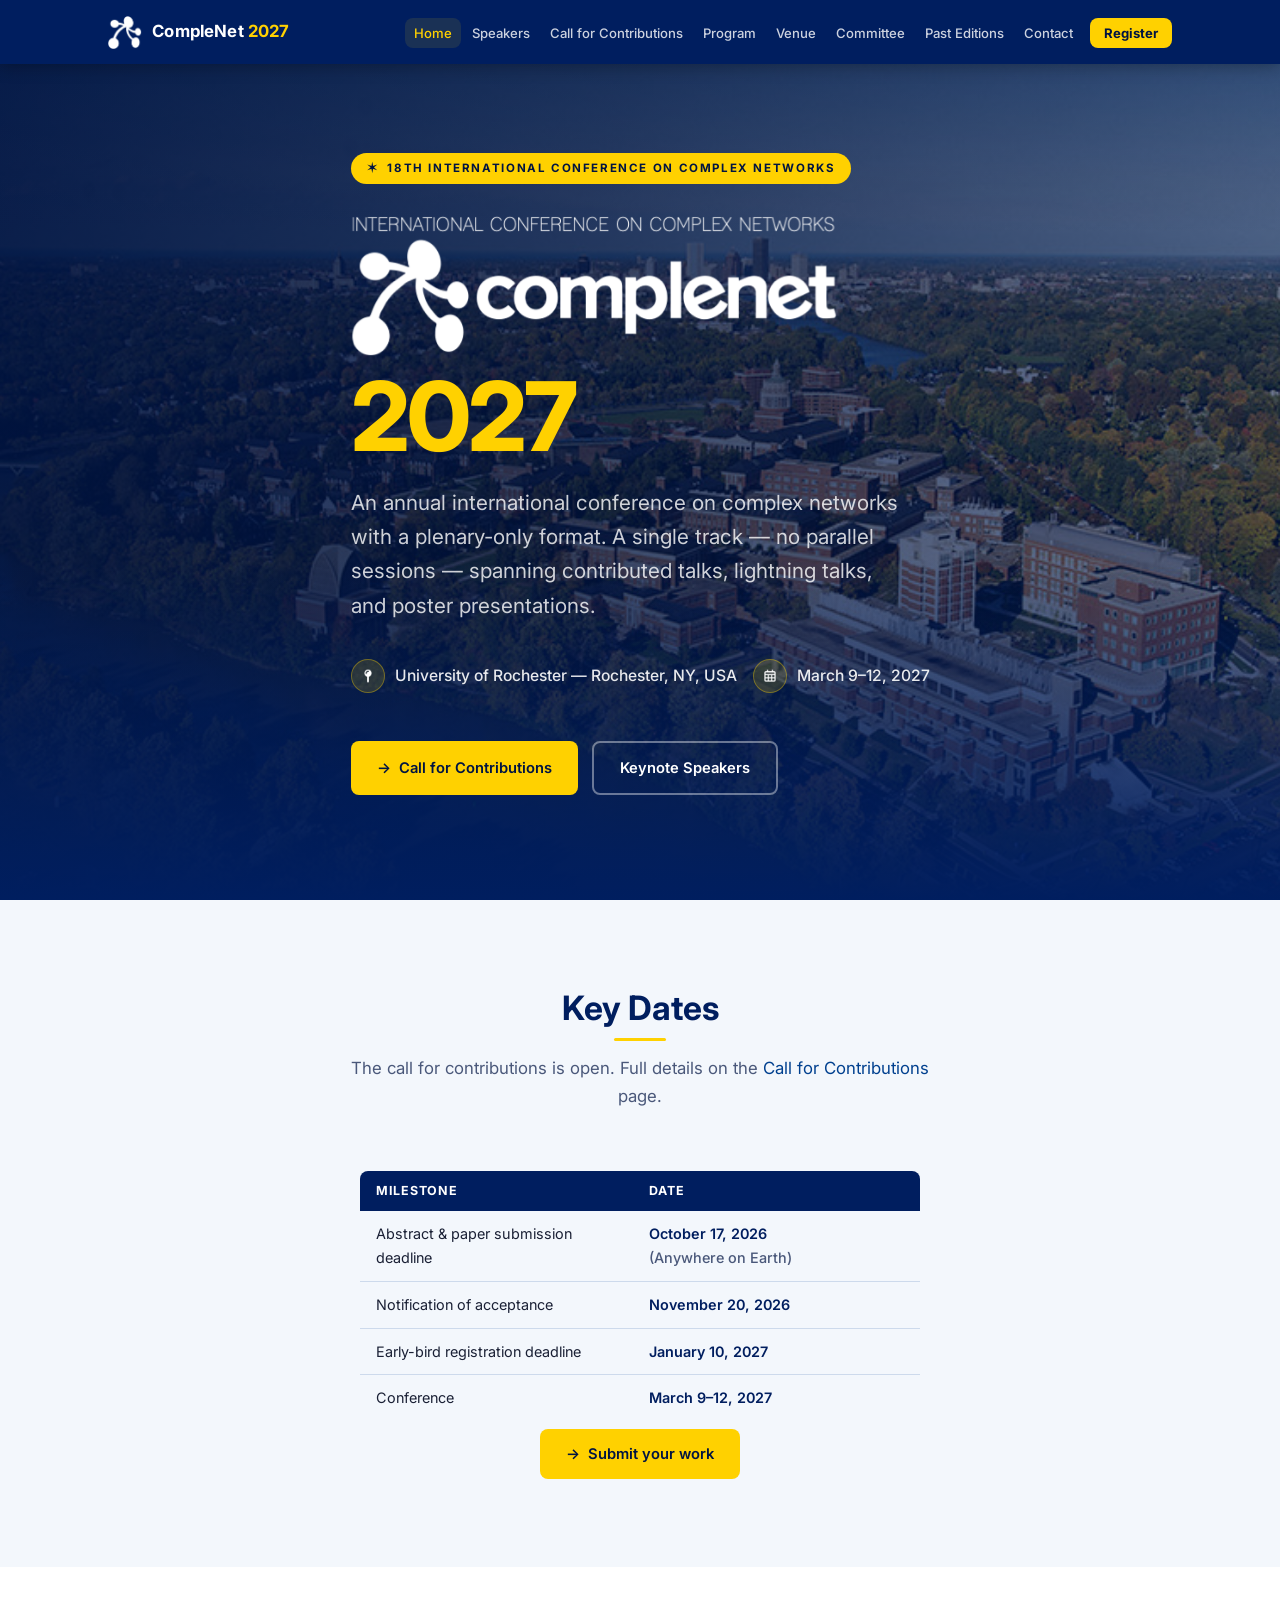
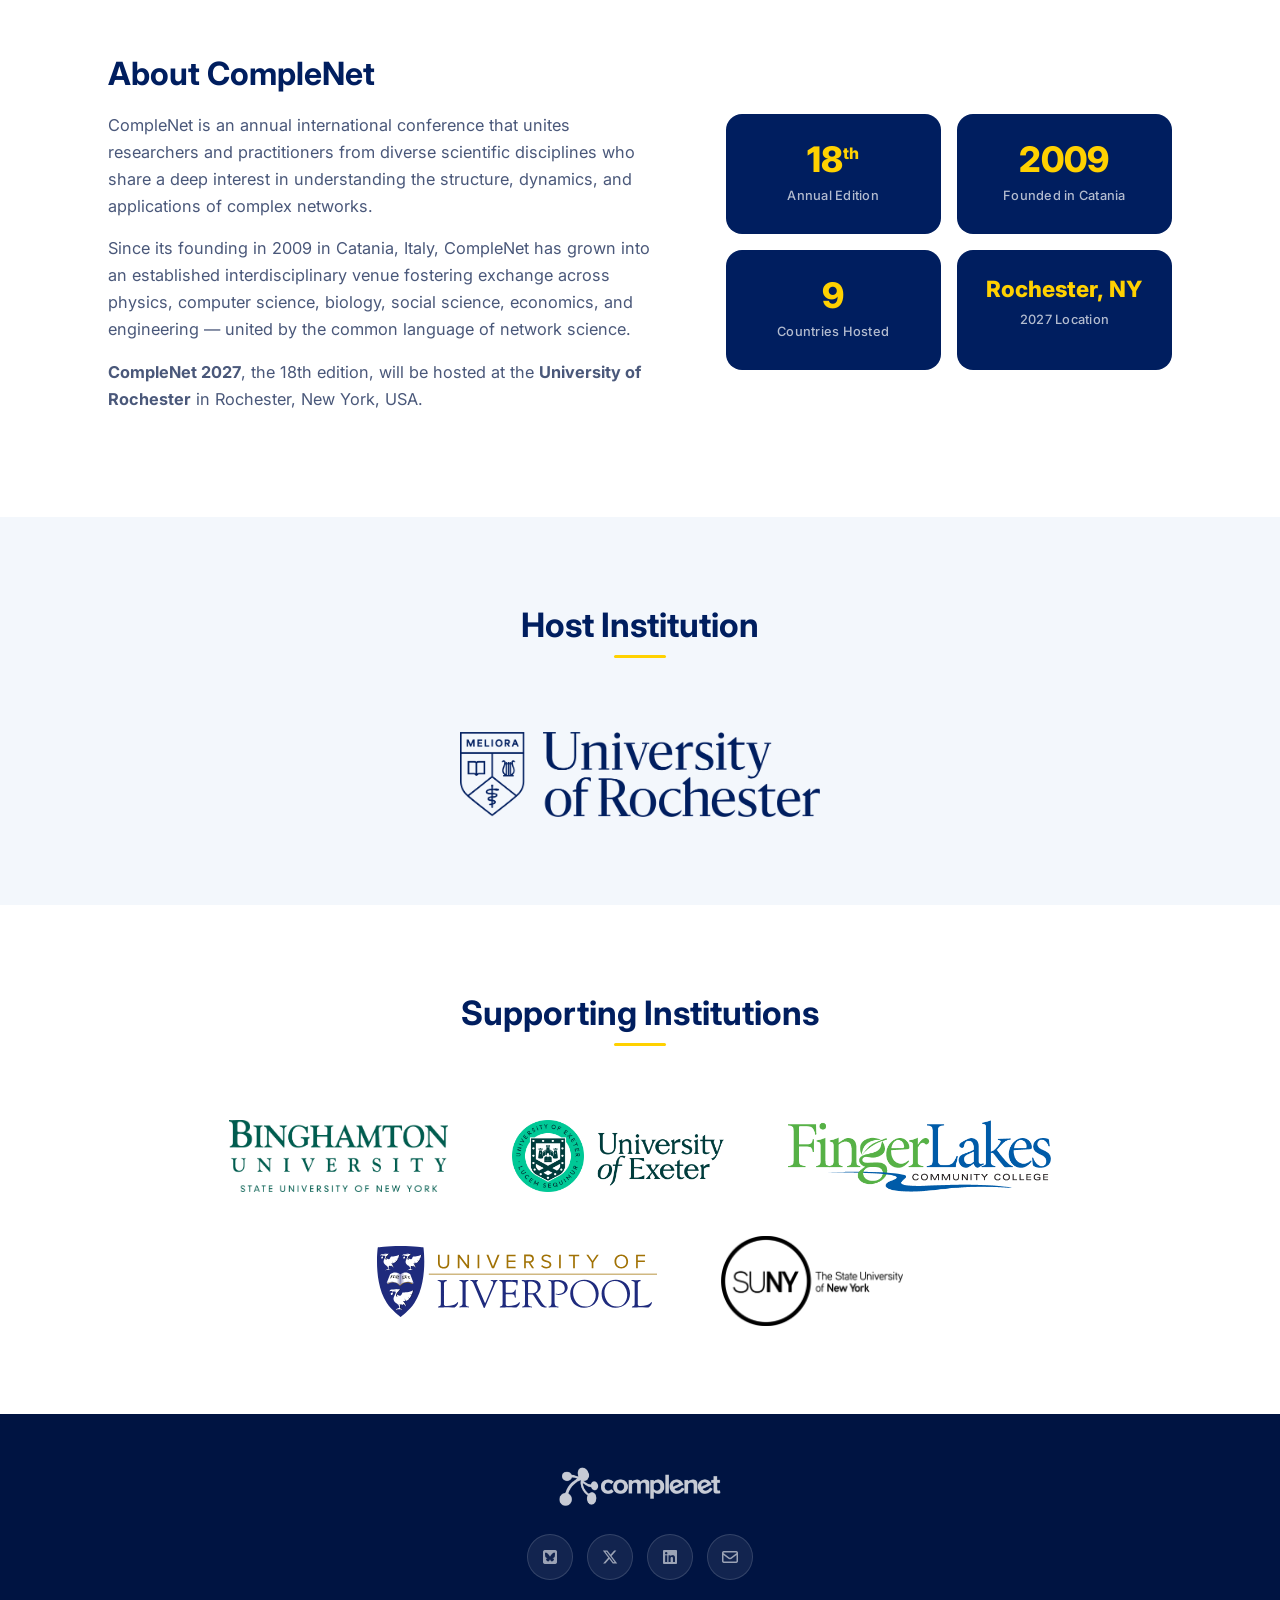
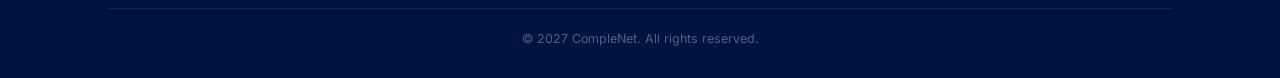
<file: index.html>
<!DOCTYPE html>
<html lang="en">
<head>
  <meta charset="UTF-8">
  <meta name="viewport" content="width=device-width, initial-scale=1.0">
  <title>CompleNet 2027 — 18th International Conference on Complex Networks</title>
  <meta name="description" content="CompleNet 2027, the 18th International Conference on Complex Networks, hosted at the University of Rochester, Rochester, NY, USA.">
  <link rel="canonical" href="https://complenet.github.io/">

  <!-- Link previews (Bluesky, X, Slack, Mastodon) -->
  <meta property="og:type"        content="website">
  <meta property="og:site_name"   content="CompleNet 2027">
  <meta property="og:locale"      content="en_US">
  <meta property="og:url"         content="https://complenet.github.io/">
  <meta property="og:title"       content="CompleNet 2027 — 18th International Conference on Complex Networks">
  <meta property="og:description" content="CompleNet 2027, the 18th International Conference on Complex Networks, hosted at the University of Rochester, Rochester, NY, USA.">
  <meta property="og:image"       content="https://complenet.github.io/Logos/og-card.png">
  <meta property="og:image:width"  content="1200">
  <meta property="og:image:height" content="630">
  <meta property="og:image:alt"   content="CompleNet 2027, the 18th International Conference on Complex Networks, March 9-12, 2027, University of Rochester, Rochester, NY, USA">
  <meta name="twitter:card"        content="summary_large_image">
  <meta name="twitter:site"        content="@CompleNet">
  <meta name="twitter:title"       content="CompleNet 2027 — 18th International Conference on Complex Networks">
  <meta name="twitter:description" content="CompleNet 2027, the 18th International Conference on Complex Networks, hosted at the University of Rochester, Rochester, NY, USA.">
  <meta name="twitter:image"       content="https://complenet.github.io/Logos/og-card.png">
  <meta name="twitter:image:alt"   content="CompleNet 2027, the 18th International Conference on Complex Networks, March 9-12, 2027, University of Rochester, Rochester, NY, USA">

  <link rel="preconnect" href="https://fonts.googleapis.com">
  <link rel="preconnect" href="https://fonts.gstatic.com" crossorigin>
  <link href="https://fonts.googleapis.com/css2?family=Inter:wght@300;400;500;600;700;800&display=swap" rel="stylesheet">
  <link rel="icon" href="favicon.ico" sizes="any">
  <link rel="icon" type="image/png" sizes="32x32" href="favicon-32x32.png">
  <link rel="icon" type="image/png" sizes="16x16" href="favicon-16x16.png">
  <link rel="apple-touch-icon" href="apple-touch-icon.png">
  <link rel="stylesheet" href="style.css">
</head>
<body>

<!-- ═══ NAVBAR ═══ -->
<nav id="navbar">
  <div class="container">
    <div class="nav-inner">
      <a href="index.html" class="nav-brand">
        <img src="Logos/LogoSmall.png" alt="CompleNet logo">
        <span class="nav-brand-text">CompleNet&nbsp;<span class="nav-brand-year">2027</span></span>
      </a>
      <ul class="nav-links" id="navLinks">
        <li><a href="index.html"         class="active">Home</a></li>
        <li><a href="speakers.html">Speakers</a></li>
        <li><a href="cfp.html">Call for Contributions</a></li>
        <li><a href="program.html">Program</a></li>
        <li><a href="venue.html">Venue</a></li>
        <li><a href="committee.html">Committee</a></li>
        <li><a href="past-editions.html">Past Editions</a></li>
        <li><a href="contact.html">Contact</a></li>
        <li><a href="registration.html" class="nav-cta">Register</a></li>
      </ul>
      <button class="nav-toggle" id="navToggle" aria-label="Toggle navigation">
        <span></span><span></span><span></span>
      </button>
    </div>
  </div>
</nav>

<!-- ═══ HERO ═══ -->
<section id="hero">
  <div class="hero-bg"></div>
  <div class="container">
    <div class="hero-content">

      <h1 class="sr-only">CompleNet 2027 &mdash; 18th International Conference on Complex Networks</h1>

      <div class="hero-badge">&#x2736;&nbsp; 18th International Conference on Complex Networks</div>

      <div class="hero-title-area">
        <img src="Logos/CompleNetComplete.png" alt="CompleNet" class="hero-complenet-logo">
        <div class="hero-year">2027</div>
      </div>

      <p class="hero-subtitle">
        An annual international conference on complex networks with a plenary-only format.
        A single track &mdash; no parallel sessions &mdash; spanning contributed talks,
        lightning talks, and poster presentations.
      </p>

      <div class="hero-meta">
        <div class="hero-meta-item">
          <div class="hero-meta-icon"><img src="Logos/map-pin-solid.png" alt="Location"></div>
          <span>University of Rochester &mdash; Rochester, NY, USA</span>
        </div>
        <div class="hero-meta-item">
          <div class="hero-meta-icon"><img src="Logos/calendar-days-regular.png" alt="Date"></div>
          <span>March 9&ndash;12, 2027</span>
        </div>
      </div>

      <div class="hero-actions">
        <a href="cfp.html"      class="btn btn-primary">&#8594;&nbsp; Call for Contributions</a>
        <a href="speakers.html" class="btn btn-outline">Keynote Speakers</a>
      </div>

    </div>
  </div>
</section>

<!-- ═══ KEY DATES ═══ -->
<section id="key-dates" class="section section-alt">
  <div class="container">
    <div class="section-header">
      <h2>Key Dates</h2>
      <p>
        The call for contributions is open. Full details on the
        <a href="cfp.html">Call for Contributions</a> page.
      </p>
    </div>
    <table class="dates-table dates-centered">
      <thead>
        <tr><th>Milestone</th><th>Date</th></tr>
      </thead>
      <tbody>
        <tr><td>Abstract &amp; paper submission deadline</td><td class="date-val">October 17, 2026 <span class="date-aoe">(Anywhere on Earth)</span></td></tr>
        <tr><td>Notification of acceptance</td>             <td class="date-val">November 20, 2026</td></tr>
        <tr><td>Early-bird registration deadline</td>       <td class="date-val">January 10, 2027</td></tr>
        <tr><td>Conference</td>                             <td class="date-val">March 9&ndash;12, 2027</td></tr>
      </tbody>
    </table>
    <div class="key-dates-actions">
      <a href="cfp.html" class="btn btn-primary">&#8594;&nbsp; Submit your work</a>
    </div>
  </div>
</section>

<!-- ═══ ABOUT ═══ -->
<section id="about" class="section">
  <div class="container">
    <div class="about-grid">

      <div class="about-text">
        <h2>About CompleNet</h2>
        <p>
          CompleNet is an annual international conference that unites researchers and practitioners
          from diverse scientific disciplines who share a deep interest in understanding the
          structure, dynamics, and applications of complex networks.
        </p>
        <p>
          Since its founding in 2009 in Catania, Italy, CompleNet has grown into an established
          interdisciplinary venue fostering exchange across physics, computer science, biology,
          social science, economics, and engineering &mdash; united by the common language of
          network science.
        </p>
        <p>
          <strong>CompleNet 2027</strong>, the 18th edition, will be hosted at the
          <strong>University of Rochester</strong> in Rochester, New York, USA.
        </p>
      </div>

      <div class="about-stats">
        <div class="stat-card">
          <div class="stat-number">18<sup>th</sup></div>
          <div class="stat-label">Annual Edition</div>
        </div>
        <div class="stat-card">
          <div class="stat-number">2009</div>
          <div class="stat-label">Founded in Catania</div>
        </div>
        <div class="stat-card">
          <div class="stat-number">9</div>
          <div class="stat-label">Countries Hosted</div>
        </div>
        <div class="stat-card">
          <div class="stat-number" style="font-size:1.4rem">Rochester,&nbsp;NY</div>
          <div class="stat-label">2027 Location</div>
        </div>
      </div>

    </div>
  </div>
</section>

<!-- ═══ HOST INSTITUTION ═══ -->
<section id="host-institution" class="section section-alt">
  <div class="container">
    <div class="section-header">
      <h2>Host Institution</h2>
    </div>
    <div class="inst-grid">
      <div class="inst-card">
        <img src="Logos/Rochester.png" alt="University of Rochester">
      </div>
    </div>
  </div>
</section>

<!-- ═══ SUPPORTING INSTITUTIONS ═══ -->
<section id="supporting-institutions" class="section">
  <div class="container">
    <div class="section-header">
      <h2>Supporting Institutions</h2>
    </div>
    <div class="inst-grid">
      <div class="inst-card">
        <img src="Logos/Binghamton.png" alt="Binghamton University">
      </div>
      <div class="inst-card">
        <img src="Logos/Exeter.png" alt="University of Exeter">
      </div>
      <div class="inst-card">
        <img src="Logos/FingerLakes.png" alt="Finger Lakes Community College">
      </div>
    </div>
    <div class="inst-grid">
      <div class="inst-card">
        <img src="Logos/Liverpool.svg" alt="University of Liverpool">
      </div>
      <div class="inst-card">
        <img src="Logos/Suny.png" alt="State University of New York (SUNY)">
      </div>
    </div>
  </div>
</section>

<!-- ═══ FOOTER ═══ -->
<footer>
  <div class="container">
    <div class="footer-simple">
      <img src="Logos/CompleNet.png" alt="CompleNet" class="footer-main-logo">
      <div class="footer-social">
        <a href="https://bsky.app/profile/complenet.bsky.social"
           target="_blank" rel="noopener" class="social-link" title="Bluesky">
          <span class="social-icon si-bluesky" aria-hidden="true"></span>
        </a>
        <a href="https://x.com/CompleNet"
           target="_blank" rel="noopener" class="social-link" title="X (Twitter)">
          <span class="social-icon si-x" aria-hidden="true"></span>
        </a>
        <a href="https://www.linkedin.com/company/136134955/"
           target="_blank" rel="noopener" class="social-link" title="LinkedIn">
          <span class="social-icon si-linkedin" aria-hidden="true"></span>
        </a>
        <a href="#" data-email
           class="social-link" title="Email the organizers">
          <span class="social-icon si-envelope" aria-hidden="true"></span>
        </a>
      </div>
      <div class="footer-bottom">
        <span>&copy; 2027 CompleNet. All rights reserved.</span>
      </div>
    </div>
  </div>
</footer>

<script>
  const toggle   = document.getElementById('navToggle');
  const navLinks = document.getElementById('navLinks');
  toggle.addEventListener('click', () => navLinks.classList.toggle('open'));
  navLinks.querySelectorAll('a').forEach(a =>
    a.addEventListener('click', () => navLinks.classList.remove('open'))
  );
</script>
  <script src="email.js"></script>
</body>
</html>
</file>
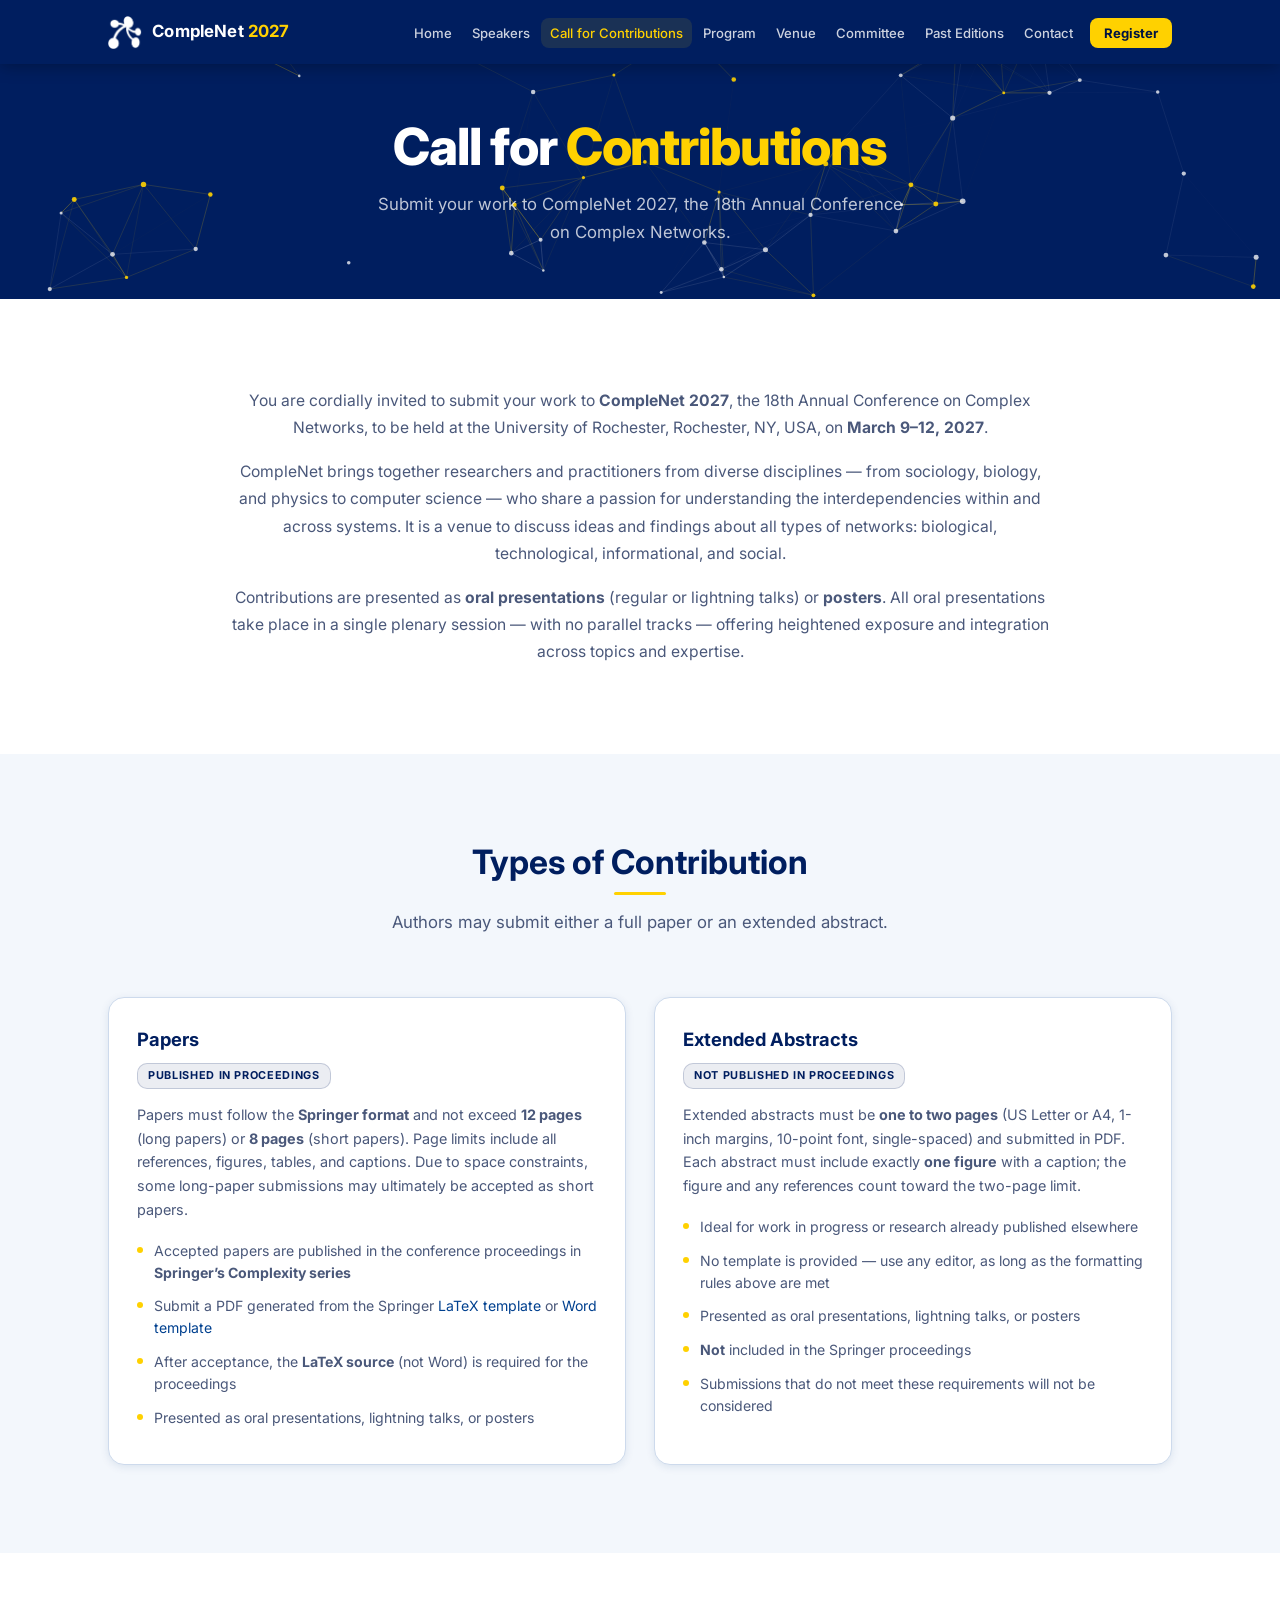
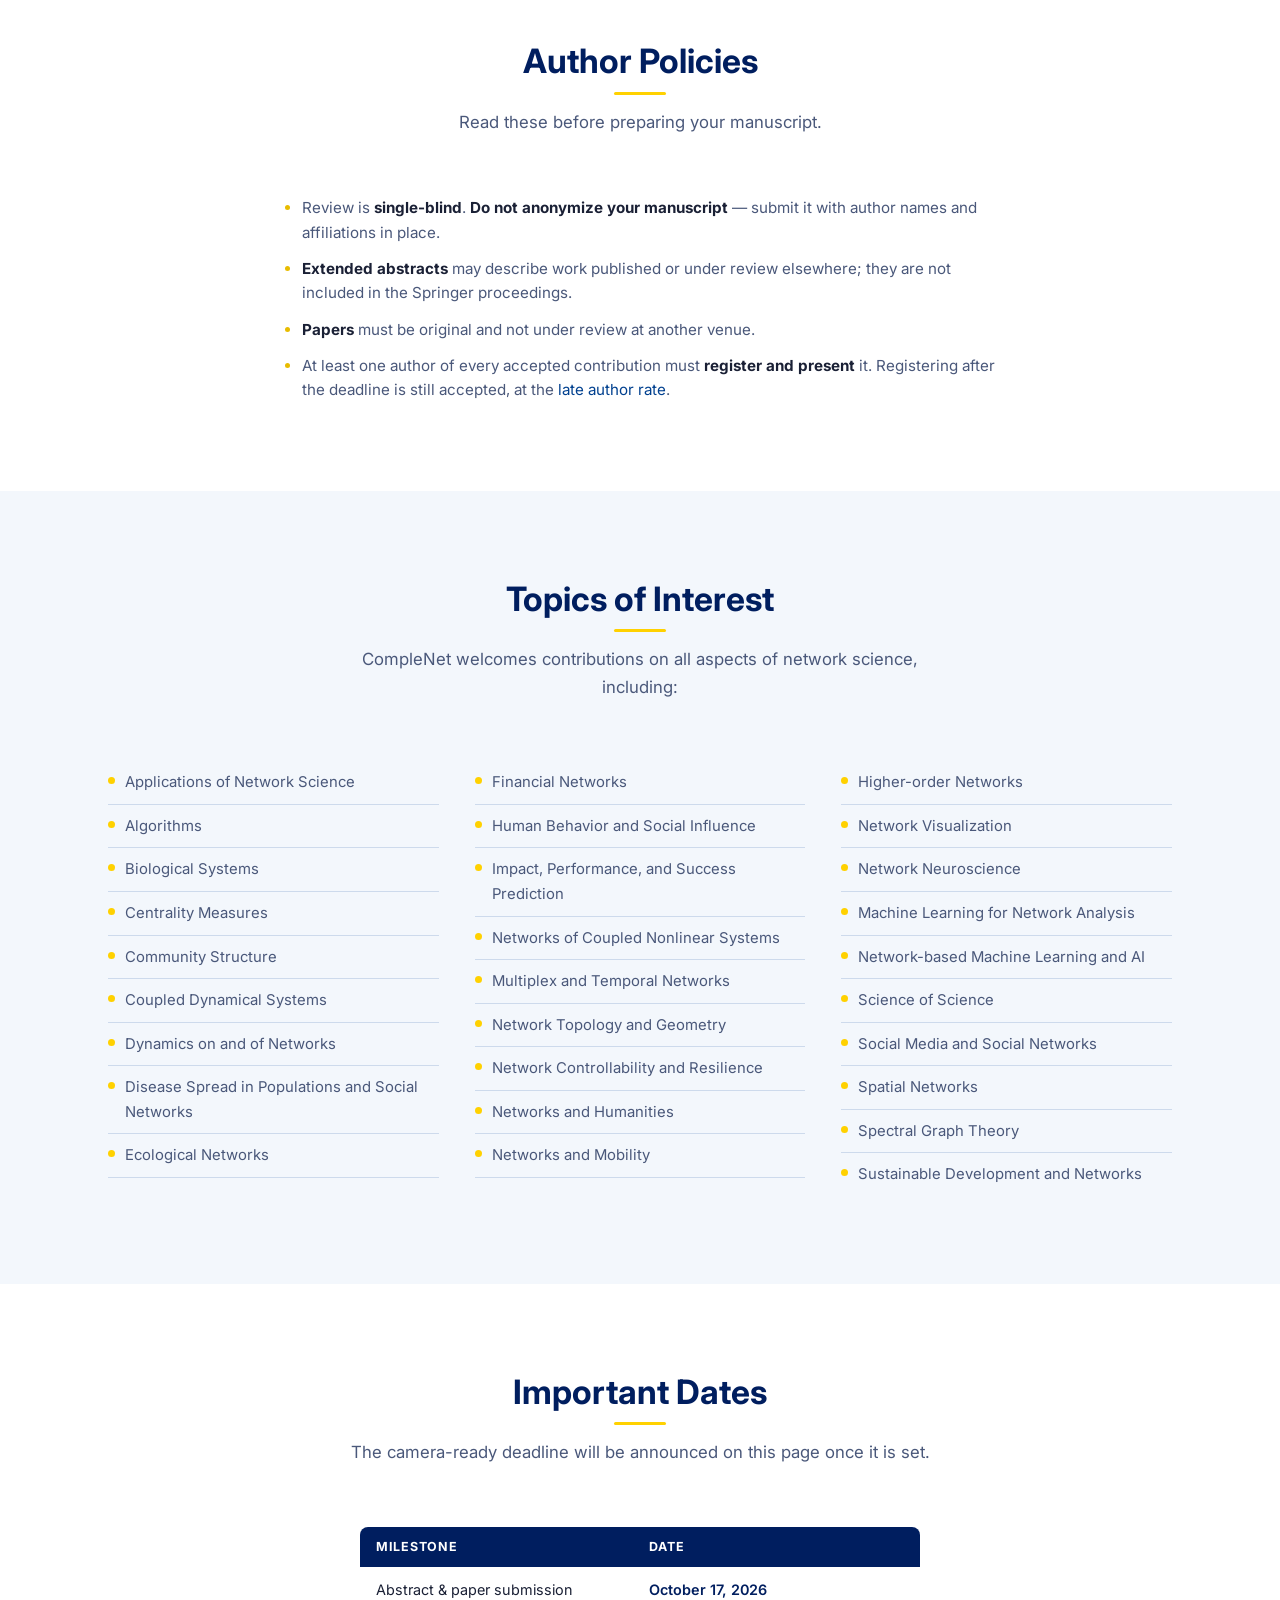
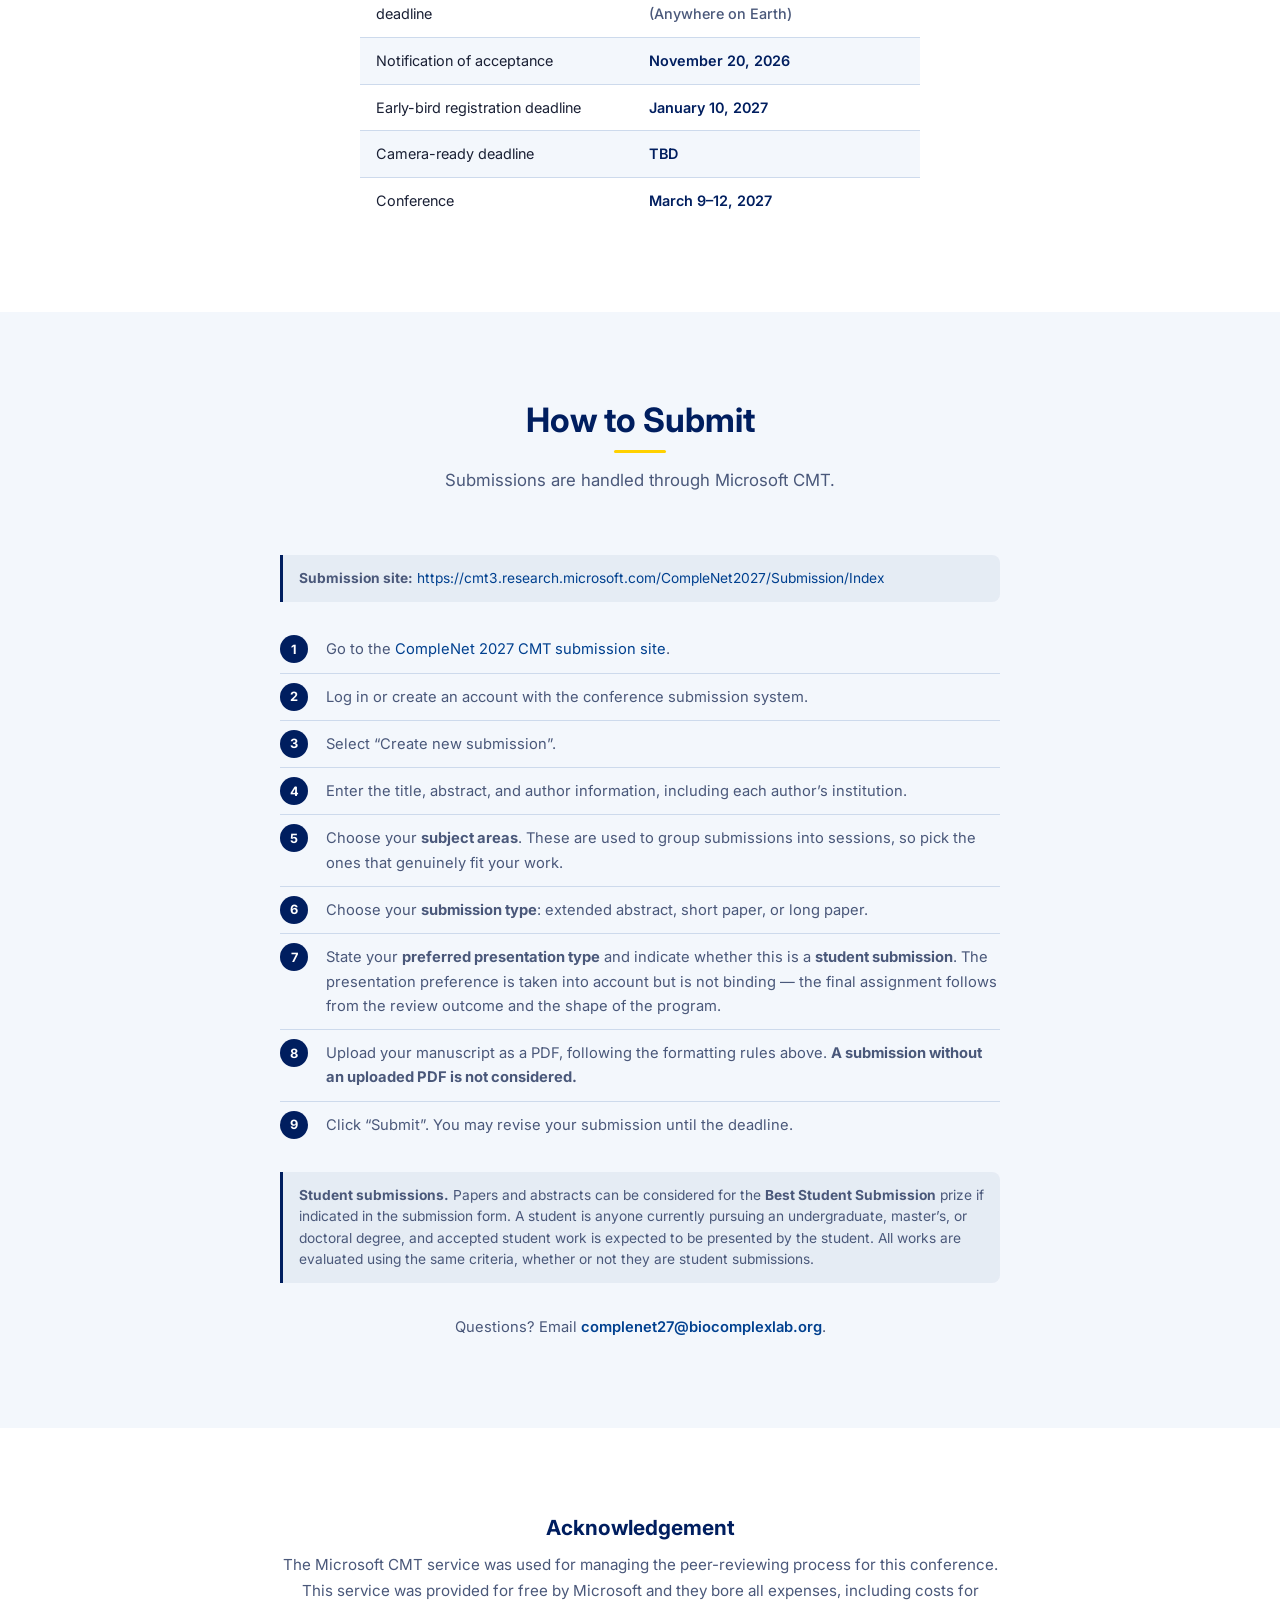
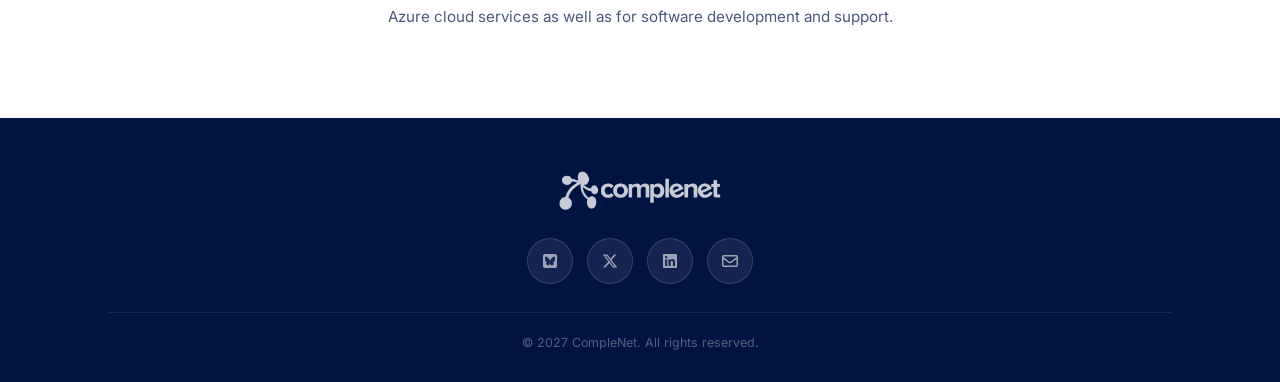
<file: cfp.html>
<!DOCTYPE html>
<html lang="en">
<head>
  <meta charset="UTF-8">
  <meta name="viewport" content="width=device-width, initial-scale=1.0">
  <title>Call for Contributions — CompleNet 2027</title>
  <meta name="description" content="Call for contributions at CompleNet 2027, the 18th International Conference on Complex Networks.">
  <link rel="canonical" href="https://complenet.github.io/cfp.html">

  <!-- Link previews (Bluesky, X, Slack, Mastodon) -->
  <meta property="og:type"        content="website">
  <meta property="og:site_name"   content="CompleNet 2027">
  <meta property="og:locale"      content="en_US">
  <meta property="og:url"         content="https://complenet.github.io/cfp.html">
  <meta property="og:title"       content="Call for Contributions — CompleNet 2027">
  <meta property="og:description" content="Call for contributions at CompleNet 2027, the 18th International Conference on Complex Networks.">
  <meta property="og:image"       content="https://complenet.github.io/Logos/og-card.png">
  <meta property="og:image:width"  content="1200">
  <meta property="og:image:height" content="630">
  <meta property="og:image:alt"   content="CompleNet 2027, the 18th International Conference on Complex Networks, March 9-12, 2027, University of Rochester, Rochester, NY, USA">
  <meta name="twitter:card"        content="summary_large_image">
  <meta name="twitter:site"        content="@CompleNet">
  <meta name="twitter:title"       content="Call for Contributions — CompleNet 2027">
  <meta name="twitter:description" content="Call for contributions at CompleNet 2027, the 18th International Conference on Complex Networks.">
  <meta name="twitter:image"       content="https://complenet.github.io/Logos/og-card.png">
  <meta name="twitter:image:alt"   content="CompleNet 2027, the 18th International Conference on Complex Networks, March 9-12, 2027, University of Rochester, Rochester, NY, USA">

  <link rel="preconnect" href="https://fonts.googleapis.com">
  <link rel="preconnect" href="https://fonts.gstatic.com" crossorigin>
  <link href="https://fonts.googleapis.com/css2?family=Inter:wght@300;400;500;600;700;800&display=swap" rel="stylesheet">
  <link rel="icon" href="favicon.ico" sizes="any">
  <link rel="icon" type="image/png" sizes="32x32" href="favicon-32x32.png">
  <link rel="icon" type="image/png" sizes="16x16" href="favicon-16x16.png">
  <link rel="apple-touch-icon" href="apple-touch-icon.png">
  <link rel="stylesheet" href="style.css">
</head>
<body>

<!-- ═══ NAVBAR ═══ -->
<nav id="navbar">
  <div class="container">
    <div class="nav-inner">
      <a href="index.html" class="nav-brand">
        <img src="Logos/LogoSmall.png" alt="CompleNet logo">
        <span class="nav-brand-text">CompleNet&nbsp;<span class="nav-brand-year">2027</span></span>
      </a>
      <ul class="nav-links" id="navLinks">
        <li><a href="index.html">Home</a></li>
        <li><a href="speakers.html">Speakers</a></li>
        <li><a href="cfp.html"            class="active">Call for Contributions</a></li>
        <li><a href="program.html">Program</a></li>
        <li><a href="venue.html">Venue</a></li>
        <li><a href="committee.html">Committee</a></li>
        <li><a href="past-editions.html">Past Editions</a></li>
        <li><a href="contact.html">Contact</a></li>
        <li><a href="registration.html" class="nav-cta">Register</a></li>
      </ul>
      <button class="nav-toggle" id="navToggle" aria-label="Toggle navigation">
        <span></span><span></span><span></span>
      </button>
    </div>
  </div>
</nav>

<!-- ═══ PAGE HEADER ═══ -->
<header class="page-header">
  <canvas class="page-header-net" aria-hidden="true"></canvas>
  <div class="container">
    <h1>Call for <span>Contributions</span></h1>
    <p>Submit your work to CompleNet 2027, the 18th Annual Conference on Complex Networks.</p>
  </div>
</header>

<!-- ═══ OVERVIEW ═══ -->
<section class="section">
  <div class="container">
    <div class="cfp-lead">
      <p>
        You are cordially invited to submit your work to <strong>CompleNet 2027</strong>, the
        18th Annual Conference on Complex Networks, to be held at the University of Rochester,
        Rochester, NY, USA, on <strong>March 9&ndash;12, 2027</strong>.
      </p>
      <p>
        CompleNet brings together researchers and practitioners from diverse disciplines &mdash;
        from sociology, biology, and physics to computer science &mdash; who share a passion for
        understanding the interdependencies within and across systems. It is a venue to discuss
        ideas and findings about all types of networks: biological, technological, informational,
        and social.
      </p>
      <p>
        Contributions are presented as <strong>oral presentations</strong> (regular or lightning
        talks) or <strong>posters</strong>. All oral presentations take place in a single plenary
        session &mdash; with no parallel tracks &mdash; offering heightened exposure and
        integration across topics and expertise.
      </p>
    </div>
  </div>
</section>

<!-- ═══ TYPES OF CONTRIBUTION ═══ -->
<section class="section section-alt">
  <div class="container">
    <div class="section-header">
      <h2>Types of Contribution</h2>
      <p>Authors may submit either a full paper or an extended abstract.</p>
    </div>
    <div class="contrib-grid">

      <div class="contrib-card">
        <h3>Papers</h3>
        <div class="contrib-tag tag-published">Published in proceedings</div>
        <p>
          Papers must follow the <strong>Springer format</strong> and not exceed
          <strong>12 pages</strong> (long papers) or <strong>8 pages</strong> (short papers).
          Page limits include all references, figures, tables, and captions. Due to space
          constraints, some long-paper submissions may ultimately be accepted as short papers.
        </p>
        <ul>
          <li>Accepted papers are published in the conference proceedings in <strong>Springer&rsquo;s Complexity series</strong></li>
          <li>
            Submit a PDF generated from the Springer
            <a href="Templates/springer-latex-package.zip" download>LaTeX template</a>
            or
            <a href="Templates/springer-word-template.zip" download>Word template</a>
          </li>
          <li>After acceptance, the <strong>LaTeX source</strong> (not Word) is required for the proceedings</li>
          <li>Presented as oral presentations, lightning talks, or posters</li>
        </ul>
      </div>

      <div class="contrib-card">
        <h3>Extended Abstracts</h3>
        <div class="contrib-tag tag-unpublished">Not published in proceedings</div>
        <p>
          Extended abstracts must be <strong>one to two pages</strong> (US Letter or A4, 1-inch
          margins, 10-point font, single-spaced) and submitted in PDF. Each abstract must include
          exactly <strong>one figure</strong> with a caption; the figure and any references count
          toward the two-page limit.
        </p>
        <ul>
          <li>Ideal for work in progress or research already published elsewhere</li>
          <li>No template is provided &mdash; use any editor, as long as the formatting rules above are met</li>
          <li>Presented as oral presentations, lightning talks, or posters</li>
          <li><strong>Not</strong> included in the Springer proceedings</li>
          <li>Submissions that do not meet these requirements will not be considered</li>
        </ul>
      </div>

    </div>
  </div>
</section>

<!-- ═══ AUTHOR POLICIES ═══ -->
<section class="section">
  <div class="container">
    <div class="section-header">
      <h2>Author Policies</h2>
      <p>Read these before preparing your manuscript.</p>
    </div>

    <ul class="policy-list">
      <li>Review is <strong>single-blind</strong>. <strong>Do not anonymize your manuscript</strong> &mdash; submit it with author names and affiliations in place.</li>
      <li><strong>Extended abstracts</strong> may describe work published or under review elsewhere; they are not included in the Springer proceedings.</li>
      <li><strong>Papers</strong> must be original and not under review at another venue.</li>
      <li>At least one author of every accepted contribution must <strong>register and present</strong> it. Registering after the deadline is still accepted, at the <a href="registration.html">late author rate</a>.</li>
    </ul>
  </div>
</section>

<!-- ═══ TOPICS ═══ -->
<section class="section section-alt">
  <div class="container">
    <div class="section-header">
      <h2>Topics of Interest</h2>
      <p>CompleNet welcomes contributions on all aspects of network science, including:</p>
    </div>
    <ul class="topics-list topics-cols">
      <li>Applications of Network Science</li>
      <li>Algorithms</li>
      <li>Biological Systems</li>
      <li>Centrality Measures</li>
      <li>Community Structure</li>
      <li>Coupled Dynamical Systems</li>
      <li>Dynamics on and of Networks</li>
      <li>Disease Spread in Populations and Social Networks</li>
      <li>Ecological Networks</li>
      <li>Financial Networks</li>
      <li>Human Behavior and Social Influence</li>
      <li>Impact, Performance, and Success Prediction</li>
      <li>Networks of Coupled Nonlinear Systems</li>
      <li>Multiplex and Temporal Networks</li>
      <li>Network Topology and Geometry</li>
      <li>Network Controllability and Resilience</li>
      <li>Networks and Humanities</li>
      <li>Networks and Mobility</li>
      <li>Higher-order Networks</li>
      <li>Network Visualization</li>
      <li>Network Neuroscience</li>
      <li>Machine Learning for Network Analysis</li>
      <li>Network-based Machine Learning and AI</li>
      <li>Science of Science</li>
      <li>Social Media and Social Networks</li>
      <li>Spatial Networks</li>
      <li>Spectral Graph Theory</li>
      <li>Sustainable Development and Networks</li>
    </ul>
  </div>
</section>

<!-- ═══ IMPORTANT DATES ═══ -->
<section class="section">
  <div class="container">
    <div class="section-header">
      <h2>Important Dates</h2>
      <p>The camera-ready deadline will be announced on this page once it is set.</p>
    </div>
    <table class="dates-table dates-centered">
      <thead>
        <tr><th>Milestone</th><th>Date</th></tr>
      </thead>
      <tbody>
        <tr><td>Abstract &amp; paper submission deadline</td><td class="date-val">October 17, 2026 <span class="date-aoe">(Anywhere on Earth)</span></td></tr>
        <tr><td>Notification of acceptance</td>             <td class="date-val">November 20, 2026</td></tr>
        <tr><td>Early-bird registration deadline</td>       <td class="date-val">January 10, 2027</td></tr>
        <tr><td>Camera-ready deadline</td>                  <td class="date-val">TBD</td></tr>
        <tr><td>Conference</td>                             <td class="date-val">March 9&ndash;12, 2027</td></tr>
      </tbody>
    </table>
  </div>
</section>

<!-- ═══ HOW TO SUBMIT ═══ -->
<section class="section section-alt">
  <div class="container">
    <div class="section-header">
      <h2>How to Submit</h2>
      <p>Submissions are handled through Microsoft CMT.</p>
    </div>

    <div class="cfp-note">
      <strong>Submission site:</strong>
      <a href="https://cmt3.research.microsoft.com/CompleNet2027/Submission/Index" target="_blank" rel="noopener noreferrer">https://cmt3.research.microsoft.com/CompleNet2027/Submission/Index</a>
    </div>

    <ol class="submit-steps">
      <li>Go to the <a href="https://cmt3.research.microsoft.com/CompleNet2027/Submission/Index" target="_blank" rel="noopener noreferrer">CompleNet 2027 CMT submission site</a>.</li>
      <li>Log in or create an account with the conference submission system.</li>
      <li>Select &ldquo;Create new submission&rdquo;.</li>
      <li>Enter the title, abstract, and author information, including each author&rsquo;s institution.</li>
      <li>
        Choose your <strong>subject areas</strong>. These are used to group submissions into
        sessions, so pick the ones that genuinely fit your work.
      </li>
      <li>
        Choose your <strong>submission type</strong>: extended abstract, short paper, or long
        paper.
      </li>
      <li>
        State your <strong>preferred presentation type</strong> and indicate whether this is a
        <strong>student submission</strong>. The presentation preference is taken into account
        but is not binding &mdash; the final assignment follows from the review outcome and the
        shape of the program.
      </li>
      <li>
        Upload your manuscript as a PDF, following the formatting rules above. <strong>A
        submission without an uploaded PDF is not considered.</strong>
      </li>
      <li>Click &ldquo;Submit&rdquo;. You may revise your submission until the deadline.</li>
    </ol>

    <div class="cfp-note">
      <strong>Student submissions.</strong> Papers and abstracts can be considered for the
      <strong>Best Student Submission</strong> prize if indicated in the submission form. A
      student is anyone currently pursuing an undergraduate, master&rsquo;s, or doctoral degree,
      and accepted student work is expected to be presented by the student. All works are
      evaluated using the same criteria, whether or not they are student submissions.
    </div>

    <p class="cfp-contact">
      Questions? Email <a href="#" data-email data-email-text></a>.
    </p>
  </div>
</section>

<!-- ═══ ACKNOWLEDGEMENT ═══ -->
<section class="section">
  <div class="container">
    <div class="cfp-acknowledgement">
      <h2>Acknowledgement</h2>
      <p>
        The Microsoft CMT service was used for managing the peer-reviewing process for
        this conference. This service was provided for free by Microsoft and they bore
        all expenses, including costs for Azure cloud services as well as for software
        development and support.
      </p>
    </div>
  </div>
</section>

<!-- ═══ FOOTER ═══ -->
<footer>
  <div class="container">
    <div class="footer-simple">
      <img src="Logos/CompleNet.png" alt="CompleNet" class="footer-main-logo">
      <div class="footer-social">
        <a href="https://bsky.app/profile/complenet.bsky.social"
           target="_blank" rel="noopener" class="social-link" title="Bluesky">
          <span class="social-icon si-bluesky" aria-hidden="true"></span>
        </a>
        <a href="https://x.com/CompleNet"
           target="_blank" rel="noopener" class="social-link" title="X (Twitter)">
          <span class="social-icon si-x" aria-hidden="true"></span>
        </a>
        <a href="https://www.linkedin.com/company/136134955/"
           target="_blank" rel="noopener" class="social-link" title="LinkedIn">
          <span class="social-icon si-linkedin" aria-hidden="true"></span>
        </a>
        <a href="#" data-email
           class="social-link" title="Email the organizers">
          <span class="social-icon si-envelope" aria-hidden="true"></span>
        </a>
      </div>
      <div class="footer-bottom">
        <span>&copy; 2027 CompleNet. All rights reserved.</span>
      </div>
    </div>
  </div>
</footer>

<script>
  const toggle   = document.getElementById('navToggle');
  const navLinks = document.getElementById('navLinks');
  toggle.addEventListener('click', () => navLinks.classList.toggle('open'));
  navLinks.querySelectorAll('a').forEach(a =>
    a.addEventListener('click', () => navLinks.classList.remove('open'))
  );
</script>
  <script src="header-network.js"></script>
  <script src="email.js"></script>
</body>
</html>
</file>
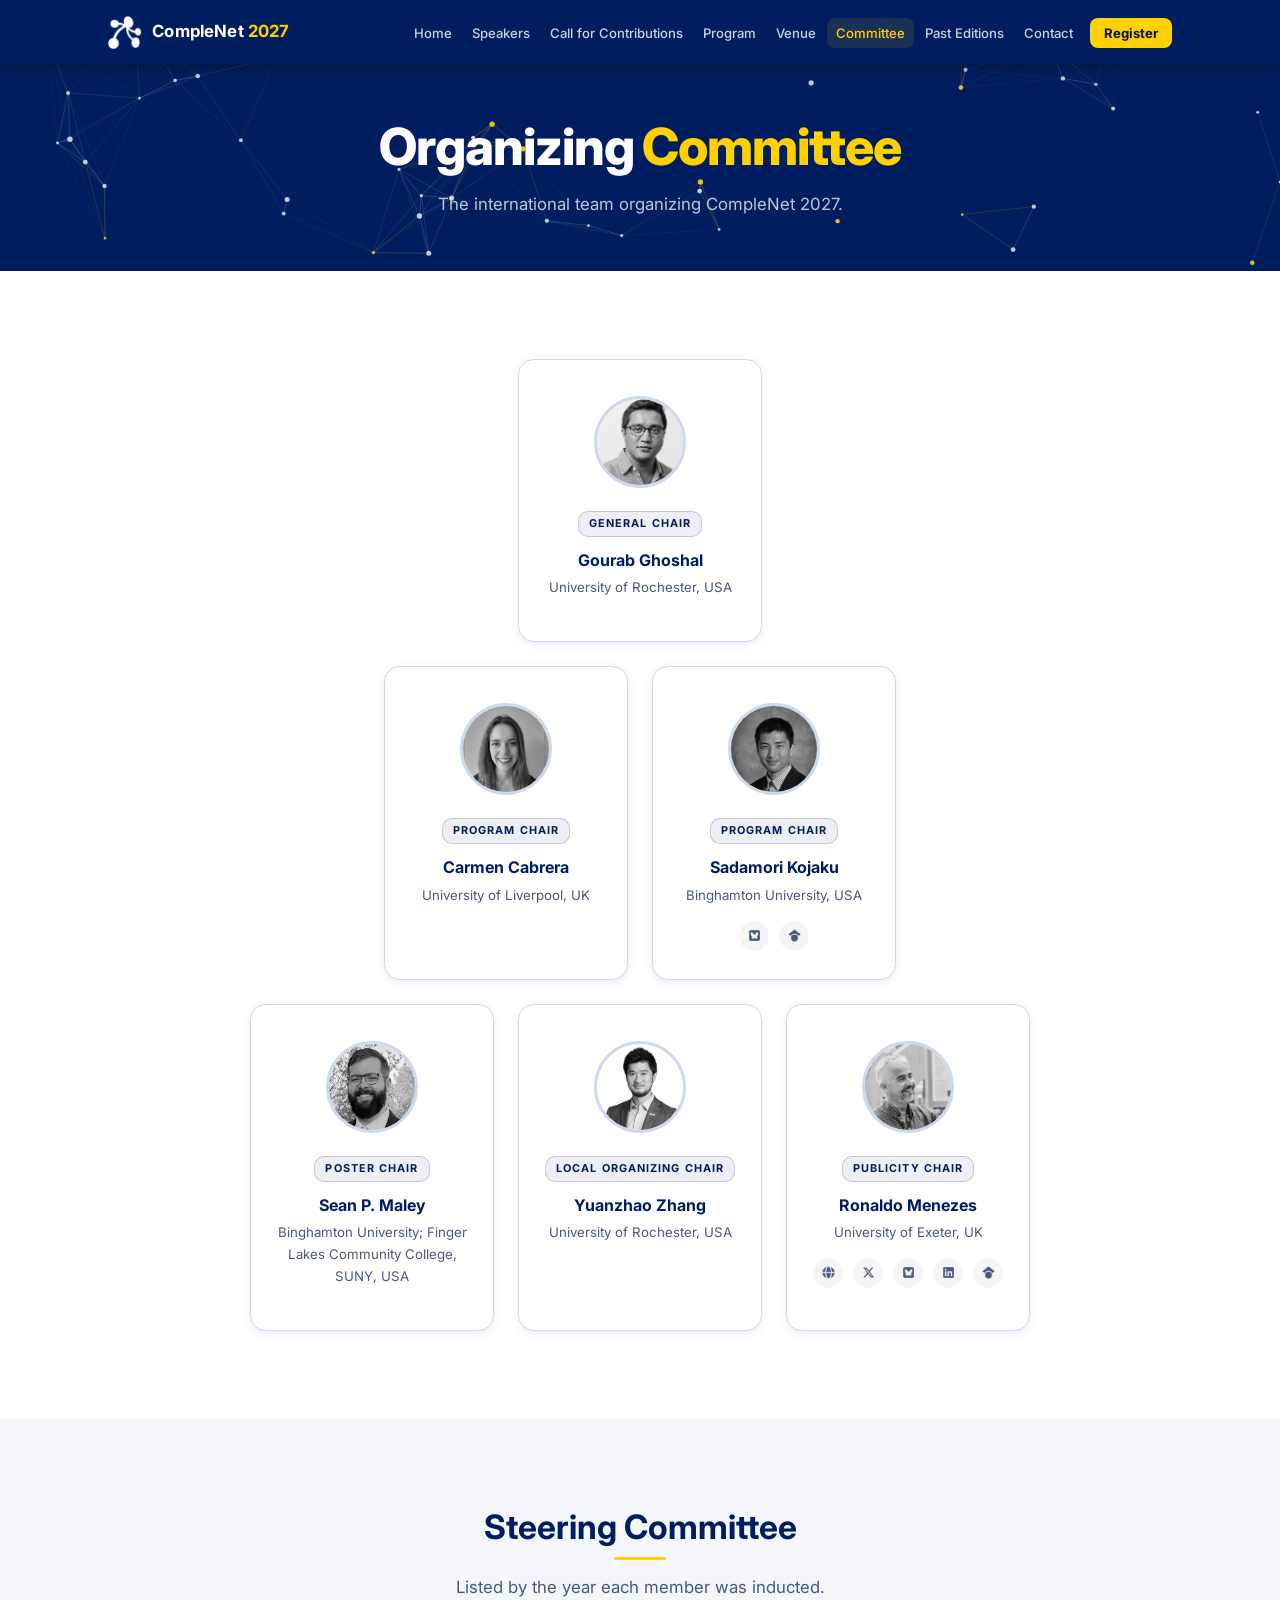
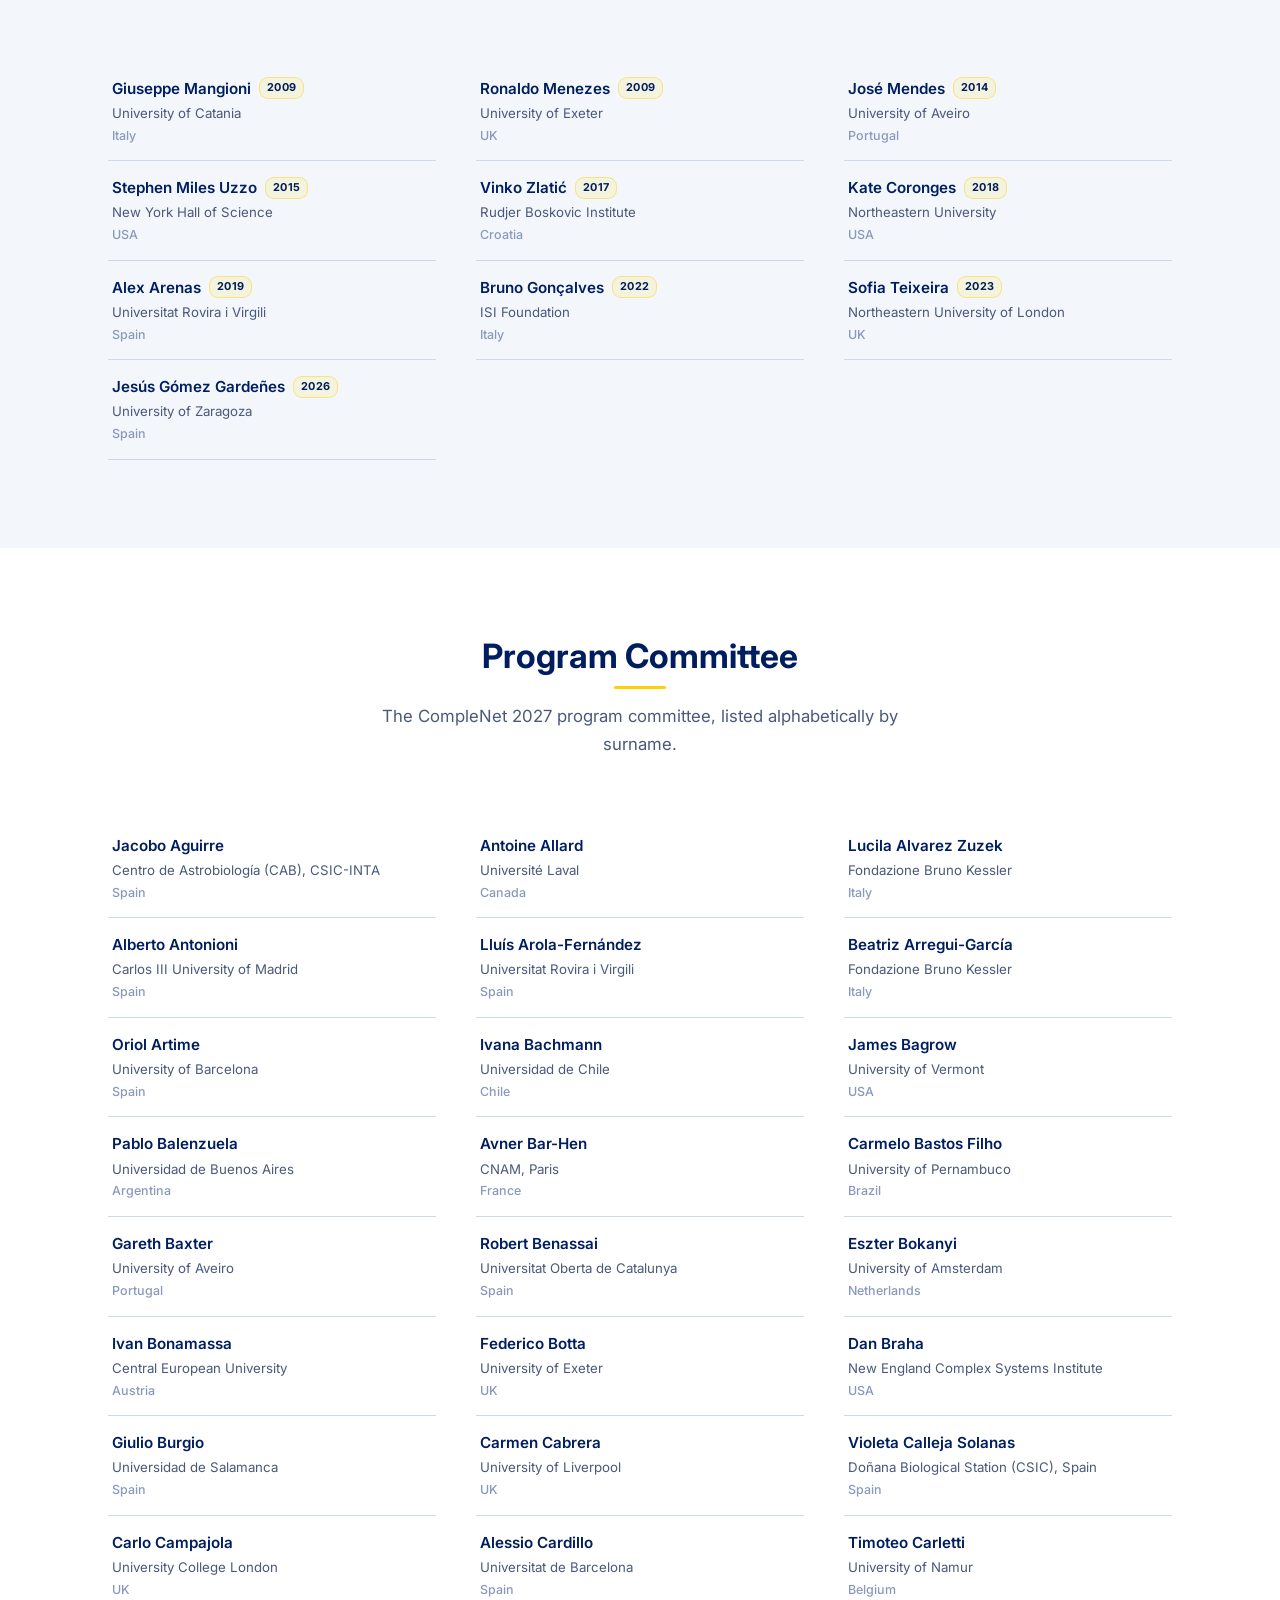
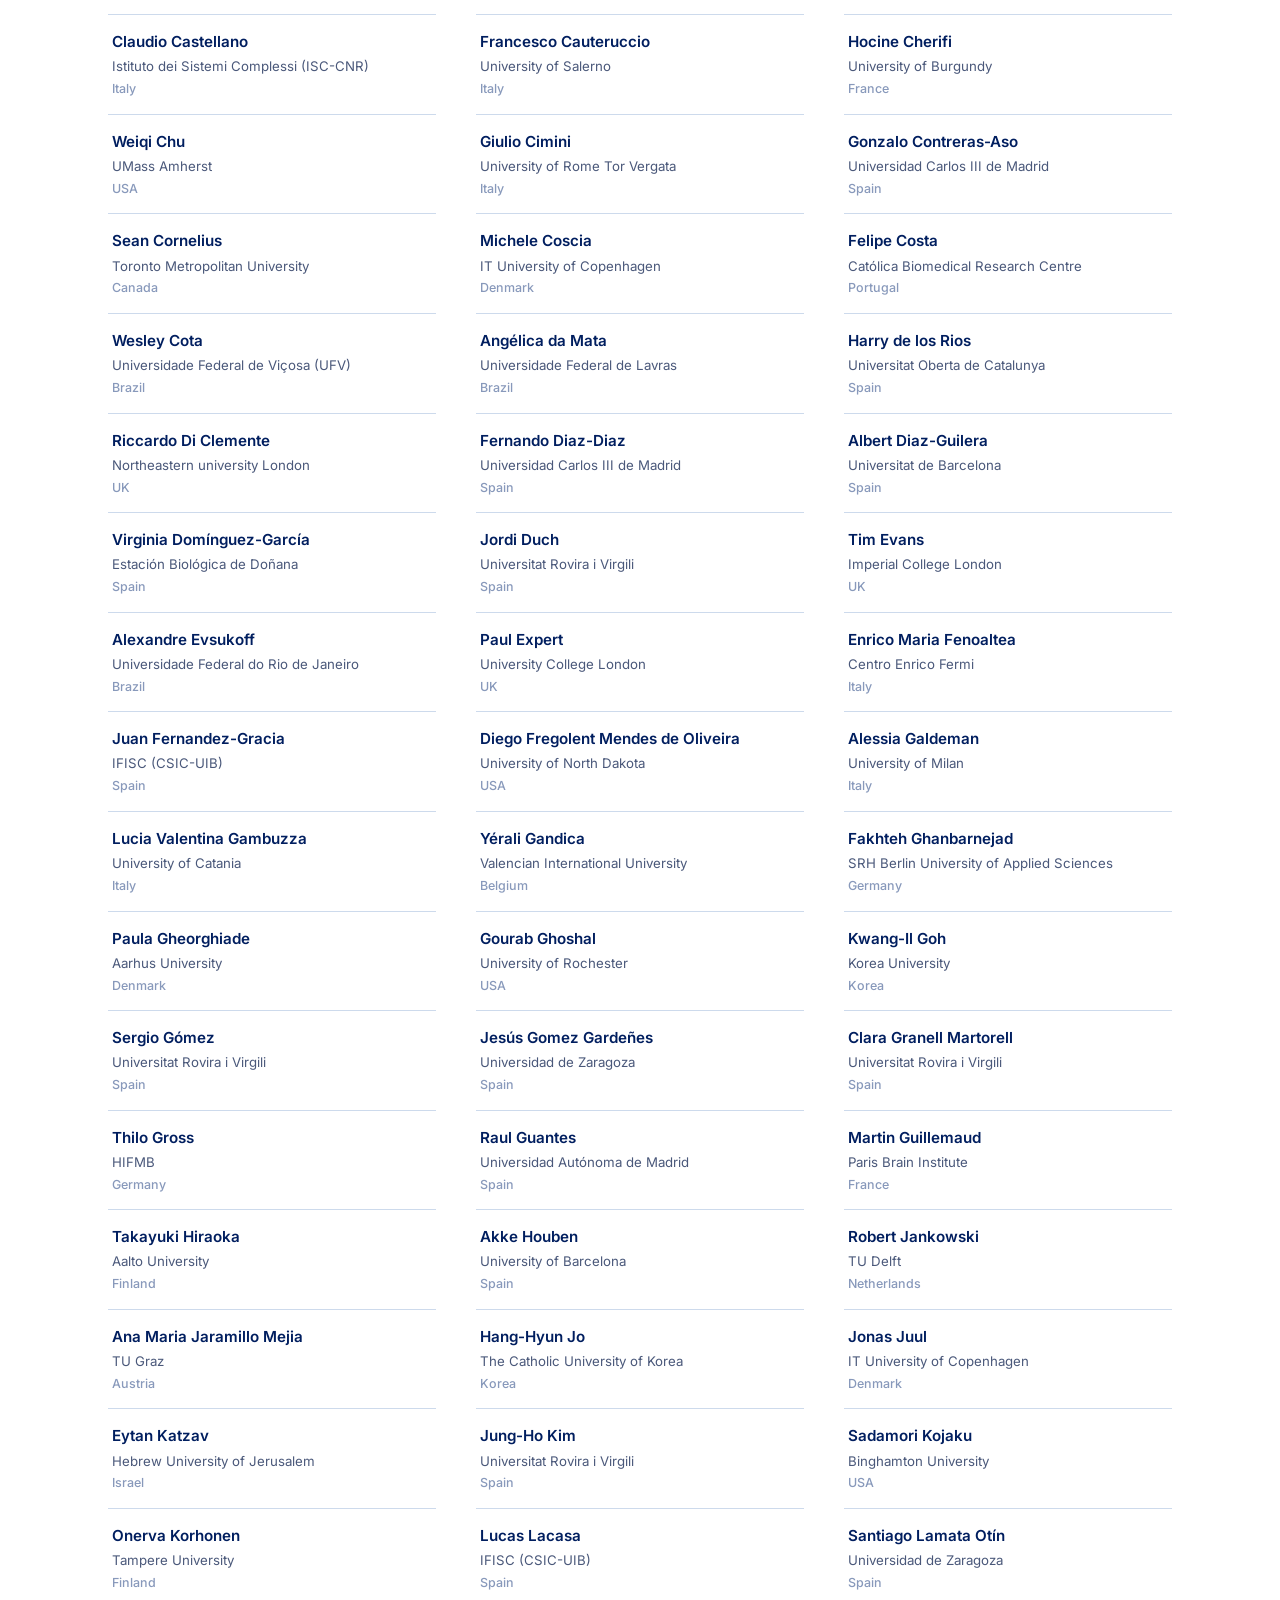
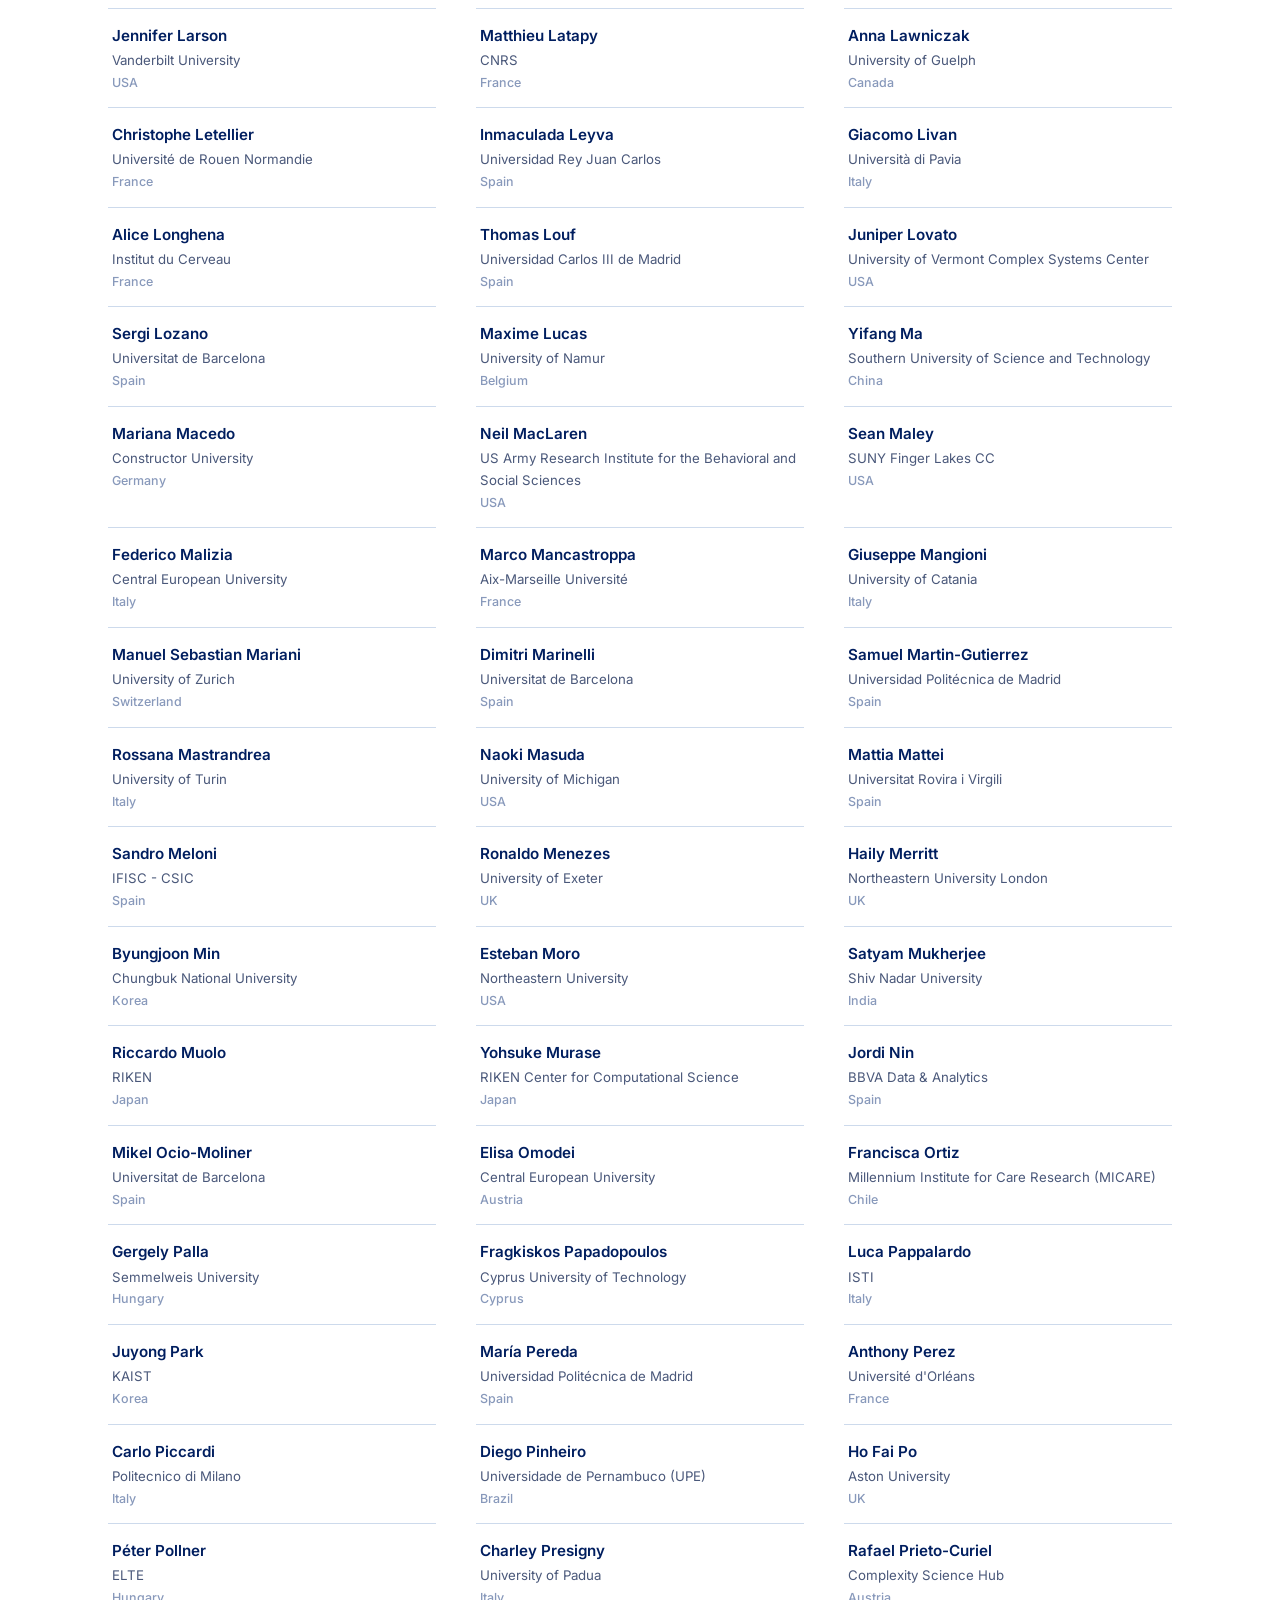
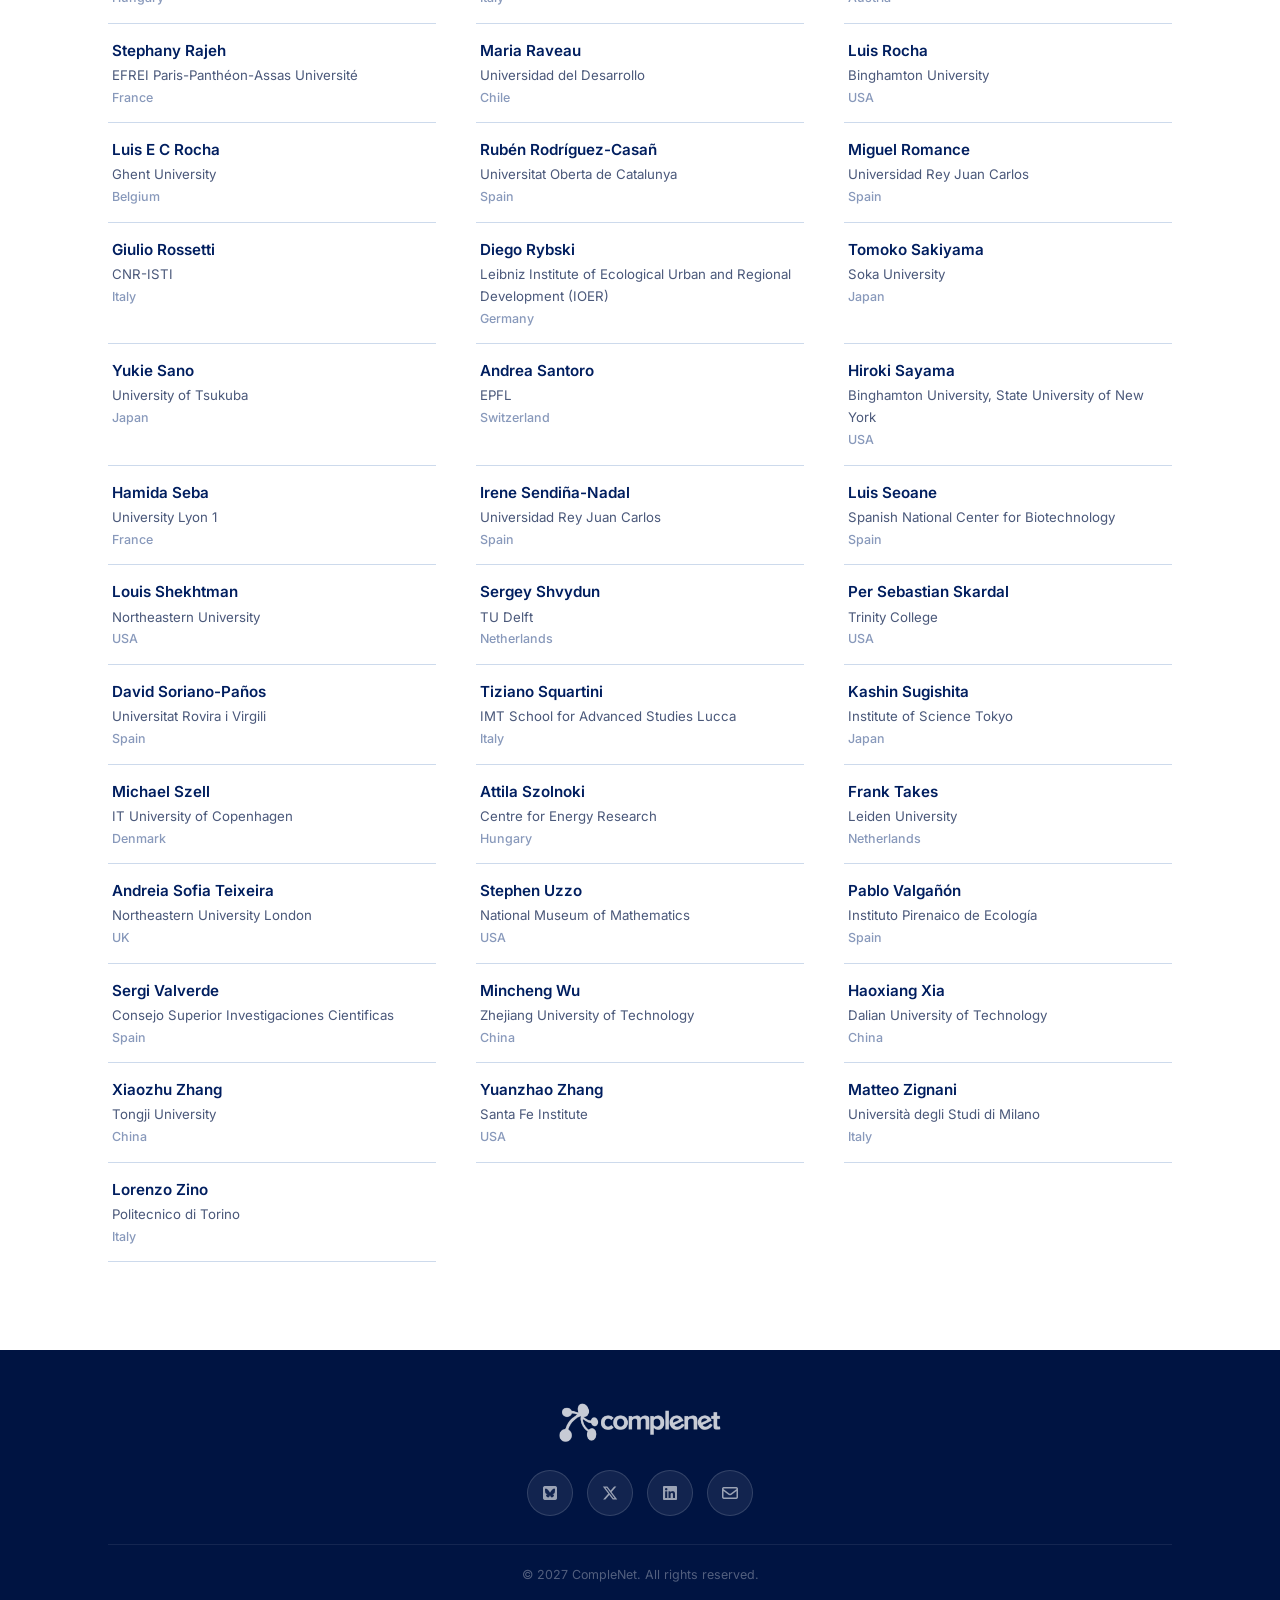
<file: committee.html>
<!DOCTYPE html>
<html lang="en">
<head>
  <meta charset="UTF-8">
  <meta name="viewport" content="width=device-width, initial-scale=1.0">
  <title>Committee — CompleNet 2027</title>
  <meta name="description" content="Organizing committee and program committee of CompleNet 2027, the 18th International Conference on Complex Networks.">
  <link rel="canonical" href="https://complenet.github.io/committee.html">

  <!-- Link previews (Bluesky, X, Slack, Mastodon) -->
  <meta property="og:type"        content="website">
  <meta property="og:site_name"   content="CompleNet 2027">
  <meta property="og:locale"      content="en_US">
  <meta property="og:url"         content="https://complenet.github.io/committee.html">
  <meta property="og:title"       content="Committee — CompleNet 2027">
  <meta property="og:description" content="Organizing committee and program committee of CompleNet 2027, the 18th International Conference on Complex Networks.">
  <meta property="og:image"       content="https://complenet.github.io/Logos/og-card.png">
  <meta property="og:image:width"  content="1200">
  <meta property="og:image:height" content="630">
  <meta property="og:image:alt"   content="CompleNet 2027, the 18th International Conference on Complex Networks, March 9-12, 2027, University of Rochester, Rochester, NY, USA">
  <meta name="twitter:card"        content="summary_large_image">
  <meta name="twitter:site"        content="@CompleNet">
  <meta name="twitter:title"       content="Committee — CompleNet 2027">
  <meta name="twitter:description" content="Organizing committee and program committee of CompleNet 2027, the 18th International Conference on Complex Networks.">
  <meta name="twitter:image"       content="https://complenet.github.io/Logos/og-card.png">
  <meta name="twitter:image:alt"   content="CompleNet 2027, the 18th International Conference on Complex Networks, March 9-12, 2027, University of Rochester, Rochester, NY, USA">

  <link rel="preconnect" href="https://fonts.googleapis.com">
  <link rel="preconnect" href="https://fonts.gstatic.com" crossorigin>
  <link href="https://fonts.googleapis.com/css2?family=Inter:wght@300;400;500;600;700;800&display=swap" rel="stylesheet">
  <link rel="icon" href="favicon.ico" sizes="any">
  <link rel="icon" type="image/png" sizes="32x32" href="favicon-32x32.png">
  <link rel="icon" type="image/png" sizes="16x16" href="favicon-16x16.png">
  <link rel="apple-touch-icon" href="apple-touch-icon.png">
  <link rel="stylesheet" href="style.css">
</head>
<body>

<!-- ═══ NAVBAR ═══ -->
<nav id="navbar">
  <div class="container">
    <div class="nav-inner">
      <a href="index.html" class="nav-brand">
        <img src="Logos/LogoSmall.png" alt="CompleNet logo">
        <span class="nav-brand-text">CompleNet&nbsp;<span class="nav-brand-year">2027</span></span>
      </a>
      <ul class="nav-links" id="navLinks">
        <li><a href="index.html">Home</a></li>
        <li><a href="speakers.html">Speakers</a></li>
        <li><a href="cfp.html">Call for Contributions</a></li>
        <li><a href="program.html">Program</a></li>
        <li><a href="venue.html">Venue</a></li>
        <li><a href="committee.html"      class="active">Committee</a></li>
        <li><a href="past-editions.html">Past Editions</a></li>
        <li><a href="contact.html">Contact</a></li>
        <li><a href="registration.html" class="nav-cta">Register</a></li>
      </ul>
      <button class="nav-toggle" id="navToggle" aria-label="Toggle navigation">
        <span></span><span></span><span></span>
      </button>
    </div>
  </div>
</nav>

<!-- ═══ PAGE HEADER ═══ -->
<header class="page-header">
  <canvas class="page-header-net" aria-hidden="true"></canvas>
  <div class="container">
    <h1>Organizing <span>Committee</span></h1>
    <p>The international team organizing CompleNet 2027.</p>
  </div>
</header>

<!-- ═══ ORGANIZING COMMITTEE ═══ -->
<section class="section">
  <div class="container">
    <!-- Tier 1: General Chair -->
    <div class="committee-row">
      <div class="speaker-card">
        <div class="speaker-avatar">
          <img src="Images/Gourab.jpg" alt="Gourab Ghoshal" class="avatar-photo">
        </div>
        <div class="role-badge">General Chair</div>
        <div class="speaker-name">Gourab Ghoshal</div>
        <div class="speaker-affiliation">University of Rochester, USA</div>
      </div>
    </div>

    <!-- Tier 2: Program Chairs -->
    <div class="committee-row">
      <div class="speaker-card">
        <div class="speaker-avatar">
          <img src="Images/Carmen.jpg" alt="Carmen Cabrera" class="avatar-photo">
        </div>
        <div class="role-badge">Program Chair</div>
        <div class="speaker-name">Carmen Cabrera</div>
        <div class="speaker-affiliation">University of Liverpool, UK</div>
      </div>

      <div class="speaker-card">
        <div class="speaker-avatar">
          <img src="Images/sadamori.jpg" alt="Sadamori Kojaku" class="avatar-photo">
        </div>
        <div class="role-badge">Program Chair</div>
        <div class="speaker-name">Sadamori Kojaku</div>
        <div class="speaker-affiliation">Binghamton University, USA</div>
        <div class="speaker-socials">
          <a href="https://bsky.app/profile/skojaku.bsky.social" target="_blank" rel="noopener" class="speaker-social" title="Bluesky" aria-label="Bluesky">
            <span class="social-icon si-bluesky" aria-hidden="true"></span>
          </a>
          <a href="https://scholar.google.com/citations?user=IyWt4R4AAAAJ&amp;hl=en" target="_blank" rel="noopener" class="speaker-social" title="Google Scholar" aria-label="Google Scholar">
            <span class="social-icon si-scholar" aria-hidden="true"></span>
          </a>
        </div>
      </div>
    </div>

    <!-- Tier 3: Other chairs -->
    <div class="committee-row">
      <div class="speaker-card">
        <div class="speaker-avatar">
          <img src="Images/Sean-Maley.jpg" alt="Sean P. Maley" class="avatar-photo">
        </div>
        <div class="role-badge">Poster Chair</div>
        <div class="speaker-name">Sean P. Maley</div>
        <div class="speaker-affiliation">Binghamton University; Finger Lakes Community College, SUNY, USA</div>
      </div>

      <div class="speaker-card">
        <div class="speaker-avatar">
          <img src="Images/Yuanzhao-Zhang.jpeg" alt="Yuanzhao Zhang" class="avatar-photo">
        </div>
        <div class="role-badge">Local Organizing Chair</div>
        <div class="speaker-name">Yuanzhao Zhang</div>
        <div class="speaker-affiliation">University of Rochester, USA</div>
      </div>

      <div class="speaker-card">
        <div class="speaker-avatar">
          <img src="Images/ronaldo.jpeg" alt="Ronaldo Menezes" class="avatar-photo" style="object-position: 42% 35%;">
        </div>
        <div class="role-badge">Publicity Chair</div>
        <div class="speaker-name">Ronaldo Menezes</div>
        <div class="speaker-affiliation">University of Exeter, UK</div>
        <div class="speaker-socials">
          <a href="https://rpmenezes.github.io/index.html" target="_blank" rel="noopener" class="speaker-social" title="Website" aria-label="Website">
            <span class="social-icon si-globe" aria-hidden="true"></span>
          </a>
          <a href="https://x.com/ronaldomenezes" target="_blank" rel="noopener" class="speaker-social" title="X (Twitter)" aria-label="X (Twitter)">
            <span class="social-icon si-x" aria-hidden="true"></span>
          </a>
          <a href="https://bsky.app/profile/ronaldomenezes.bsky.social" target="_blank" rel="noopener" class="speaker-social" title="Bluesky" aria-label="Bluesky">
            <span class="social-icon si-bluesky" aria-hidden="true"></span>
          </a>
          <a href="https://www.linkedin.com/in/ronaldomenezes/" target="_blank" rel="noopener" class="speaker-social" title="LinkedIn" aria-label="LinkedIn">
            <span class="social-icon si-linkedin" aria-hidden="true"></span>
          </a>
          <a href="https://scholar.google.com/citations?user=eHej2g8AAAAJ&amp;hl=en" target="_blank" rel="noopener" class="speaker-social" title="Google Scholar" aria-label="Google Scholar">
            <span class="social-icon si-scholar" aria-hidden="true"></span>
          </a>
        </div>
      </div>
    </div>
  </div>
</section>

<!-- ═══ STEERING COMMITTEE ═══ -->
<section class="section section-alt">
  <div class="container">
    <div class="section-header">
      <h2>Steering Committee</h2>
      <p>Listed by the year each member was inducted.</p>
    </div>

    <div class="pc-list">
      <div class="pc-member">
        <span class="pc-name">Giuseppe Mangioni <span class="pc-year">2009</span></span>
        <span class="pc-affil">University of Catania</span>
        <span class="pc-country">Italy</span>
      </div>
      <div class="pc-member">
        <span class="pc-name">Ronaldo Menezes <span class="pc-year">2009</span></span>
        <span class="pc-affil">University of Exeter</span>
        <span class="pc-country">UK</span>
      </div>
      <div class="pc-member">
        <span class="pc-name">Jos&eacute; Mendes <span class="pc-year">2014</span></span>
        <span class="pc-affil">University of Aveiro</span>
        <span class="pc-country">Portugal</span>
      </div>
      <div class="pc-member">
        <span class="pc-name">Stephen Miles Uzzo <span class="pc-year">2015</span></span>
        <span class="pc-affil">New York Hall of Science</span>
        <span class="pc-country">USA</span>
      </div>
      <div class="pc-member">
        <span class="pc-name">Vinko Zlati&cacute; <span class="pc-year">2017</span></span>
        <span class="pc-affil">Rudjer Boskovic Institute</span>
        <span class="pc-country">Croatia</span>
      </div>
      <div class="pc-member">
        <span class="pc-name">Kate Coronges <span class="pc-year">2018</span></span>
        <span class="pc-affil">Northeastern University</span>
        <span class="pc-country">USA</span>
      </div>
      <div class="pc-member">
        <span class="pc-name">Alex Arenas <span class="pc-year">2019</span></span>
        <span class="pc-affil">Universitat Rovira i Virgili</span>
        <span class="pc-country">Spain</span>
      </div>
      <div class="pc-member">
        <span class="pc-name">Bruno Gon&ccedil;alves <span class="pc-year">2022</span></span>
        <span class="pc-affil">ISI Foundation</span>
        <span class="pc-country">Italy</span>
      </div>
      <div class="pc-member">
        <span class="pc-name">Sofia Teixeira <span class="pc-year">2023</span></span>
        <span class="pc-affil">Northeastern University of London</span>
        <span class="pc-country">UK</span>
      </div>
      <div class="pc-member">
        <span class="pc-name">Jes&uacute;s G&oacute;mez Garde&ntilde;es <span class="pc-year">2026</span></span>
        <span class="pc-affil">University of Zaragoza</span>
        <span class="pc-country">Spain</span>
      </div>
    </div>
  </div>
</section>

<!-- ═══ PROGRAM COMMITTEE ═══ -->
<section class="section">
  <div class="container">
    <div class="section-header">
      <h2>Program Committee</h2>
      <p>The CompleNet 2027 program committee, listed alphabetically by surname.</p>
    </div>

    <div class="pc-list">
      <div class="pc-member">
        <span class="pc-name">Jacobo Aguirre</span>
        <span class="pc-affil">Centro de Astrobiología (CAB), CSIC-INTA</span>
        <span class="pc-country">Spain</span>
      </div>
      <div class="pc-member">
        <span class="pc-name">Antoine Allard</span>
        <span class="pc-affil">Université Laval</span>
        <span class="pc-country">Canada</span>
      </div>
      <div class="pc-member">
        <span class="pc-name">Lucila Alvarez Zuzek</span>
        <span class="pc-affil">Fondazione Bruno Kessler</span>
        <span class="pc-country">Italy</span>
      </div>
      <div class="pc-member">
        <span class="pc-name">Alberto Antonioni</span>
        <span class="pc-affil">Carlos III University of Madrid</span>
        <span class="pc-country">Spain</span>
      </div>
      <div class="pc-member">
        <span class="pc-name">Lluís Arola-Fernández</span>
        <span class="pc-affil">Universitat Rovira i Virgili</span>
        <span class="pc-country">Spain</span>
      </div>
      <div class="pc-member">
        <span class="pc-name">Beatriz Arregui-García</span>
        <span class="pc-affil">Fondazione Bruno Kessler</span>
        <span class="pc-country">Italy</span>
      </div>
      <div class="pc-member">
        <span class="pc-name">Oriol Artime</span>
        <span class="pc-affil">University of Barcelona</span>
        <span class="pc-country">Spain</span>
      </div>
      <div class="pc-member">
        <span class="pc-name">Ivana Bachmann</span>
        <span class="pc-affil">Universidad de Chile</span>
        <span class="pc-country">Chile</span>
      </div>
      <div class="pc-member">
        <span class="pc-name">James Bagrow</span>
        <span class="pc-affil">University of Vermont</span>
        <span class="pc-country">USA</span>
      </div>
      <div class="pc-member">
        <span class="pc-name">Pablo Balenzuela</span>
        <span class="pc-affil">Universidad de Buenos Aires</span>
        <span class="pc-country">Argentina</span>
      </div>
      <div class="pc-member">
        <span class="pc-name">Avner Bar-Hen</span>
        <span class="pc-affil">CNAM, Paris</span>
        <span class="pc-country">France</span>
      </div>
      <div class="pc-member">
        <span class="pc-name">Carmelo Bastos Filho</span>
        <span class="pc-affil">University of Pernambuco</span>
        <span class="pc-country">Brazil</span>
      </div>
      <div class="pc-member">
        <span class="pc-name">Gareth Baxter</span>
        <span class="pc-affil">University of Aveiro</span>
        <span class="pc-country">Portugal</span>
      </div>
      <div class="pc-member">
        <span class="pc-name">Robert Benassai</span>
        <span class="pc-affil">Universitat Oberta de Catalunya</span>
        <span class="pc-country">Spain</span>
      </div>
      <div class="pc-member">
        <span class="pc-name">Eszter Bokanyi</span>
        <span class="pc-affil">University of Amsterdam</span>
        <span class="pc-country">Netherlands</span>
      </div>
      <div class="pc-member">
        <span class="pc-name">Ivan Bonamassa</span>
        <span class="pc-affil">Central European University</span>
        <span class="pc-country">Austria</span>
      </div>
      <div class="pc-member">
        <span class="pc-name">Federico Botta</span>
        <span class="pc-affil">University of Exeter</span>
        <span class="pc-country">UK</span>
      </div>
      <div class="pc-member">
        <span class="pc-name">Dan Braha</span>
        <span class="pc-affil">New England Complex Systems Institute</span>
        <span class="pc-country">USA</span>
      </div>
      <div class="pc-member">
        <span class="pc-name">Giulio Burgio</span>
        <span class="pc-affil">Universidad de Salamanca</span>
        <span class="pc-country">Spain</span>
      </div>
      <div class="pc-member">
        <span class="pc-name">Carmen Cabrera</span>
        <span class="pc-affil">University of Liverpool</span>
        <span class="pc-country">UK</span>
      </div>
      <div class="pc-member">
        <span class="pc-name">Violeta Calleja Solanas</span>
        <span class="pc-affil">Doñana Biological Station (CSIC), Spain</span>
        <span class="pc-country">Spain</span>
      </div>
      <div class="pc-member">
        <span class="pc-name">Carlo Campajola</span>
        <span class="pc-affil">University College London</span>
        <span class="pc-country">UK</span>
      </div>
      <div class="pc-member">
        <span class="pc-name">Alessio Cardillo</span>
        <span class="pc-affil">Universitat de Barcelona</span>
        <span class="pc-country">Spain</span>
      </div>
      <div class="pc-member">
        <span class="pc-name">Timoteo Carletti</span>
        <span class="pc-affil">University of Namur</span>
        <span class="pc-country">Belgium</span>
      </div>
      <div class="pc-member">
        <span class="pc-name">Claudio Castellano</span>
        <span class="pc-affil">Istituto dei Sistemi Complessi (ISC-CNR)</span>
        <span class="pc-country">Italy</span>
      </div>
      <div class="pc-member">
        <span class="pc-name">Francesco Cauteruccio</span>
        <span class="pc-affil">University of Salerno</span>
        <span class="pc-country">Italy</span>
      </div>
      <div class="pc-member">
        <span class="pc-name">Hocine Cherifi</span>
        <span class="pc-affil">University of Burgundy</span>
        <span class="pc-country">France</span>
      </div>
      <div class="pc-member">
        <span class="pc-name">Weiqi Chu</span>
        <span class="pc-affil">UMass Amherst</span>
        <span class="pc-country">USA</span>
      </div>
      <div class="pc-member">
        <span class="pc-name">Giulio Cimini</span>
        <span class="pc-affil">University of Rome Tor Vergata</span>
        <span class="pc-country">Italy</span>
      </div>
      <div class="pc-member">
        <span class="pc-name">Gonzalo Contreras-Aso</span>
        <span class="pc-affil">Universidad Carlos III de Madrid</span>
        <span class="pc-country">Spain</span>
      </div>
      <div class="pc-member">
        <span class="pc-name">Sean Cornelius</span>
        <span class="pc-affil">Toronto Metropolitan University</span>
        <span class="pc-country">Canada</span>
      </div>
      <div class="pc-member">
        <span class="pc-name">Michele Coscia</span>
        <span class="pc-affil">IT University of Copenhagen</span>
        <span class="pc-country">Denmark</span>
      </div>
      <div class="pc-member">
        <span class="pc-name">Felipe Costa</span>
        <span class="pc-affil">Católica Biomedical Research Centre</span>
        <span class="pc-country">Portugal</span>
      </div>
      <div class="pc-member">
        <span class="pc-name">Wesley Cota</span>
        <span class="pc-affil">Universidade Federal de Viçosa (UFV)</span>
        <span class="pc-country">Brazil</span>
      </div>
      <div class="pc-member">
        <span class="pc-name">Angélica da Mata</span>
        <span class="pc-affil">Universidade Federal de Lavras</span>
        <span class="pc-country">Brazil</span>
      </div>
      <div class="pc-member">
        <span class="pc-name">Harry de los Rios</span>
        <span class="pc-affil">Universitat Oberta de Catalunya</span>
        <span class="pc-country">Spain</span>
      </div>
      <div class="pc-member">
        <span class="pc-name">Riccardo Di Clemente</span>
        <span class="pc-affil">Northeastern university London</span>
        <span class="pc-country">UK</span>
      </div>
      <div class="pc-member">
        <span class="pc-name">Fernando Diaz-Diaz</span>
        <span class="pc-affil">Universidad Carlos III de Madrid</span>
        <span class="pc-country">Spain</span>
      </div>
      <div class="pc-member">
        <span class="pc-name">Albert Diaz-Guilera</span>
        <span class="pc-affil">Universitat de Barcelona</span>
        <span class="pc-country">Spain</span>
      </div>
      <div class="pc-member">
        <span class="pc-name">Virginia Domínguez-García</span>
        <span class="pc-affil">Estación Biológica de Doñana</span>
        <span class="pc-country">Spain</span>
      </div>
      <div class="pc-member">
        <span class="pc-name">Jordi Duch</span>
        <span class="pc-affil">Universitat Rovira i Virgili</span>
        <span class="pc-country">Spain</span>
      </div>
      <div class="pc-member">
        <span class="pc-name">Tim Evans</span>
        <span class="pc-affil">Imperial College London</span>
        <span class="pc-country">UK</span>
      </div>
      <div class="pc-member">
        <span class="pc-name">Alexandre Evsukoff</span>
        <span class="pc-affil">Universidade Federal do Rio de Janeiro</span>
        <span class="pc-country">Brazil</span>
      </div>
      <div class="pc-member">
        <span class="pc-name">Paul Expert</span>
        <span class="pc-affil">University College London</span>
        <span class="pc-country">UK</span>
      </div>
      <div class="pc-member">
        <span class="pc-name">Enrico Maria Fenoaltea</span>
        <span class="pc-affil">Centro Enrico Fermi</span>
        <span class="pc-country">Italy</span>
      </div>
      <div class="pc-member">
        <span class="pc-name">Juan Fernandez-Gracia</span>
        <span class="pc-affil">IFISC (CSIC-UIB)</span>
        <span class="pc-country">Spain</span>
      </div>
      <div class="pc-member">
        <span class="pc-name">Diego Fregolent Mendes de Oliveira</span>
        <span class="pc-affil">University of North Dakota</span>
        <span class="pc-country">USA</span>
      </div>
      <div class="pc-member">
        <span class="pc-name">Alessia Galdeman</span>
        <span class="pc-affil">University of Milan</span>
        <span class="pc-country">Italy</span>
      </div>
      <div class="pc-member">
        <span class="pc-name">Lucia Valentina Gambuzza</span>
        <span class="pc-affil">University of Catania</span>
        <span class="pc-country">Italy</span>
      </div>
      <div class="pc-member">
        <span class="pc-name">Yérali Gandica</span>
        <span class="pc-affil">Valencian International University</span>
        <span class="pc-country">Belgium</span>
      </div>
      <div class="pc-member">
        <span class="pc-name">Fakhteh Ghanbarnejad</span>
        <span class="pc-affil">SRH Berlin University of Applied Sciences</span>
        <span class="pc-country">Germany</span>
      </div>
      <div class="pc-member">
        <span class="pc-name">Paula Gheorghiade</span>
        <span class="pc-affil">Aarhus University</span>
        <span class="pc-country">Denmark</span>
      </div>
      <div class="pc-member">
        <span class="pc-name">Gourab Ghoshal</span>
        <span class="pc-affil">University of Rochester</span>
        <span class="pc-country">USA</span>
      </div>
      <div class="pc-member">
        <span class="pc-name">Kwang-Il Goh</span>
        <span class="pc-affil">Korea University</span>
        <span class="pc-country">Korea</span>
      </div>
      <div class="pc-member">
        <span class="pc-name">Sergio Gómez</span>
        <span class="pc-affil">Universitat Rovira i Virgili</span>
        <span class="pc-country">Spain</span>
      </div>
      <div class="pc-member">
        <span class="pc-name">Jesús Gomez Gardeñes</span>
        <span class="pc-affil">Universidad de Zaragoza</span>
        <span class="pc-country">Spain</span>
      </div>
      <div class="pc-member">
        <span class="pc-name">Clara Granell Martorell</span>
        <span class="pc-affil">Universitat Rovira i Virgili</span>
        <span class="pc-country">Spain</span>
      </div>
      <div class="pc-member">
        <span class="pc-name">Thilo Gross</span>
        <span class="pc-affil">HIFMB</span>
        <span class="pc-country">Germany</span>
      </div>
      <div class="pc-member">
        <span class="pc-name">Raul Guantes</span>
        <span class="pc-affil">Universidad Autónoma de Madrid</span>
        <span class="pc-country">Spain</span>
      </div>
      <div class="pc-member">
        <span class="pc-name">Martin Guillemaud</span>
        <span class="pc-affil">Paris Brain Institute</span>
        <span class="pc-country">France</span>
      </div>
      <div class="pc-member">
        <span class="pc-name">Takayuki Hiraoka</span>
        <span class="pc-affil">Aalto University</span>
        <span class="pc-country">Finland</span>
      </div>
      <div class="pc-member">
        <span class="pc-name">Akke Houben</span>
        <span class="pc-affil">University of Barcelona</span>
        <span class="pc-country">Spain</span>
      </div>
      <div class="pc-member">
        <span class="pc-name">Robert Jankowski</span>
        <span class="pc-affil">TU Delft</span>
        <span class="pc-country">Netherlands</span>
      </div>
      <div class="pc-member">
        <span class="pc-name">Ana Maria Jaramillo Mejia</span>
        <span class="pc-affil">TU Graz</span>
        <span class="pc-country">Austria</span>
      </div>
      <div class="pc-member">
        <span class="pc-name">Hang-Hyun Jo</span>
        <span class="pc-affil">The Catholic University of Korea</span>
        <span class="pc-country">Korea</span>
      </div>
      <div class="pc-member">
        <span class="pc-name">Jonas Juul</span>
        <span class="pc-affil">IT University of Copenhagen</span>
        <span class="pc-country">Denmark</span>
      </div>
      <div class="pc-member">
        <span class="pc-name">Eytan Katzav</span>
        <span class="pc-affil">Hebrew University of Jerusalem</span>
        <span class="pc-country">Israel</span>
      </div>
      <div class="pc-member">
        <span class="pc-name">Jung-Ho Kim</span>
        <span class="pc-affil">Universitat Rovira i Virgili</span>
        <span class="pc-country">Spain</span>
      </div>
      <div class="pc-member">
        <span class="pc-name">Sadamori Kojaku</span>
        <span class="pc-affil">Binghamton University</span>
        <span class="pc-country">USA</span>
      </div>
      <div class="pc-member">
        <span class="pc-name">Onerva Korhonen</span>
        <span class="pc-affil">Tampere University</span>
        <span class="pc-country">Finland</span>
      </div>
      <div class="pc-member">
        <span class="pc-name">Lucas Lacasa</span>
        <span class="pc-affil">IFISC (CSIC-UIB)</span>
        <span class="pc-country">Spain</span>
      </div>
      <div class="pc-member">
        <span class="pc-name">Santiago Lamata Otín</span>
        <span class="pc-affil">Universidad de Zaragoza</span>
        <span class="pc-country">Spain</span>
      </div>
      <div class="pc-member">
        <span class="pc-name">Jennifer Larson</span>
        <span class="pc-affil">Vanderbilt University</span>
        <span class="pc-country">USA</span>
      </div>
      <div class="pc-member">
        <span class="pc-name">Matthieu Latapy</span>
        <span class="pc-affil">CNRS</span>
        <span class="pc-country">France</span>
      </div>
      <div class="pc-member">
        <span class="pc-name">Anna Lawniczak</span>
        <span class="pc-affil">University of Guelph</span>
        <span class="pc-country">Canada</span>
      </div>
      <div class="pc-member">
        <span class="pc-name">Christophe Letellier</span>
        <span class="pc-affil">Université de Rouen Normandie</span>
        <span class="pc-country">France</span>
      </div>
      <div class="pc-member">
        <span class="pc-name">Inmaculada Leyva</span>
        <span class="pc-affil">Universidad Rey Juan Carlos</span>
        <span class="pc-country">Spain</span>
      </div>
      <div class="pc-member">
        <span class="pc-name">Giacomo Livan</span>
        <span class="pc-affil">Università di Pavia</span>
        <span class="pc-country">Italy</span>
      </div>
      <div class="pc-member">
        <span class="pc-name">Alice Longhena</span>
        <span class="pc-affil">Institut du Cerveau</span>
        <span class="pc-country">France</span>
      </div>
      <div class="pc-member">
        <span class="pc-name">Thomas Louf</span>
        <span class="pc-affil">Universidad Carlos III de Madrid</span>
        <span class="pc-country">Spain</span>
      </div>
      <div class="pc-member">
        <span class="pc-name">Juniper Lovato</span>
        <span class="pc-affil">University of Vermont Complex Systems Center</span>
        <span class="pc-country">USA</span>
      </div>
      <div class="pc-member">
        <span class="pc-name">Sergi Lozano</span>
        <span class="pc-affil">Universitat de Barcelona</span>
        <span class="pc-country">Spain</span>
      </div>
      <div class="pc-member">
        <span class="pc-name">Maxime Lucas</span>
        <span class="pc-affil">University of Namur</span>
        <span class="pc-country">Belgium</span>
      </div>
      <div class="pc-member">
        <span class="pc-name">Yifang Ma</span>
        <span class="pc-affil">Southern University of Science and Technology</span>
        <span class="pc-country">China</span>
      </div>
      <div class="pc-member">
        <span class="pc-name">Mariana Macedo</span>
        <span class="pc-affil">Constructor University</span>
        <span class="pc-country">Germany</span>
      </div>
      <div class="pc-member">
        <span class="pc-name">Neil MacLaren</span>
        <span class="pc-affil">US Army Research Institute for the Behavioral and Social Sciences</span>
        <span class="pc-country">USA</span>
      </div>
      <div class="pc-member">
        <span class="pc-name">Sean Maley</span>
        <span class="pc-affil">SUNY Finger Lakes CC</span>
        <span class="pc-country">USA</span>
      </div>
      <div class="pc-member">
        <span class="pc-name">Federico Malizia</span>
        <span class="pc-affil">Central European University</span>
        <span class="pc-country">Italy</span>
      </div>
      <div class="pc-member">
        <span class="pc-name">Marco Mancastroppa</span>
        <span class="pc-affil">Aix-Marseille Université</span>
        <span class="pc-country">France</span>
      </div>
      <div class="pc-member">
        <span class="pc-name">Giuseppe Mangioni</span>
        <span class="pc-affil">University of Catania</span>
        <span class="pc-country">Italy</span>
      </div>
      <div class="pc-member">
        <span class="pc-name">Manuel Sebastian Mariani</span>
        <span class="pc-affil">University of Zurich</span>
        <span class="pc-country">Switzerland</span>
      </div>
      <div class="pc-member">
        <span class="pc-name">Dimitri Marinelli</span>
        <span class="pc-affil">Universitat de Barcelona</span>
        <span class="pc-country">Spain</span>
      </div>
      <div class="pc-member">
        <span class="pc-name">Samuel Martin-Gutierrez</span>
        <span class="pc-affil">Universidad Politécnica de Madrid</span>
        <span class="pc-country">Spain</span>
      </div>
      <div class="pc-member">
        <span class="pc-name">Rossana Mastrandrea</span>
        <span class="pc-affil">University of Turin</span>
        <span class="pc-country">Italy</span>
      </div>
      <div class="pc-member">
        <span class="pc-name">Naoki Masuda</span>
        <span class="pc-affil">University of Michigan</span>
        <span class="pc-country">USA</span>
      </div>
      <div class="pc-member">
        <span class="pc-name">Mattia Mattei</span>
        <span class="pc-affil">Universitat Rovira i Virgili</span>
        <span class="pc-country">Spain</span>
      </div>
      <div class="pc-member">
        <span class="pc-name">Sandro Meloni</span>
        <span class="pc-affil">IFISC - CSIC</span>
        <span class="pc-country">Spain</span>
      </div>
      <div class="pc-member">
        <span class="pc-name">Ronaldo Menezes</span>
        <span class="pc-affil">University of Exeter</span>
        <span class="pc-country">UK</span>
      </div>
      <div class="pc-member">
        <span class="pc-name">Haily Merritt</span>
        <span class="pc-affil">Northeastern University London</span>
        <span class="pc-country">UK</span>
      </div>
      <div class="pc-member">
        <span class="pc-name">Byungjoon Min</span>
        <span class="pc-affil">Chungbuk National University</span>
        <span class="pc-country">Korea</span>
      </div>
      <div class="pc-member">
        <span class="pc-name">Esteban Moro</span>
        <span class="pc-affil">Northeastern University</span>
        <span class="pc-country">USA</span>
      </div>
      <div class="pc-member">
        <span class="pc-name">Satyam Mukherjee</span>
        <span class="pc-affil">Shiv Nadar University</span>
        <span class="pc-country">India</span>
      </div>
      <div class="pc-member">
        <span class="pc-name">Riccardo Muolo</span>
        <span class="pc-affil">RIKEN</span>
        <span class="pc-country">Japan</span>
      </div>
      <div class="pc-member">
        <span class="pc-name">Yohsuke Murase</span>
        <span class="pc-affil">RIKEN Center for Computational Science</span>
        <span class="pc-country">Japan</span>
      </div>
      <div class="pc-member">
        <span class="pc-name">Jordi Nin</span>
        <span class="pc-affil">BBVA Data &amp; Analytics</span>
        <span class="pc-country">Spain</span>
      </div>
      <div class="pc-member">
        <span class="pc-name">Mikel Ocio-Moliner</span>
        <span class="pc-affil">Universitat de Barcelona</span>
        <span class="pc-country">Spain</span>
      </div>
      <div class="pc-member">
        <span class="pc-name">Elisa Omodei</span>
        <span class="pc-affil">Central European University</span>
        <span class="pc-country">Austria</span>
      </div>
      <div class="pc-member">
        <span class="pc-name">Francisca Ortiz</span>
        <span class="pc-affil">Millennium Institute for Care Research (MICARE)</span>
        <span class="pc-country">Chile</span>
      </div>
      <div class="pc-member">
        <span class="pc-name">Gergely Palla</span>
        <span class="pc-affil">Semmelweis University</span>
        <span class="pc-country">Hungary</span>
      </div>
      <div class="pc-member">
        <span class="pc-name">Fragkiskos Papadopoulos</span>
        <span class="pc-affil">Cyprus University of Technology</span>
        <span class="pc-country">Cyprus</span>
      </div>
      <div class="pc-member">
        <span class="pc-name">Luca Pappalardo</span>
        <span class="pc-affil">ISTI</span>
        <span class="pc-country">Italy</span>
      </div>
      <div class="pc-member">
        <span class="pc-name">Juyong Park</span>
        <span class="pc-affil">KAIST</span>
        <span class="pc-country">Korea</span>
      </div>
      <div class="pc-member">
        <span class="pc-name">María Pereda</span>
        <span class="pc-affil">Universidad Politécnica de Madrid</span>
        <span class="pc-country">Spain</span>
      </div>
      <div class="pc-member">
        <span class="pc-name">Anthony Perez</span>
        <span class="pc-affil">Université d'Orléans</span>
        <span class="pc-country">France</span>
      </div>
      <div class="pc-member">
        <span class="pc-name">Carlo Piccardi</span>
        <span class="pc-affil">Politecnico di Milano</span>
        <span class="pc-country">Italy</span>
      </div>
      <div class="pc-member">
        <span class="pc-name">Diego Pinheiro</span>
        <span class="pc-affil">Universidade de Pernambuco (UPE)</span>
        <span class="pc-country">Brazil</span>
      </div>
      <div class="pc-member">
        <span class="pc-name">Ho Fai Po</span>
        <span class="pc-affil">Aston University</span>
        <span class="pc-country">UK</span>
      </div>
      <div class="pc-member">
        <span class="pc-name">Péter Pollner</span>
        <span class="pc-affil">ELTE</span>
        <span class="pc-country">Hungary</span>
      </div>
      <div class="pc-member">
        <span class="pc-name">Charley Presigny</span>
        <span class="pc-affil">University of Padua</span>
        <span class="pc-country">Italy</span>
      </div>
      <div class="pc-member">
        <span class="pc-name">Rafael Prieto-Curiel</span>
        <span class="pc-affil">Complexity Science Hub</span>
        <span class="pc-country">Austria</span>
      </div>
      <div class="pc-member">
        <span class="pc-name">Stephany Rajeh</span>
        <span class="pc-affil">EFREI Paris-Panthéon-Assas Université</span>
        <span class="pc-country">France</span>
      </div>
      <div class="pc-member">
        <span class="pc-name">Maria Raveau</span>
        <span class="pc-affil">Universidad del Desarrollo</span>
        <span class="pc-country">Chile</span>
      </div>
      <div class="pc-member">
        <span class="pc-name">Luis Rocha</span>
        <span class="pc-affil">Binghamton University</span>
        <span class="pc-country">USA</span>
      </div>
      <div class="pc-member">
        <span class="pc-name">Luis E C Rocha</span>
        <span class="pc-affil">Ghent University</span>
        <span class="pc-country">Belgium</span>
      </div>
      <div class="pc-member">
        <span class="pc-name">Rubén Rodríguez-Casañ</span>
        <span class="pc-affil">Universitat Oberta de Catalunya</span>
        <span class="pc-country">Spain</span>
      </div>
      <div class="pc-member">
        <span class="pc-name">Miguel Romance</span>
        <span class="pc-affil">Universidad Rey Juan Carlos</span>
        <span class="pc-country">Spain</span>
      </div>
      <div class="pc-member">
        <span class="pc-name">Giulio Rossetti</span>
        <span class="pc-affil">CNR-ISTI</span>
        <span class="pc-country">Italy</span>
      </div>
      <div class="pc-member">
        <span class="pc-name">Diego Rybski</span>
        <span class="pc-affil">Leibniz Institute of Ecological Urban and Regional Development (IOER)</span>
        <span class="pc-country">Germany</span>
      </div>
      <div class="pc-member">
        <span class="pc-name">Tomoko Sakiyama</span>
        <span class="pc-affil">Soka University</span>
        <span class="pc-country">Japan</span>
      </div>
      <div class="pc-member">
        <span class="pc-name">Yukie Sano</span>
        <span class="pc-affil">University of Tsukuba</span>
        <span class="pc-country">Japan</span>
      </div>
      <div class="pc-member">
        <span class="pc-name">Andrea Santoro</span>
        <span class="pc-affil">EPFL</span>
        <span class="pc-country">Switzerland</span>
      </div>
      <div class="pc-member">
        <span class="pc-name">Hiroki Sayama</span>
        <span class="pc-affil">Binghamton University, State University of New York</span>
        <span class="pc-country">USA</span>
      </div>
      <div class="pc-member">
        <span class="pc-name">Hamida Seba</span>
        <span class="pc-affil">University Lyon 1</span>
        <span class="pc-country">France</span>
      </div>
      <div class="pc-member">
        <span class="pc-name">Irene Sendiña-Nadal</span>
        <span class="pc-affil">Universidad Rey Juan Carlos</span>
        <span class="pc-country">Spain</span>
      </div>
      <div class="pc-member">
        <span class="pc-name">Luis Seoane</span>
        <span class="pc-affil">Spanish National Center for Biotechnology</span>
        <span class="pc-country">Spain</span>
      </div>
      <div class="pc-member">
        <span class="pc-name">Louis Shekhtman</span>
        <span class="pc-affil">Northeastern University</span>
        <span class="pc-country">USA</span>
      </div>
      <div class="pc-member">
        <span class="pc-name">Sergey Shvydun</span>
        <span class="pc-affil">TU Delft</span>
        <span class="pc-country">Netherlands</span>
      </div>
      <div class="pc-member">
        <span class="pc-name">Per Sebastian Skardal</span>
        <span class="pc-affil">Trinity College</span>
        <span class="pc-country">USA</span>
      </div>
      <div class="pc-member">
        <span class="pc-name">David Soriano-Paños</span>
        <span class="pc-affil">Universitat Rovira i Virgili</span>
        <span class="pc-country">Spain</span>
      </div>
      <div class="pc-member">
        <span class="pc-name">Tiziano Squartini</span>
        <span class="pc-affil">IMT School for Advanced Studies Lucca</span>
        <span class="pc-country">Italy</span>
      </div>
      <div class="pc-member">
        <span class="pc-name">Kashin Sugishita</span>
        <span class="pc-affil">Institute of Science Tokyo</span>
        <span class="pc-country">Japan</span>
      </div>
      <div class="pc-member">
        <span class="pc-name">Michael Szell</span>
        <span class="pc-affil">IT University of Copenhagen</span>
        <span class="pc-country">Denmark</span>
      </div>
      <div class="pc-member">
        <span class="pc-name">Attila Szolnoki</span>
        <span class="pc-affil">Centre for Energy Research</span>
        <span class="pc-country">Hungary</span>
      </div>
      <div class="pc-member">
        <span class="pc-name">Frank Takes</span>
        <span class="pc-affil">Leiden University</span>
        <span class="pc-country">Netherlands</span>
      </div>
      <div class="pc-member">
        <span class="pc-name">Andreia Sofia Teixeira</span>
        <span class="pc-affil">Northeastern University London</span>
        <span class="pc-country">UK</span>
      </div>
      <div class="pc-member">
        <span class="pc-name">Stephen Uzzo</span>
        <span class="pc-affil">National Museum of Mathematics</span>
        <span class="pc-country">USA</span>
      </div>
      <div class="pc-member">
        <span class="pc-name">Pablo Valgañón</span>
        <span class="pc-affil">Instituto Pirenaico de Ecología</span>
        <span class="pc-country">Spain</span>
      </div>
      <div class="pc-member">
        <span class="pc-name">Sergi Valverde</span>
        <span class="pc-affil">Consejo Superior Investigaciones Cientificas</span>
        <span class="pc-country">Spain</span>
      </div>
      <div class="pc-member">
        <span class="pc-name">Mincheng Wu</span>
        <span class="pc-affil">Zhejiang University of Technology</span>
        <span class="pc-country">China</span>
      </div>
      <div class="pc-member">
        <span class="pc-name">Haoxiang Xia</span>
        <span class="pc-affil">Dalian University of Technology</span>
        <span class="pc-country">China</span>
      </div>
      <div class="pc-member">
        <span class="pc-name">Xiaozhu Zhang</span>
        <span class="pc-affil">Tongji University</span>
        <span class="pc-country">China</span>
      </div>
      <div class="pc-member">
        <span class="pc-name">Yuanzhao Zhang</span>
        <span class="pc-affil">Santa Fe Institute</span>
        <span class="pc-country">USA</span>
      </div>
      <div class="pc-member">
        <span class="pc-name">Matteo Zignani</span>
        <span class="pc-affil">Università degli Studi di Milano</span>
        <span class="pc-country">Italy</span>
      </div>
      <div class="pc-member">
        <span class="pc-name">Lorenzo Zino</span>
        <span class="pc-affil">Politecnico di Torino</span>
        <span class="pc-country">Italy</span>
      </div>
    </div>
  </div>
</section>

<!-- ═══ FOOTER ═══ -->
<footer>
  <div class="container">
    <div class="footer-simple">
      <img src="Logos/CompleNet.png" alt="CompleNet" class="footer-main-logo">
      <div class="footer-social">
        <a href="https://bsky.app/profile/complenet.bsky.social"
           target="_blank" rel="noopener" class="social-link" title="Bluesky">
          <span class="social-icon si-bluesky" aria-hidden="true"></span>
        </a>
        <a href="https://x.com/CompleNet"
           target="_blank" rel="noopener" class="social-link" title="X (Twitter)">
          <span class="social-icon si-x" aria-hidden="true"></span>
        </a>
        <a href="https://www.linkedin.com/company/136134955/"
           target="_blank" rel="noopener" class="social-link" title="LinkedIn">
          <span class="social-icon si-linkedin" aria-hidden="true"></span>
        </a>
        <a href="#" data-email
           class="social-link" title="Email the organizers">
          <span class="social-icon si-envelope" aria-hidden="true"></span>
        </a>
      </div>
      <div class="footer-bottom">
        <span>&copy; 2027 CompleNet. All rights reserved.</span>
      </div>
    </div>
  </div>
</footer>

<script>
  const toggle   = document.getElementById('navToggle');
  const navLinks = document.getElementById('navLinks');
  toggle.addEventListener('click', () => navLinks.classList.toggle('open'));
  navLinks.querySelectorAll('a').forEach(a =>
    a.addEventListener('click', () => navLinks.classList.remove('open'))
  );
</script>
  <script src="header-network.js"></script>
  <script src="email.js"></script>
</body>
</html>
</file>
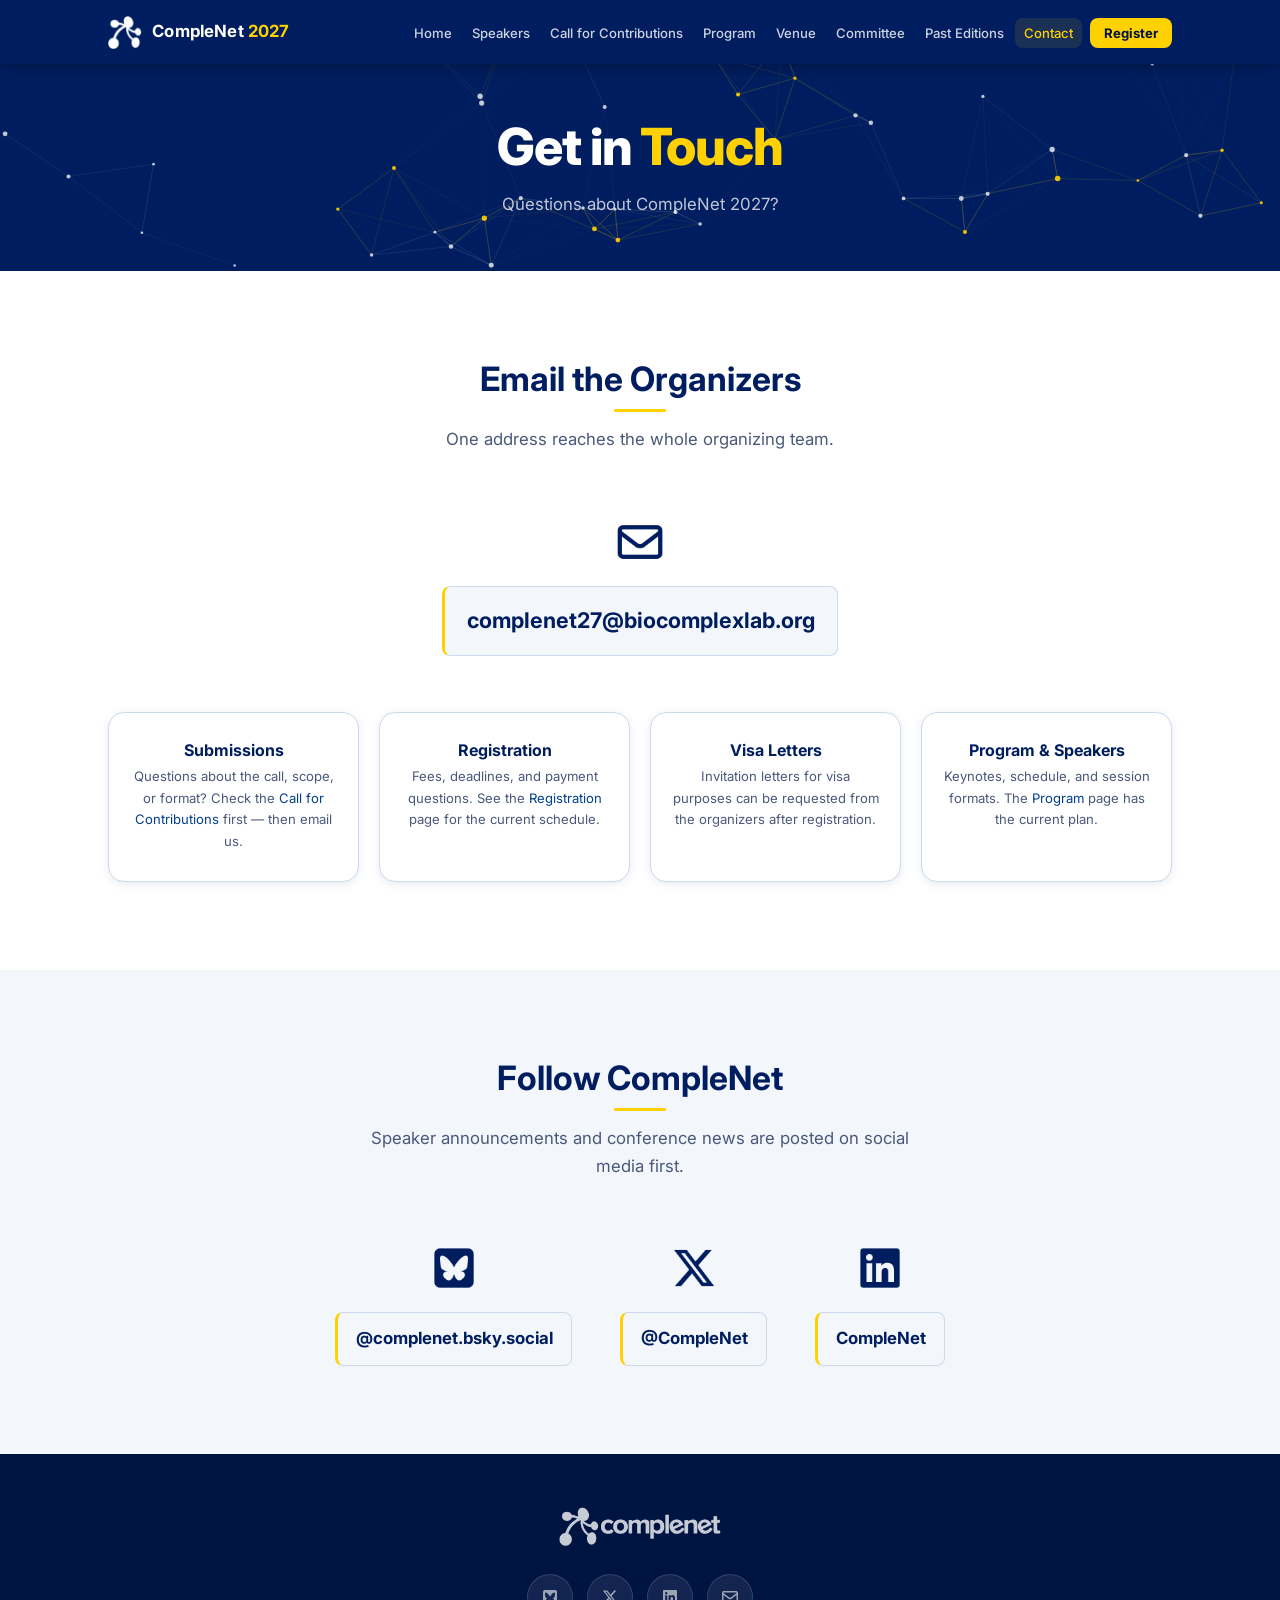
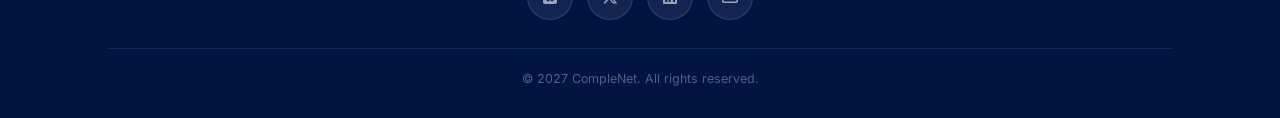
<file: contact.html>
<!DOCTYPE html>
<html lang="en">
<head>
  <meta charset="UTF-8">
  <meta name="viewport" content="width=device-width, initial-scale=1.0">
  <title>Contact — CompleNet 2027</title>
  <meta name="description" content="Contact the organizers of CompleNet 2027, the 18th International Conference on Complex Networks.">
  <link rel="canonical" href="https://complenet.github.io/contact.html">

  <!-- Link previews (Bluesky, X, Slack, Mastodon) -->
  <meta property="og:type"        content="website">
  <meta property="og:site_name"   content="CompleNet 2027">
  <meta property="og:locale"      content="en_US">
  <meta property="og:url"         content="https://complenet.github.io/contact.html">
  <meta property="og:title"       content="Contact — CompleNet 2027">
  <meta property="og:description" content="Contact the organizers of CompleNet 2027, the 18th International Conference on Complex Networks.">
  <meta property="og:image"       content="https://complenet.github.io/Logos/og-card.png">
  <meta property="og:image:width"  content="1200">
  <meta property="og:image:height" content="630">
  <meta property="og:image:alt"   content="CompleNet 2027, the 18th International Conference on Complex Networks, March 9-12, 2027, University of Rochester, Rochester, NY, USA">
  <meta name="twitter:card"        content="summary_large_image">
  <meta name="twitter:site"        content="@CompleNet">
  <meta name="twitter:title"       content="Contact — CompleNet 2027">
  <meta name="twitter:description" content="Contact the organizers of CompleNet 2027, the 18th International Conference on Complex Networks.">
  <meta name="twitter:image"       content="https://complenet.github.io/Logos/og-card.png">
  <meta name="twitter:image:alt"   content="CompleNet 2027, the 18th International Conference on Complex Networks, March 9-12, 2027, University of Rochester, Rochester, NY, USA">

  <link rel="preconnect" href="https://fonts.googleapis.com">
  <link rel="preconnect" href="https://fonts.gstatic.com" crossorigin>
  <link href="https://fonts.googleapis.com/css2?family=Inter:wght@300;400;500;600;700;800&display=swap" rel="stylesheet">
  <link rel="icon" href="favicon.ico" sizes="any">
  <link rel="icon" type="image/png" sizes="32x32" href="favicon-32x32.png">
  <link rel="icon" type="image/png" sizes="16x16" href="favicon-16x16.png">
  <link rel="apple-touch-icon" href="apple-touch-icon.png">
  <link rel="stylesheet" href="style.css">
</head>
<body>

<!-- ═══ NAVBAR ═══ -->
<nav id="navbar">
  <div class="container">
    <div class="nav-inner">
      <a href="index.html" class="nav-brand">
        <img src="Logos/LogoSmall.png" alt="CompleNet logo">
        <span class="nav-brand-text">CompleNet&nbsp;<span class="nav-brand-year">2027</span></span>
      </a>
      <ul class="nav-links" id="navLinks">
        <li><a href="index.html">Home</a></li>
        <li><a href="speakers.html">Speakers</a></li>
        <li><a href="cfp.html">Call for Contributions</a></li>
        <li><a href="program.html">Program</a></li>
        <li><a href="venue.html">Venue</a></li>
        <li><a href="committee.html">Committee</a></li>
        <li><a href="past-editions.html">Past Editions</a></li>
        <li><a href="contact.html"         class="active">Contact</a></li>
        <li><a href="registration.html" class="nav-cta">Register</a></li>
      </ul>
      <button class="nav-toggle" id="navToggle" aria-label="Toggle navigation">
        <span></span><span></span><span></span>
      </button>
    </div>
  </div>
</nav>

<!-- ═══ PAGE HEADER ═══ -->
<header class="page-header">
  <canvas class="page-header-net" aria-hidden="true"></canvas>
  <div class="container">
    <h1>Get in <span>Touch</span></h1>
    <p>Questions about CompleNet 2027?</p>
  </div>
</header>

<!-- ═══ CONTACT ═══ -->
<section class="section">
  <div class="container">
    <div class="section-header">
      <h2>Email the Organizers</h2>
      <p>
        One address reaches the whole organizing team.
      </p>
    </div>
    <div class="contact-card">
      <a href="#" data-email class="contact-social-item" aria-label="Email the organizers">
        <span class="social-icon si-envelope" aria-hidden="true"></span>
        <span class="contact-email" data-email-text></span>
      </a>
    </div>

    <div class="venue-highlights contact-topics">
      <div class="highlight-card">
        <h3>Submissions</h3>
        <p>Questions about the call, scope, or format? Check the
        <a href="cfp.html">Call for Contributions</a> first &mdash; then email us.</p>
      </div>
      <div class="highlight-card">
        <h3>Registration</h3>
        <p>Fees, deadlines, and payment questions. See the
        <a href="registration.html">Registration</a> page for the current schedule.</p>
      </div>
      <div class="highlight-card">
        <h3>Visa Letters</h3>
        <p>Invitation letters for visa purposes can be requested from the organizers
        after registration.</p>
      </div>
      <div class="highlight-card">
        <h3>Program &amp; Speakers</h3>
        <p>Keynotes, schedule, and session formats. The
        <a href="program.html">Program</a> page has the current plan.</p>
      </div>
    </div>
  </div>
</section>

<!-- ═══ SOCIAL ═══ -->
<section class="section section-alt">
  <div class="container">
    <div class="section-header">
      <h2>Follow CompleNet</h2>
      <p>Speaker announcements and conference news are posted on social media first.</p>
    </div>
    <div class="contact-social">
      <a href="https://bsky.app/profile/complenet.bsky.social" target="_blank" rel="noopener" class="contact-social-item" aria-label="CompleNet on Bluesky">
        <span class="social-icon si-bluesky" aria-hidden="true"></span>
        <span class="contact-handle">@complenet.bsky.social</span>
      </a>
      <a href="https://x.com/CompleNet" target="_blank" rel="noopener" class="contact-social-item" aria-label="CompleNet on X">
        <span class="social-icon si-x" aria-hidden="true"></span>
        <span class="contact-handle">@CompleNet</span>
      </a>
      <a href="https://www.linkedin.com/company/136134955/" target="_blank" rel="noopener" class="contact-social-item" aria-label="CompleNet on LinkedIn">
        <span class="social-icon si-linkedin" aria-hidden="true"></span>
        <span class="contact-handle">CompleNet</span>
      </a>
    </div>
  </div>
</section>

<!-- ═══ FOOTER ═══ -->
<footer>
  <div class="container">
    <div class="footer-simple">
      <img src="Logos/CompleNet.png" alt="CompleNet" class="footer-main-logo">
      <div class="footer-social">
        <a href="https://bsky.app/profile/complenet.bsky.social"
           target="_blank" rel="noopener" class="social-link" title="Bluesky">
          <span class="social-icon si-bluesky" aria-hidden="true"></span>
        </a>
        <a href="https://x.com/CompleNet"
           target="_blank" rel="noopener" class="social-link" title="X (Twitter)">
          <span class="social-icon si-x" aria-hidden="true"></span>
        </a>
        <a href="https://www.linkedin.com/company/136134955/"
           target="_blank" rel="noopener" class="social-link" title="LinkedIn">
          <span class="social-icon si-linkedin" aria-hidden="true"></span>
        </a>
        <a href="#" data-email
           class="social-link" title="Email the organizers">
          <span class="social-icon si-envelope" aria-hidden="true"></span>
        </a>
      </div>
      <div class="footer-bottom">
        <span>&copy; 2027 CompleNet. All rights reserved.</span>
      </div>
    </div>
  </div>
</footer>

<script>
  const toggle   = document.getElementById('navToggle');
  const navLinks = document.getElementById('navLinks');
  toggle.addEventListener('click', () => navLinks.classList.toggle('open'));
  navLinks.querySelectorAll('a').forEach(a =>
    a.addEventListener('click', () => navLinks.classList.remove('open'))
  );
</script>
  <script src="header-network.js"></script>
  <script src="email.js"></script>
</body>
</html>
</file>
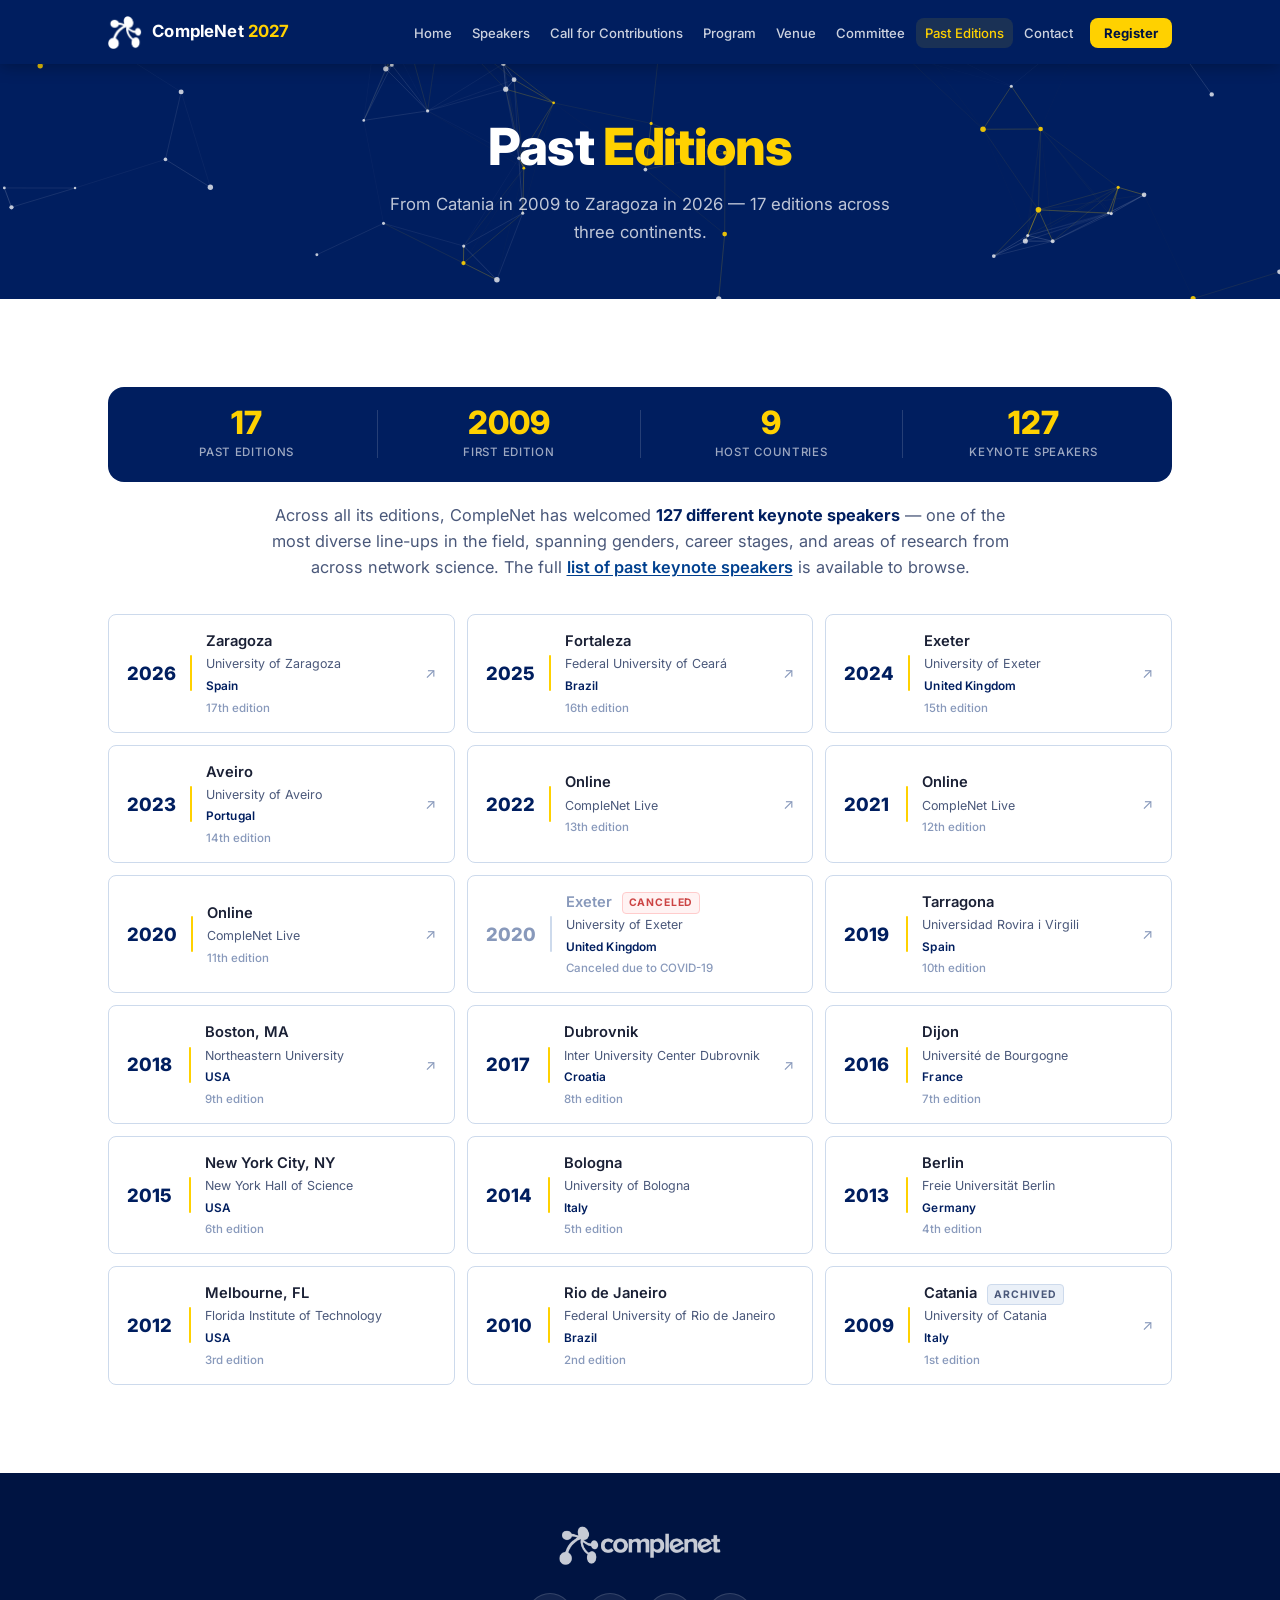
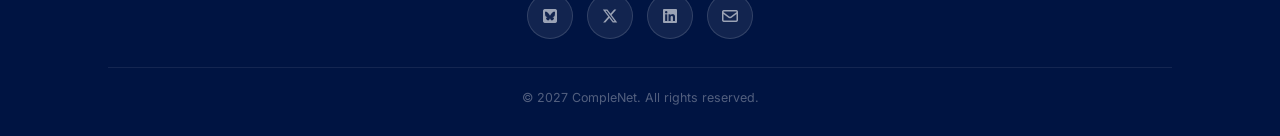
<file: past-editions.html>
<!DOCTYPE html>
<html lang="en">
<head>
  <meta charset="UTF-8">
  <meta name="viewport" content="width=device-width, initial-scale=1.0">
  <title>Past Editions — CompleNet 2027</title>
  <meta name="description" content="History of CompleNet — the International Conference on Complex Networks — since its founding in 2009.">
  <link rel="canonical" href="https://complenet.github.io/past-editions.html">

  <!-- Link previews (Bluesky, X, Slack, Mastodon) -->
  <meta property="og:type"        content="website">
  <meta property="og:site_name"   content="CompleNet 2027">
  <meta property="og:locale"      content="en_US">
  <meta property="og:url"         content="https://complenet.github.io/past-editions.html">
  <meta property="og:title"       content="Past Editions — CompleNet 2027">
  <meta property="og:description" content="History of CompleNet — the International Conference on Complex Networks — since its founding in 2009.">
  <meta property="og:image"       content="https://complenet.github.io/Logos/og-card.png">
  <meta property="og:image:width"  content="1200">
  <meta property="og:image:height" content="630">
  <meta property="og:image:alt"   content="CompleNet 2027, the 18th International Conference on Complex Networks, March 9-12, 2027, University of Rochester, Rochester, NY, USA">
  <meta name="twitter:card"        content="summary_large_image">
  <meta name="twitter:site"        content="@CompleNet">
  <meta name="twitter:title"       content="Past Editions — CompleNet 2027">
  <meta name="twitter:description" content="History of CompleNet — the International Conference on Complex Networks — since its founding in 2009.">
  <meta name="twitter:image"       content="https://complenet.github.io/Logos/og-card.png">
  <meta name="twitter:image:alt"   content="CompleNet 2027, the 18th International Conference on Complex Networks, March 9-12, 2027, University of Rochester, Rochester, NY, USA">

  <link rel="preconnect" href="https://fonts.googleapis.com">
  <link rel="preconnect" href="https://fonts.gstatic.com" crossorigin>
  <link href="https://fonts.googleapis.com/css2?family=Inter:wght@300;400;500;600;700;800&display=swap" rel="stylesheet">
  <link rel="icon" href="favicon.ico" sizes="any">
  <link rel="icon" type="image/png" sizes="32x32" href="favicon-32x32.png">
  <link rel="icon" type="image/png" sizes="16x16" href="favicon-16x16.png">
  <link rel="apple-touch-icon" href="apple-touch-icon.png">
  <link rel="stylesheet" href="style.css">
</head>
<body>

<!-- ═══ NAVBAR ═══ -->
<nav id="navbar">
  <div class="container">
    <div class="nav-inner">
      <a href="index.html" class="nav-brand">
        <img src="Logos/LogoSmall.png" alt="CompleNet logo">
        <span class="nav-brand-text">CompleNet&nbsp;<span class="nav-brand-year">2027</span></span>
      </a>
      <ul class="nav-links" id="navLinks">
        <li><a href="index.html">Home</a></li>
        <li><a href="speakers.html">Speakers</a></li>
        <li><a href="cfp.html">Call for Contributions</a></li>
        <li><a href="program.html">Program</a></li>
        <li><a href="venue.html">Venue</a></li>
        <li><a href="committee.html">Committee</a></li>
        <li><a href="past-editions.html" class="active">Past Editions</a></li>
        <li><a href="contact.html">Contact</a></li>
        <li><a href="registration.html" class="nav-cta">Register</a></li>
      </ul>
      <button class="nav-toggle" id="navToggle" aria-label="Toggle navigation">
        <span></span><span></span><span></span>
      </button>
    </div>
  </div>
</nav>

<!-- ═══ PAGE HEADER ═══ -->
<header class="page-header">
  <canvas class="page-header-net" aria-hidden="true"></canvas>
  <div class="container">
    <h1>Past <span>Editions</span></h1>
    <p>From Catania in 2009 to Zaragoza in 2026 — 17 editions across three continents.</p>
  </div>
</header>

<!-- ═══ PAST EDITIONS ═══ -->
<section class="section">
  <div class="container">

    <div class="editions-intro">
      <div class="editions-intro-stat">
        <div class="n">17</div>
        <div class="l">Past Editions</div>
      </div>
      <div class="editions-intro-divider"></div>
      <div class="editions-intro-stat">
        <div class="n">2009</div>
        <div class="l">First Edition</div>
      </div>
      <div class="editions-intro-divider"></div>
      <div class="editions-intro-stat">
        <div class="n">9</div>
        <div class="l">Host Countries</div>
      </div>
      <div class="editions-intro-divider"></div>
      <div class="editions-intro-stat">
        <div class="n">127</div>
        <div class="l">Keynote Speakers</div>
      </div>
    </div>

    <p class="editions-blurb">
      Across all its editions, CompleNet has welcomed <strong>127 different keynote speakers</strong> &mdash;
      one of the most diverse line-ups in the field, spanning genders, career stages, and areas of research
      from across network science. The full <a href="pastkeynotes.html">list of past keynote speakers</a> is
      available to browse.
    </p>

    <!-- Full list -->
    <div class="editions-grid">

      <a href="https://complenet.weeblysite.com/" target="_blank" rel="noopener" class="edition-card">
        <div class="edition-year">2026</div>
        <div class="edition-bar"></div>
        <div class="edition-info">
          <div class="edition-place">Zaragoza</div>
          <div class="edition-inst">University of Zaragoza</div>
          <div class="edition-country">Spain</div>
          <div class="edition-num">17th edition</div>
        </div>
        <span class="edition-arrow">&#8599;</span>
      </a>

      <a href="https://complenet25.weebly.com/" target="_blank" rel="noopener" class="edition-card">
        <div class="edition-year">2025</div>
        <div class="edition-bar"></div>
        <div class="edition-info">
          <div class="edition-place">Fortaleza</div>
          <div class="edition-inst">Federal University of Cear&aacute;</div>
          <div class="edition-country">Brazil</div>
          <div class="edition-num">16th edition</div>
        </div>
        <span class="edition-arrow">&#8599;</span>
      </a>

      <a href="https://complenet24.weebly.com/" target="_blank" rel="noopener" class="edition-card">
        <div class="edition-year">2024</div>
        <div class="edition-bar"></div>
        <div class="edition-info">
          <div class="edition-place">Exeter</div>
          <div class="edition-inst">University of Exeter</div>
          <div class="edition-country">United Kingdom</div>
          <div class="edition-num">15th edition</div>
        </div>
        <span class="edition-arrow">&#8599;</span>
      </a>

      <a href="https://complenet23.weebly.com/" target="_blank" rel="noopener" class="edition-card">
        <div class="edition-year">2023</div>
        <div class="edition-bar"></div>
        <div class="edition-info">
          <div class="edition-place">Aveiro</div>
          <div class="edition-inst">University of Aveiro</div>
          <div class="edition-country">Portugal</div>
          <div class="edition-num">14th edition</div>
        </div>
        <span class="edition-arrow">&#8599;</span>
      </a>

      <a href="https://complenetlive22.weebly.com/" target="_blank" rel="noopener" class="edition-card">
        <div class="edition-year">2022</div>
        <div class="edition-bar"></div>
        <div class="edition-info">
          <div class="edition-place">Online</div>
          <div class="edition-inst">CompleNet Live</div>
          <div class="edition-num">13th edition</div>
        </div>
        <span class="edition-arrow">&#8599;</span>
      </a>

      <a href="https://complenetlive21.weebly.com/" target="_blank" rel="noopener" class="edition-card">
        <div class="edition-year">2021</div>
        <div class="edition-bar"></div>
        <div class="edition-info">
          <div class="edition-place">Online</div>
          <div class="edition-inst">CompleNet Live</div>
          <div class="edition-num">12th edition</div>
        </div>
        <span class="edition-arrow">&#8599;</span>
      </a>

      <a href="https://complenetlive20.weebly.com/" target="_blank" rel="noopener" class="edition-card">
        <div class="edition-year">2020</div>
        <div class="edition-bar"></div>
        <div class="edition-info">
          <div class="edition-place">Online</div>
          <div class="edition-inst">CompleNet Live</div>
          <div class="edition-num">11th edition</div>
        </div>
        <span class="edition-arrow">&#8599;</span>
      </a>

      <div class="edition-card edition-canceled">
        <div class="edition-year">2020</div>
        <div class="edition-bar"></div>
        <div class="edition-info">
          <div class="edition-place">
            Exeter
            <span class="edition-tag">Canceled</span>
          </div>
          <div class="edition-inst">University of Exeter</div>
          <div class="edition-country">United Kingdom</div>
          <div class="edition-num">Canceled due to COVID-19</div>
        </div>
      </div>

      <a href="https://complenet19.weebly.com/" target="_blank" rel="noopener" class="edition-card">
        <div class="edition-year">2019</div>
        <div class="edition-bar"></div>
        <div class="edition-info">
          <div class="edition-place">Tarragona</div>
          <div class="edition-inst">Universidad Rovira i Virgili</div>
          <div class="edition-country">Spain</div>
          <div class="edition-num">10th edition</div>
        </div>
        <span class="edition-arrow">&#8599;</span>
      </a>

      <a href="https://complenet18.weebly.com/" target="_blank" rel="noopener" class="edition-card">
        <div class="edition-year">2018</div>
        <div class="edition-bar"></div>
        <div class="edition-info">
          <div class="edition-place">Boston, MA</div>
          <div class="edition-inst">Northeastern University</div>
          <div class="edition-country">USA</div>
          <div class="edition-num">9th edition</div>
        </div>
        <span class="edition-arrow">&#8599;</span>
      </a>

      <a href="https://complenet17.weebly.com/" target="_blank" rel="noopener" class="edition-card">
        <div class="edition-year">2017</div>
        <div class="edition-bar"></div>
        <div class="edition-info">
          <div class="edition-place">Dubrovnik</div>
          <div class="edition-inst">Inter University Center Dubrovnik</div>
          <div class="edition-country">Croatia</div>
          <div class="edition-num">8th edition</div>
        </div>
        <span class="edition-arrow">&#8599;</span>
      </a>

      <div class="edition-card">
        <div class="edition-year">2016</div>
        <div class="edition-bar"></div>
        <div class="edition-info">
          <div class="edition-place">Dijon</div>
          <div class="edition-inst">Universit&eacute; de Bourgogne</div>
          <div class="edition-country">France</div>
          <div class="edition-num">7th edition</div>
        </div>
      </div>

      <div class="edition-card">
        <div class="edition-year">2015</div>
        <div class="edition-bar"></div>
        <div class="edition-info">
          <div class="edition-place">New York City, NY</div>
          <div class="edition-inst">New York Hall of Science</div>
          <div class="edition-country">USA</div>
          <div class="edition-num">6th edition</div>
        </div>
      </div>

      <div class="edition-card">
        <div class="edition-year">2014</div>
        <div class="edition-bar"></div>
        <div class="edition-info">
          <div class="edition-place">Bologna</div>
          <div class="edition-inst">University of Bologna</div>
          <div class="edition-country">Italy</div>
          <div class="edition-num">5th edition</div>
        </div>
      </div>

      <div class="edition-card">
        <div class="edition-year">2013</div>
        <div class="edition-bar"></div>
        <div class="edition-info">
          <div class="edition-place">Berlin</div>
          <div class="edition-inst">Freie Universit&auml;t Berlin</div>
          <div class="edition-country">Germany</div>
          <div class="edition-num">4th edition</div>
        </div>
      </div>

      <div class="edition-card">
        <div class="edition-year">2012</div>
        <div class="edition-bar"></div>
        <div class="edition-info">
          <div class="edition-place">Melbourne, FL</div>
          <div class="edition-inst">Florida Institute of Technology</div>
          <div class="edition-country">USA</div>
          <div class="edition-num">3rd edition</div>
        </div>
      </div>

      <div class="edition-card">
        <div class="edition-year">2010</div>
        <div class="edition-bar"></div>
        <div class="edition-info">
          <div class="edition-place">Rio de Janeiro</div>
          <div class="edition-inst">Federal University of Rio de Janeiro</div>
          <div class="edition-country">Brazil</div>
          <div class="edition-num">2nd edition</div>
        </div>
      </div>

      <a href="https://web.archive.org/web/20260607131524/http://complenet09.diit.unict.it/" target="_blank" rel="noopener" class="edition-card">
        <div class="edition-year">2009</div>
        <div class="edition-bar"></div>
        <div class="edition-info">
          <div class="edition-place">
            Catania
            <span class="edition-tag">Archived</span>
          </div>
          <div class="edition-inst">University of Catania</div>
          <div class="edition-country">Italy</div>
          <div class="edition-num">1st edition</div>
        </div>
        <span class="edition-arrow">&#8599;</span>
      </a>

    </div>
  </div>
</section>

<!-- ═══ FOOTER ═══ -->
<footer>
  <div class="container">
    <div class="footer-simple">
      <img src="Logos/CompleNet.png" alt="CompleNet" class="footer-main-logo">
      <div class="footer-social">
        <a href="https://bsky.app/profile/complenet.bsky.social"
           target="_blank" rel="noopener" class="social-link" title="Bluesky">
          <span class="social-icon si-bluesky" aria-hidden="true"></span>
        </a>
        <a href="https://x.com/CompleNet"
           target="_blank" rel="noopener" class="social-link" title="X (Twitter)">
          <span class="social-icon si-x" aria-hidden="true"></span>
        </a>
        <a href="https://www.linkedin.com/company/136134955/"
           target="_blank" rel="noopener" class="social-link" title="LinkedIn">
          <span class="social-icon si-linkedin" aria-hidden="true"></span>
        </a>
        <a href="#" data-email
           class="social-link" title="Email the organizers">
          <span class="social-icon si-envelope" aria-hidden="true"></span>
        </a>
      </div>
      <div class="footer-bottom">
        <span>&copy; 2027 CompleNet. All rights reserved.</span>
      </div>
    </div>
  </div>
</footer>

<script>
  const toggle   = document.getElementById('navToggle');
  const navLinks = document.getElementById('navLinks');
  toggle.addEventListener('click', () => navLinks.classList.toggle('open'));
  navLinks.querySelectorAll('a').forEach(a =>
    a.addEventListener('click', () => navLinks.classList.remove('open'))
  );
</script>
  <script src="header-network.js"></script>
  <script src="email.js"></script>
</body>
</html>
</file>
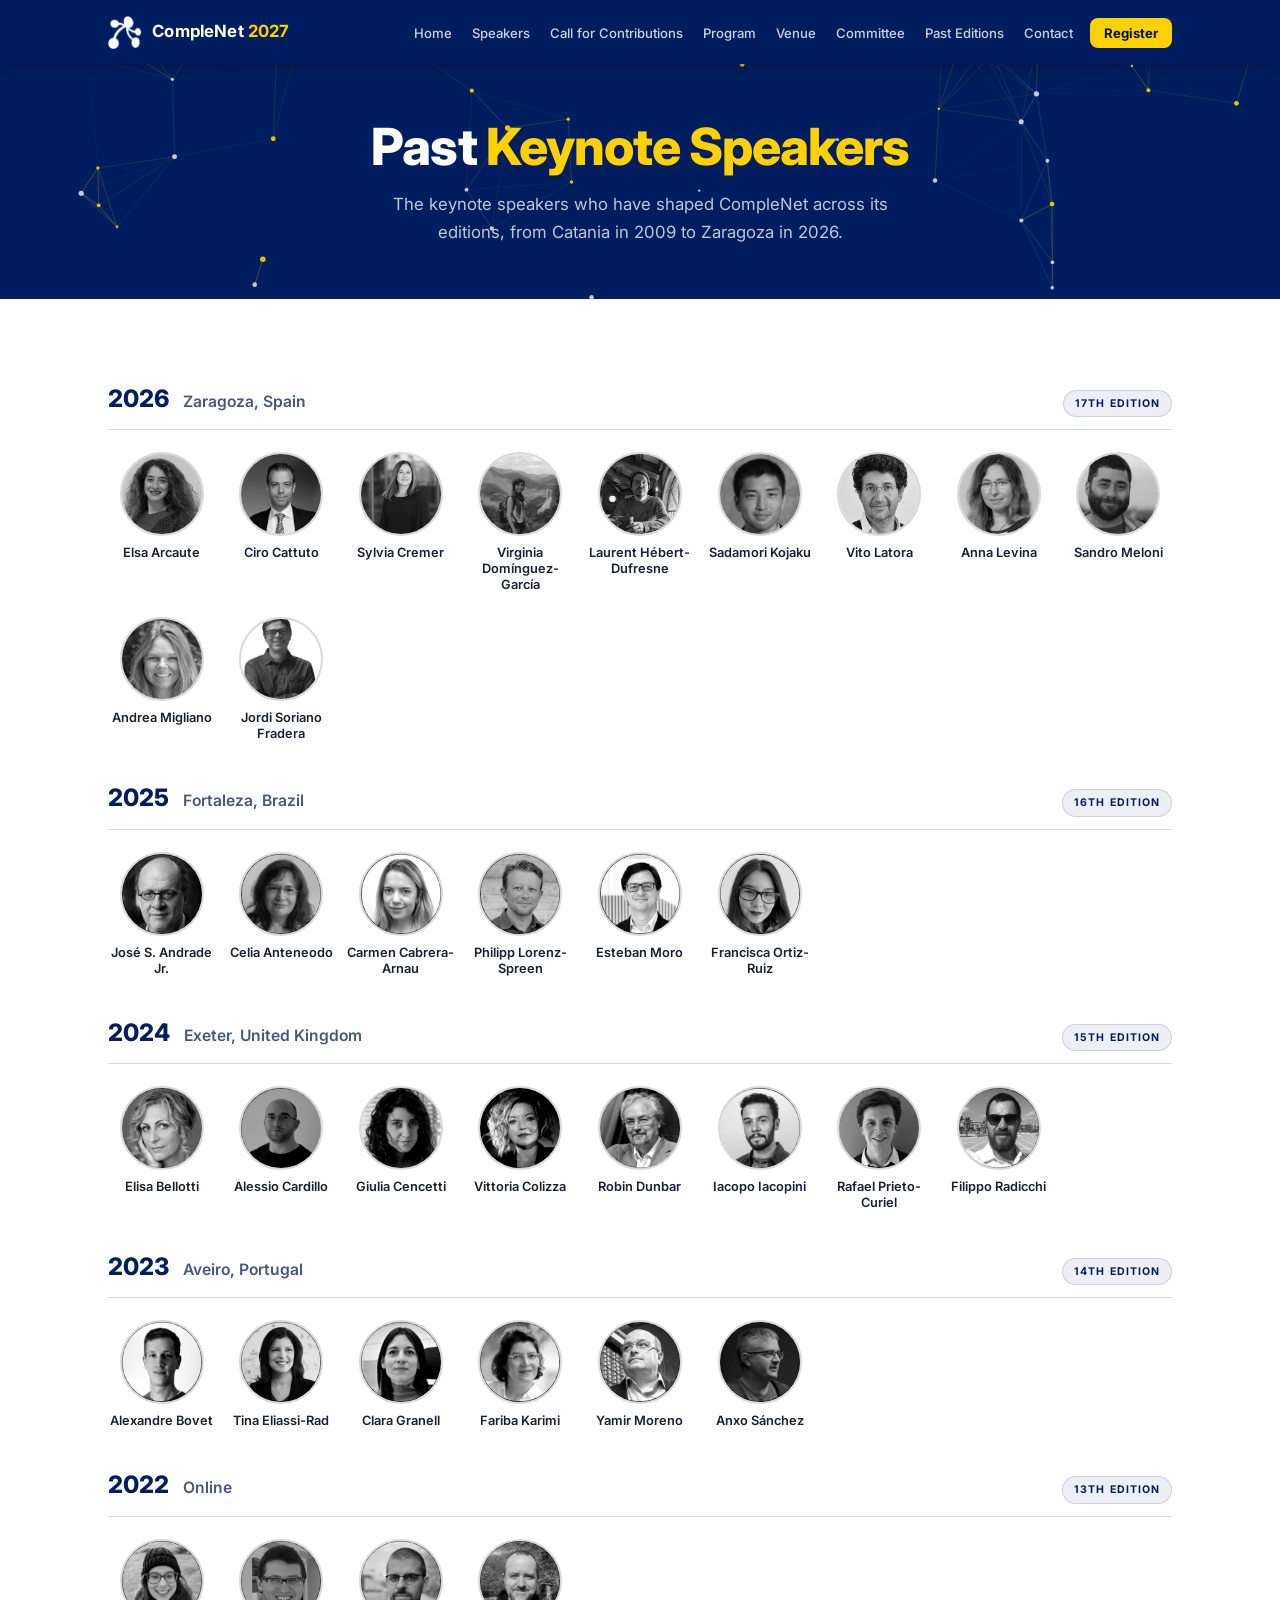
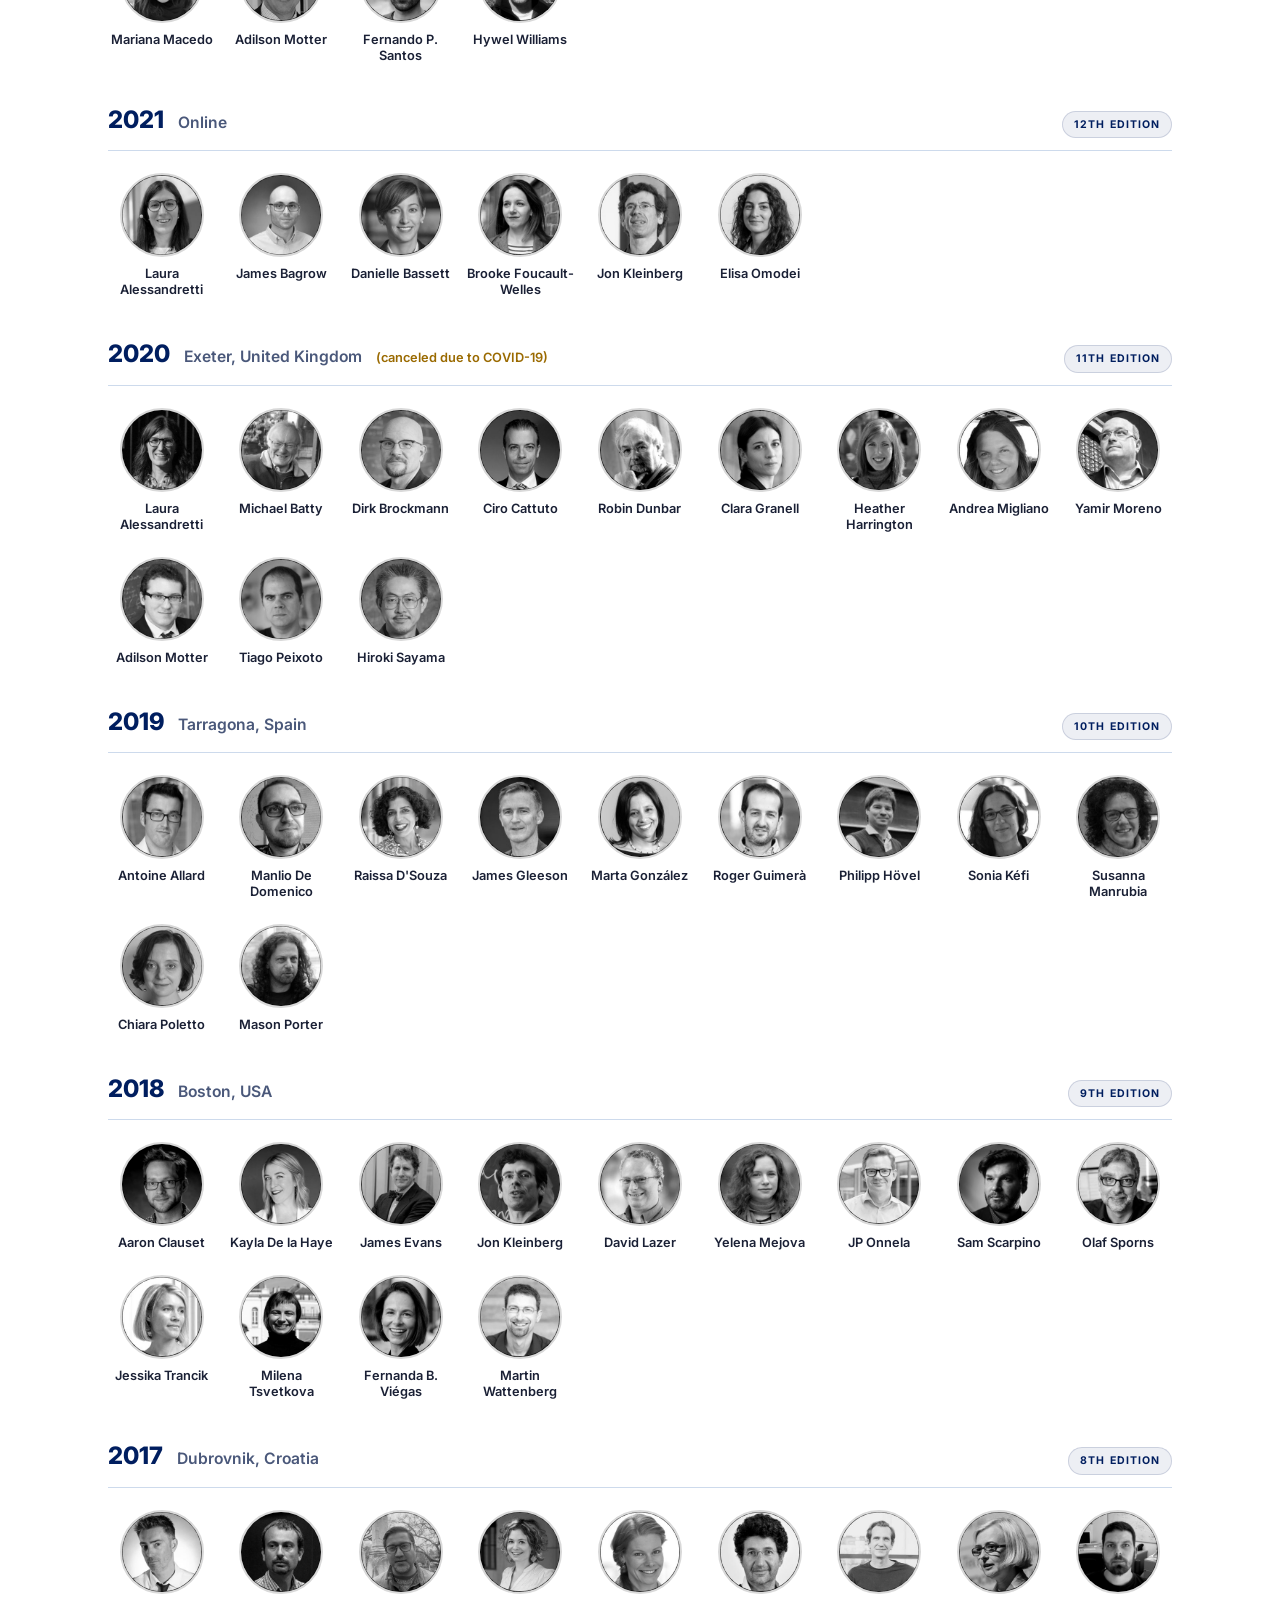
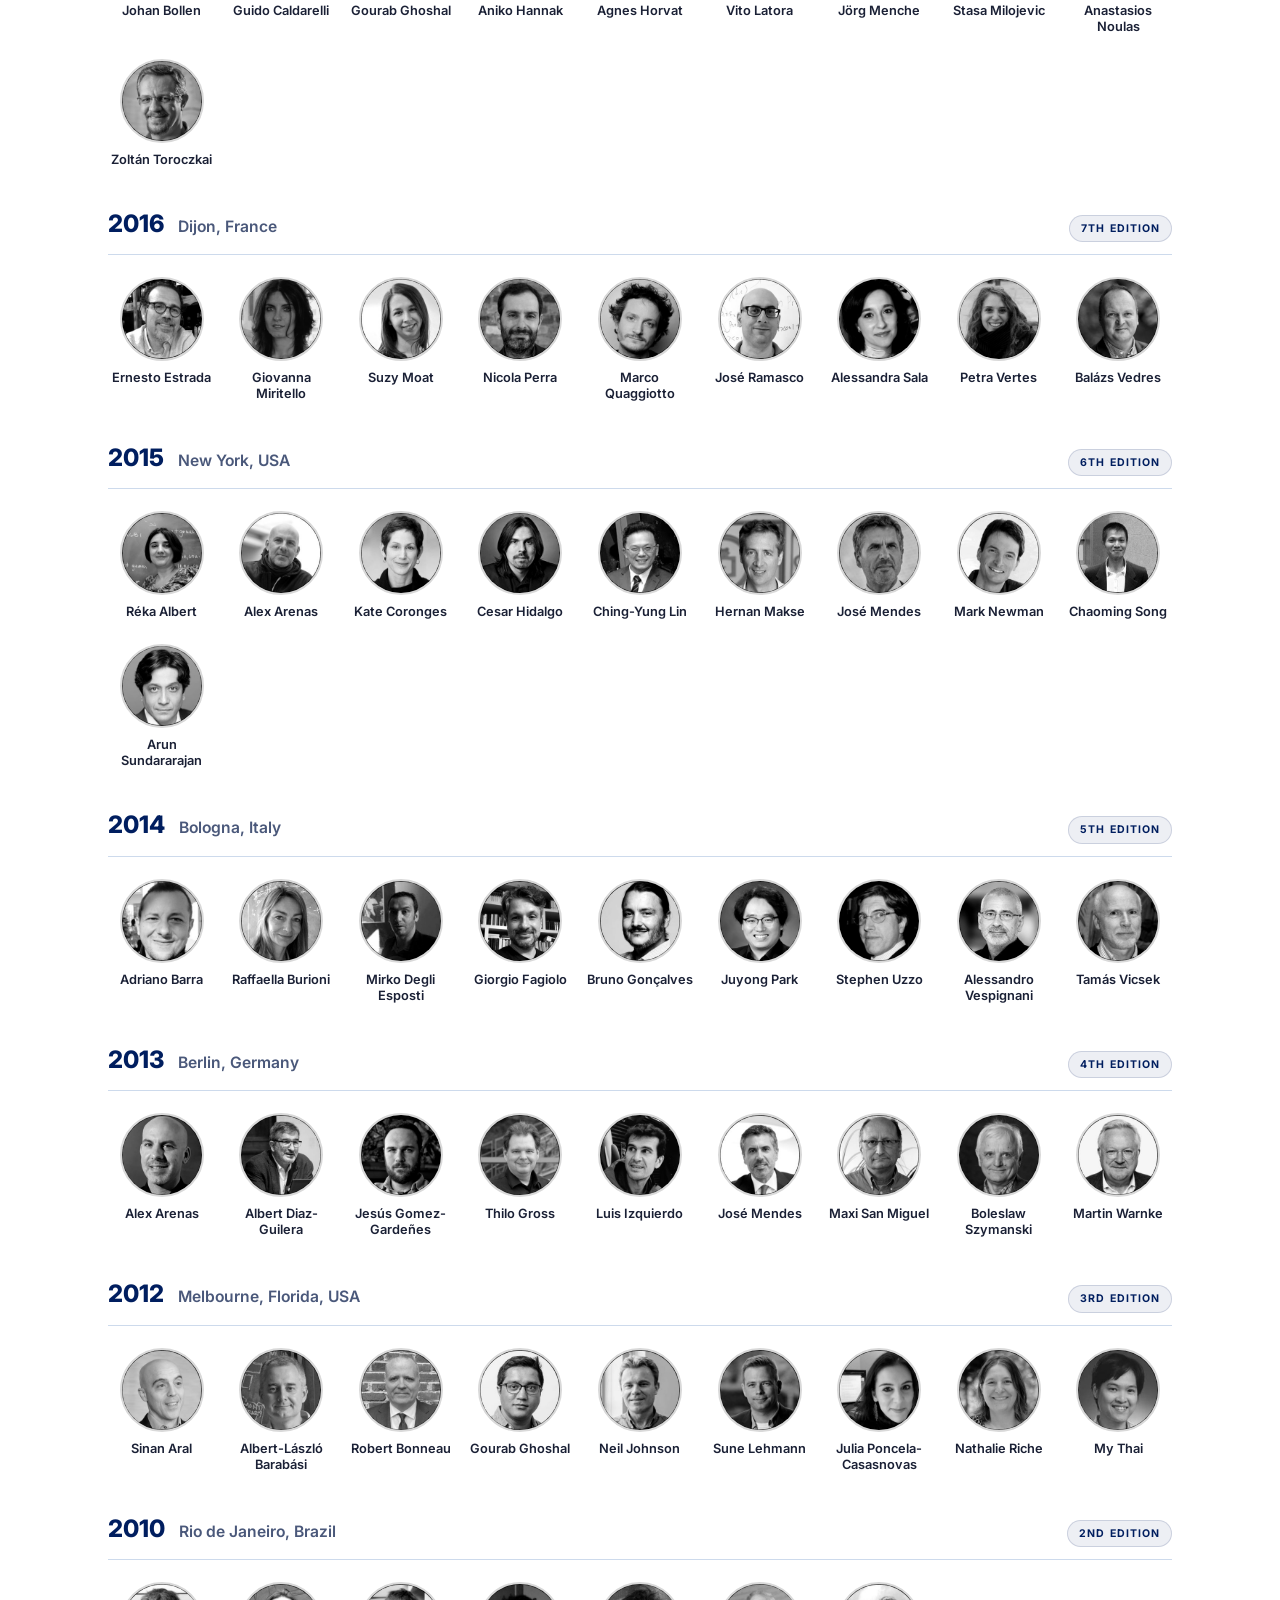
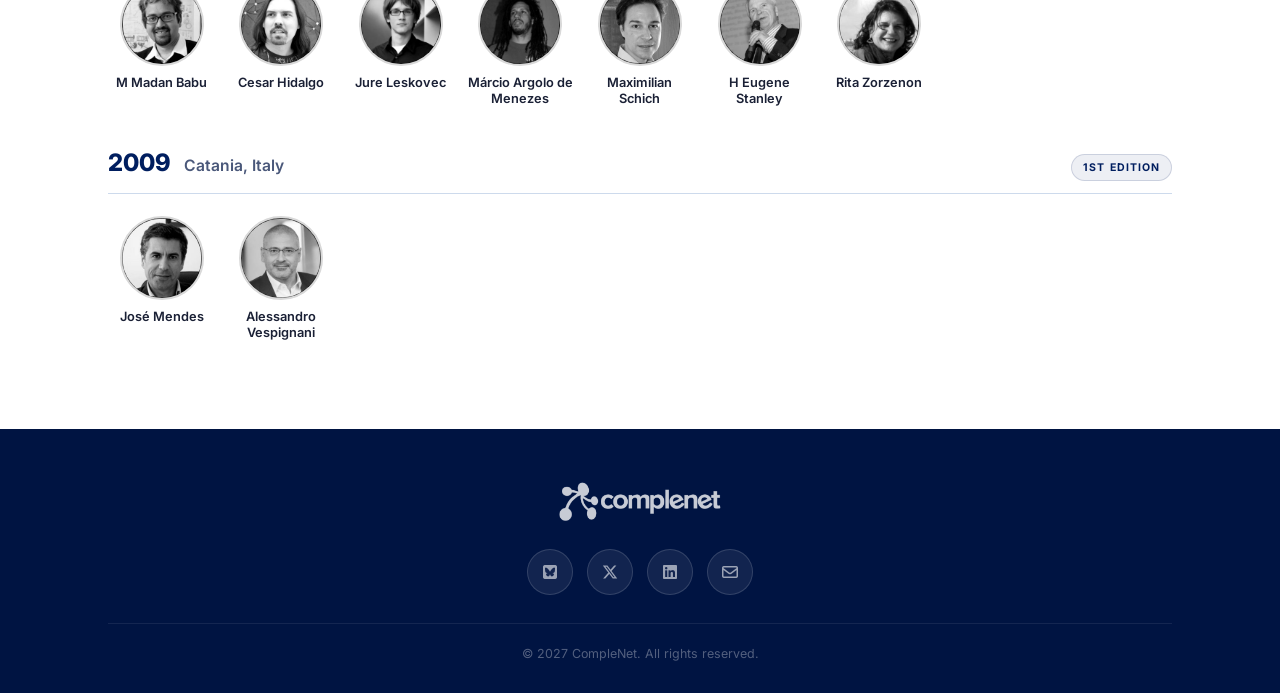
<file: pastkeynotes.html>
<!DOCTYPE html>
<html lang="en">
<head>
  <meta charset="UTF-8">
  <meta name="viewport" content="width=device-width, initial-scale=1.0">
  <title>Past Keynote Speakers — CompleNet 2027</title>
  <meta name="description" content="Keynote speakers from past editions of CompleNet, the International Conference on Complex Networks, from 2009 to 2026.">
  <link rel="canonical" href="https://complenet.github.io/pastkeynotes.html">

  <!-- Link previews (Bluesky, X, Slack, Mastodon) -->
  <meta property="og:type"        content="website">
  <meta property="og:site_name"   content="CompleNet 2027">
  <meta property="og:locale"      content="en_US">
  <meta property="og:url"         content="https://complenet.github.io/pastkeynotes.html">
  <meta property="og:title"       content="Past Keynote Speakers — CompleNet 2027">
  <meta property="og:description" content="Keynote speakers from past editions of CompleNet, the International Conference on Complex Networks, from 2009 to 2026.">
  <meta property="og:image"       content="https://complenet.github.io/Logos/og-card.png">
  <meta property="og:image:width"  content="1200">
  <meta property="og:image:height" content="630">
  <meta property="og:image:alt"   content="CompleNet 2027, the 18th International Conference on Complex Networks, March 9-12, 2027, University of Rochester, Rochester, NY, USA">
  <meta name="twitter:card"        content="summary_large_image">
  <meta name="twitter:site"        content="@CompleNet">
  <meta name="twitter:title"       content="Past Keynote Speakers — CompleNet 2027">
  <meta name="twitter:description" content="Keynote speakers from past editions of CompleNet, the International Conference on Complex Networks, from 2009 to 2026.">
  <meta name="twitter:image"       content="https://complenet.github.io/Logos/og-card.png">
  <meta name="twitter:image:alt"   content="CompleNet 2027, the 18th International Conference on Complex Networks, March 9-12, 2027, University of Rochester, Rochester, NY, USA">

  <link rel="preconnect" href="https://fonts.googleapis.com">
  <link rel="preconnect" href="https://fonts.gstatic.com" crossorigin>
  <link href="https://fonts.googleapis.com/css2?family=Inter:wght@300;400;500;600;700;800&display=swap" rel="stylesheet">
  <link rel="icon" href="favicon.ico" sizes="any">
  <link rel="icon" type="image/png" sizes="32x32" href="favicon-32x32.png">
  <link rel="icon" type="image/png" sizes="16x16" href="favicon-16x16.png">
  <link rel="apple-touch-icon" href="apple-touch-icon.png">
  <link rel="stylesheet" href="style.css">

  <!-- Page-specific styles for the compact keynote gallery (kept inline until
       this page is integrated into the site). -->
  <style>
    .kn-editions { display: flex; flex-direction: column; gap: 44px; }
    .kn-edition-head {
      display: flex; align-items: baseline; gap: 14px; flex-wrap: wrap;
      margin-bottom: 22px; padding-bottom: 12px; border-bottom: 1px solid var(--border);
    }
    .kn-year { font-size: 1.5rem; font-weight: 800; color: var(--blue); line-height: 1; }
    .kn-place { font-size: 0.98rem; font-weight: 600; color: var(--text-mid); }
    .kn-cancelled { font-size: 0.8rem; font-weight: 600; color: #9A6A00; }
    .kn-num {
      margin-left: auto; font-size: 0.66rem; font-weight: 700; letter-spacing: 0.1em;
      text-transform: uppercase; color: var(--blue); background: rgba(0, 30, 95, 0.07);
      border: 1px solid rgba(0, 30, 95, 0.15); padding: 4px 11px; border-radius: 999px;
    }
    .kn-grid { display: grid; grid-template-columns: repeat(auto-fill, minmax(104px, 1fr)); gap: 24px 12px; }
    .kn-person { margin: 0; text-align: center; }
    .kn-photo {
      width: 84px; height: 84px; border-radius: 50%; object-fit: cover; object-position: center 20%;
      filter: grayscale(100%); border: 2px solid var(--border); background: var(--gray-light);
      display: block; margin: 0 auto 9px;
    }
    .kn-person-name { font-size: 0.8rem; font-weight: 600; color: var(--text); line-height: 1.25; }
    @media (max-width: 480px) {
      .kn-grid { grid-template-columns: repeat(auto-fill, minmax(84px, 1fr)); gap: 20px 8px; }
      .kn-photo { width: 72px; height: 72px; }
      .kn-num { margin-left: 0; }
    }
  </style>
</head>
<body>

<!-- ═══ NAVBAR ═══ -->
<nav id="navbar">
  <div class="container">
    <div class="nav-inner">
      <a href="index.html" class="nav-brand">
        <img src="Logos/LogoSmall.png" alt="CompleNet logo">
        <span class="nav-brand-text">CompleNet&nbsp;<span class="nav-brand-year">2027</span></span>
      </a>
      <ul class="nav-links" id="navLinks">
        <li><a href="index.html">Home</a></li>
        <li><a href="speakers.html">Speakers</a></li>
        <li><a href="cfp.html">Call for Contributions</a></li>
        <li><a href="program.html">Program</a></li>
        <li><a href="venue.html">Venue</a></li>
        <li><a href="committee.html">Committee</a></li>
        <li><a href="past-editions.html">Past Editions</a></li>
        <li><a href="contact.html">Contact</a></li>
        <li><a href="registration.html" class="nav-cta">Register</a></li>
      </ul>
      <button class="nav-toggle" id="navToggle" aria-label="Toggle navigation">
        <span></span><span></span><span></span>
      </button>
    </div>
  </div>
</nav>

<!-- ═══ PAGE HEADER ═══ -->
<header class="page-header">
  <canvas class="page-header-net" aria-hidden="true"></canvas>
  <div class="container">
    <h1>Past <span>Keynote Speakers</span></h1>
    <p>The keynote speakers who have shaped CompleNet across its editions, from Catania in 2009 to Zaragoza in 2026.</p>
  </div>
</header>

<!-- ═══ KEYNOTE GALLERY ═══ -->
<section class="section">
  <div class="container">
    <div class="kn-editions">

      <div class="kn-edition">
        <div class="kn-edition-head">
          <span class="kn-year">2026</span>
          <span class="kn-place">Zaragoza, Spain</span>
          <span class="kn-num">17th edition</span>
        </div>
        <div class="kn-grid">
          <figure class="kn-person">
            <img class="kn-photo" src="pastkeynotes/2026-elsa-arcaute.jpg" alt="Elsa Arcaute" loading="lazy">
            <figcaption class="kn-person-name">Elsa Arcaute</figcaption>
          </figure>
          <figure class="kn-person">
            <img class="kn-photo" src="pastkeynotes/2026-ciro-cattuto.jpg" alt="Ciro Cattuto" loading="lazy">
            <figcaption class="kn-person-name">Ciro Cattuto</figcaption>
          </figure>
          <figure class="kn-person">
            <img class="kn-photo" src="pastkeynotes/2026-sylvia-cremer.jpg" alt="Sylvia Cremer" loading="lazy">
            <figcaption class="kn-person-name">Sylvia Cremer</figcaption>
          </figure>
          <figure class="kn-person">
            <img class="kn-photo" src="pastkeynotes/2026-virginia-dominguez-garcia.jpg" alt="Virginia Domínguez-García" loading="lazy">
            <figcaption class="kn-person-name">Virginia Domínguez-García</figcaption>
          </figure>
          <figure class="kn-person">
            <img class="kn-photo" src="pastkeynotes/2026-laurent-hebert-dufresne.jpg" alt="Laurent Hébert-Dufresne" loading="lazy">
            <figcaption class="kn-person-name">Laurent Hébert-Dufresne</figcaption>
          </figure>
          <figure class="kn-person">
            <img class="kn-photo" src="pastkeynotes/2026-sadamori-kojaku.jpg" alt="Sadamori Kojaku" loading="lazy">
            <figcaption class="kn-person-name">Sadamori Kojaku</figcaption>
          </figure>
          <figure class="kn-person">
            <img class="kn-photo" src="pastkeynotes/2026-vito-latora.jpg" alt="Vito Latora" loading="lazy">
            <figcaption class="kn-person-name">Vito Latora</figcaption>
          </figure>
          <figure class="kn-person">
            <img class="kn-photo" src="pastkeynotes/2026-anna-levina.jpg" alt="Anna Levina" loading="lazy">
            <figcaption class="kn-person-name">Anna Levina</figcaption>
          </figure>
          <figure class="kn-person">
            <img class="kn-photo" src="pastkeynotes/2026-sandro-meloni.jpg" alt="Sandro Meloni" loading="lazy">
            <figcaption class="kn-person-name">Sandro Meloni</figcaption>
          </figure>
          <figure class="kn-person">
            <img class="kn-photo" src="pastkeynotes/2026-andrea-migliano.jpg" alt="Andrea Migliano" loading="lazy">
            <figcaption class="kn-person-name">Andrea Migliano</figcaption>
          </figure>
          <figure class="kn-person">
            <img class="kn-photo" src="pastkeynotes/2026-jordi-soriano-fradera.jpg" alt="Jordi Soriano Fradera" loading="lazy">
            <figcaption class="kn-person-name">Jordi Soriano Fradera</figcaption>
          </figure>
        </div>
      </div>

      <div class="kn-edition">
        <div class="kn-edition-head">
          <span class="kn-year">2025</span>
          <span class="kn-place">Fortaleza, Brazil</span>
          <span class="kn-num">16th edition</span>
        </div>
        <div class="kn-grid">
          <figure class="kn-person">
            <img class="kn-photo" src="pastkeynotes/2025-jose-s-andrade-jr.jpg" alt="José S. Andrade Jr." loading="lazy">
            <figcaption class="kn-person-name">José S. Andrade Jr.</figcaption>
          </figure>
          <figure class="kn-person">
            <img class="kn-photo" src="pastkeynotes/2025-celia-anteneodo.jpg" alt="Celia Anteneodo" loading="lazy">
            <figcaption class="kn-person-name">Celia Anteneodo</figcaption>
          </figure>
          <figure class="kn-person">
            <img class="kn-photo" src="pastkeynotes/2025-carmen-cabrera-arnau.jpg" alt="Carmen Cabrera-Arnau" loading="lazy">
            <figcaption class="kn-person-name">Carmen Cabrera-Arnau</figcaption>
          </figure>
          <figure class="kn-person">
            <img class="kn-photo" src="pastkeynotes/2025-philipp-lorenz-spreen.jpg" alt="Philipp Lorenz-Spreen" loading="lazy">
            <figcaption class="kn-person-name">Philipp Lorenz-Spreen</figcaption>
          </figure>
          <figure class="kn-person">
            <img class="kn-photo" src="pastkeynotes/2025-esteban-moro.jpg" alt="Esteban Moro" loading="lazy">
            <figcaption class="kn-person-name">Esteban Moro</figcaption>
          </figure>
          <figure class="kn-person">
            <img class="kn-photo" src="pastkeynotes/2025-francisca-ortiz-ruiz.jpg" alt="Francisca Ortiz-Ruiz" loading="lazy">
            <figcaption class="kn-person-name">Francisca Ortiz-Ruiz</figcaption>
          </figure>
        </div>
      </div>

      <div class="kn-edition">
        <div class="kn-edition-head">
          <span class="kn-year">2024</span>
          <span class="kn-place">Exeter, United Kingdom</span>
          <span class="kn-num">15th edition</span>
        </div>
        <div class="kn-grid">
          <figure class="kn-person">
            <img class="kn-photo" src="pastkeynotes/2024-elisa-bellotti.jpg" alt="Elisa Bellotti" loading="lazy">
            <figcaption class="kn-person-name">Elisa Bellotti</figcaption>
          </figure>
          <figure class="kn-person">
            <img class="kn-photo" src="pastkeynotes/2024-alessio-cardillo.jpg" alt="Alessio Cardillo" loading="lazy">
            <figcaption class="kn-person-name">Alessio Cardillo</figcaption>
          </figure>
          <figure class="kn-person">
            <img class="kn-photo" src="pastkeynotes/2024-giulia-cencetti.jpg" alt="Giulia Cencetti" loading="lazy">
            <figcaption class="kn-person-name">Giulia Cencetti</figcaption>
          </figure>
          <figure class="kn-person">
            <img class="kn-photo" src="pastkeynotes/2024-vittoria-colizza.jpg" alt="Vittoria Colizza" loading="lazy">
            <figcaption class="kn-person-name">Vittoria Colizza</figcaption>
          </figure>
          <figure class="kn-person">
            <img class="kn-photo" src="pastkeynotes/2024-robin-dunbar.jpg" alt="Robin Dunbar" loading="lazy">
            <figcaption class="kn-person-name">Robin Dunbar</figcaption>
          </figure>
          <figure class="kn-person">
            <img class="kn-photo" src="pastkeynotes/2024-iacopo-iacopini.jpg" alt="Iacopo Iacopini" loading="lazy">
            <figcaption class="kn-person-name">Iacopo Iacopini</figcaption>
          </figure>
          <figure class="kn-person">
            <img class="kn-photo" src="pastkeynotes/2024-rafael-prieto-curiel.jpg" alt="Rafael Prieto-Curiel" loading="lazy">
            <figcaption class="kn-person-name">Rafael Prieto-Curiel</figcaption>
          </figure>
          <figure class="kn-person">
            <img class="kn-photo" src="pastkeynotes/2024-filippo-radicchi.jpg" alt="Filippo Radicchi" loading="lazy">
            <figcaption class="kn-person-name">Filippo Radicchi</figcaption>
          </figure>
        </div>
      </div>

      <div class="kn-edition">
        <div class="kn-edition-head">
          <span class="kn-year">2023</span>
          <span class="kn-place">Aveiro, Portugal</span>
          <span class="kn-num">14th edition</span>
        </div>
        <div class="kn-grid">
          <figure class="kn-person">
            <img class="kn-photo" src="pastkeynotes/2023-alexandre-bovet.jpg" alt="Alexandre Bovet" loading="lazy">
            <figcaption class="kn-person-name">Alexandre Bovet</figcaption>
          </figure>
          <figure class="kn-person">
            <img class="kn-photo" src="pastkeynotes/2023-tina-eliassi-rad.jpg" alt="Tina Eliassi-Rad" loading="lazy">
            <figcaption class="kn-person-name">Tina Eliassi-Rad</figcaption>
          </figure>
          <figure class="kn-person">
            <img class="kn-photo" src="pastkeynotes/2023-clara-granell.jpg" alt="Clara Granell" loading="lazy">
            <figcaption class="kn-person-name">Clara Granell</figcaption>
          </figure>
          <figure class="kn-person">
            <img class="kn-photo" src="pastkeynotes/2023-fariba-karimi.jpg" alt="Fariba Karimi" loading="lazy">
            <figcaption class="kn-person-name">Fariba Karimi</figcaption>
          </figure>
          <figure class="kn-person">
            <img class="kn-photo" src="pastkeynotes/2023-yamir-moreno.jpg" alt="Yamir Moreno" loading="lazy">
            <figcaption class="kn-person-name">Yamir Moreno</figcaption>
          </figure>
          <figure class="kn-person">
            <img class="kn-photo" src="pastkeynotes/2023-anxo-sanchez.jpg" alt="Anxo Sánchez" loading="lazy">
            <figcaption class="kn-person-name">Anxo Sánchez</figcaption>
          </figure>
        </div>
      </div>

      <div class="kn-edition">
        <div class="kn-edition-head">
          <span class="kn-year">2022</span>
          <span class="kn-place">Online</span>
          <span class="kn-num">13th edition</span>
        </div>
        <div class="kn-grid">
          <figure class="kn-person">
            <img class="kn-photo" src="pastkeynotes/2022-mariana-macedo.jpg" alt="Mariana Macedo" loading="lazy">
            <figcaption class="kn-person-name">Mariana Macedo</figcaption>
          </figure>
          <figure class="kn-person">
            <img class="kn-photo" src="pastkeynotes/2022-adilson-motter.jpg" alt="Adilson Motter" loading="lazy">
            <figcaption class="kn-person-name">Adilson Motter</figcaption>
          </figure>
          <figure class="kn-person">
            <img class="kn-photo" src="pastkeynotes/2022-fernando-p-santos.jpg" alt="Fernando P. Santos" loading="lazy">
            <figcaption class="kn-person-name">Fernando P. Santos</figcaption>
          </figure>
          <figure class="kn-person">
            <img class="kn-photo" src="pastkeynotes/2022-hywel-williams.jpg" alt="Hywel Williams" loading="lazy">
            <figcaption class="kn-person-name">Hywel Williams</figcaption>
          </figure>
        </div>
      </div>

      <div class="kn-edition">
        <div class="kn-edition-head">
          <span class="kn-year">2021</span>
          <span class="kn-place">Online</span>
          <span class="kn-num">12th edition</span>
        </div>
        <div class="kn-grid">
          <figure class="kn-person">
            <img class="kn-photo" src="pastkeynotes/2021-laura-alessandretti.jpg" alt="Laura Alessandretti" loading="lazy">
            <figcaption class="kn-person-name">Laura Alessandretti</figcaption>
          </figure>
          <figure class="kn-person">
            <img class="kn-photo" src="pastkeynotes/2021-james-bagrow.jpg" alt="James Bagrow" loading="lazy">
            <figcaption class="kn-person-name">James Bagrow</figcaption>
          </figure>
          <figure class="kn-person">
            <img class="kn-photo" src="pastkeynotes/2021-danielle-bassett.jpg" alt="Danielle Bassett" loading="lazy">
            <figcaption class="kn-person-name">Danielle Bassett</figcaption>
          </figure>
          <figure class="kn-person">
            <img class="kn-photo" src="pastkeynotes/2021-brooke-foucault-welles.jpg" alt="Brooke Foucault-Welles" loading="lazy">
            <figcaption class="kn-person-name">Brooke Foucault-Welles</figcaption>
          </figure>
          <figure class="kn-person">
            <img class="kn-photo" src="pastkeynotes/2021-jon-kleinberg.jpg" alt="Jon Kleinberg" loading="lazy">
            <figcaption class="kn-person-name">Jon Kleinberg</figcaption>
          </figure>
          <figure class="kn-person">
            <img class="kn-photo" src="pastkeynotes/2021-elisa-omodei.jpg" alt="Elisa Omodei" loading="lazy">
            <figcaption class="kn-person-name">Elisa Omodei</figcaption>
          </figure>
        </div>
      </div>

      <div class="kn-edition">
        <div class="kn-edition-head">
          <span class="kn-year">2020</span>
          <span class="kn-place">Exeter, United Kingdom</span>
          <span class="kn-cancelled">(canceled due to COVID-19)</span>
          <span class="kn-num">11th edition</span>
        </div>
        <div class="kn-grid">
          <figure class="kn-person">
            <img class="kn-photo" src="pastkeynotes/2020-laura-alessandretti.jpg" alt="Laura Alessandretti" loading="lazy">
            <figcaption class="kn-person-name">Laura Alessandretti</figcaption>
          </figure>
          <figure class="kn-person">
            <img class="kn-photo" src="pastkeynotes/2020-michael-batty.jpg" alt="Michael Batty" loading="lazy">
            <figcaption class="kn-person-name">Michael Batty</figcaption>
          </figure>
          <figure class="kn-person">
            <img class="kn-photo" src="pastkeynotes/2020-dirk-brockmann.jpg" alt="Dirk Brockmann" loading="lazy">
            <figcaption class="kn-person-name">Dirk Brockmann</figcaption>
          </figure>
          <figure class="kn-person">
            <img class="kn-photo" src="pastkeynotes/2020-ciro-cattuto.jpg" alt="Ciro Cattuto" loading="lazy">
            <figcaption class="kn-person-name">Ciro Cattuto</figcaption>
          </figure>
          <figure class="kn-person">
            <img class="kn-photo" src="pastkeynotes/2020-robin-dunbar.jpg" alt="Robin Dunbar" loading="lazy">
            <figcaption class="kn-person-name">Robin Dunbar</figcaption>
          </figure>
          <figure class="kn-person">
            <img class="kn-photo" src="pastkeynotes/2020-clara-granell.jpg" alt="Clara Granell" loading="lazy">
            <figcaption class="kn-person-name">Clara Granell</figcaption>
          </figure>
          <figure class="kn-person">
            <img class="kn-photo" src="pastkeynotes/2020-heather-harrington.jpg" alt="Heather Harrington" loading="lazy">
            <figcaption class="kn-person-name">Heather Harrington</figcaption>
          </figure>
          <figure class="kn-person">
            <img class="kn-photo" src="pastkeynotes/2020-andrea-migliano.jpg" alt="Andrea Migliano" loading="lazy">
            <figcaption class="kn-person-name">Andrea Migliano</figcaption>
          </figure>
          <figure class="kn-person">
            <img class="kn-photo" src="pastkeynotes/2020-yamir-moreno.jpg" alt="Yamir Moreno" loading="lazy">
            <figcaption class="kn-person-name">Yamir Moreno</figcaption>
          </figure>
          <figure class="kn-person">
            <img class="kn-photo" src="pastkeynotes/2020-adilson-motter.jpg" alt="Adilson Motter" loading="lazy">
            <figcaption class="kn-person-name">Adilson Motter</figcaption>
          </figure>
          <figure class="kn-person">
            <img class="kn-photo" src="pastkeynotes/2020-tiago-peixoto.jpg" alt="Tiago Peixoto" loading="lazy">
            <figcaption class="kn-person-name">Tiago Peixoto</figcaption>
          </figure>
          <figure class="kn-person">
            <img class="kn-photo" src="pastkeynotes/2020-hiroki-sayama.jpg" alt="Hiroki Sayama" loading="lazy">
            <figcaption class="kn-person-name">Hiroki Sayama</figcaption>
          </figure>
        </div>
      </div>

      <div class="kn-edition">
        <div class="kn-edition-head">
          <span class="kn-year">2019</span>
          <span class="kn-place">Tarragona, Spain</span>
          <span class="kn-num">10th edition</span>
        </div>
        <div class="kn-grid">
          <figure class="kn-person">
            <img class="kn-photo" src="pastkeynotes/2019-antoine-allard.jpg" alt="Antoine Allard" loading="lazy">
            <figcaption class="kn-person-name">Antoine Allard</figcaption>
          </figure>
          <figure class="kn-person">
            <img class="kn-photo" src="pastkeynotes/2019-manlio-de-domenico.jpg" alt="Manlio De Domenico" loading="lazy">
            <figcaption class="kn-person-name">Manlio De Domenico</figcaption>
          </figure>
          <figure class="kn-person">
            <img class="kn-photo" src="pastkeynotes/2019-raissa-d-souza.jpg" alt="Raissa D&#x27;Souza" loading="lazy">
            <figcaption class="kn-person-name">Raissa D&#x27;Souza</figcaption>
          </figure>
          <figure class="kn-person">
            <img class="kn-photo" src="pastkeynotes/2019-james-gleeson.jpg" alt="James Gleeson" loading="lazy">
            <figcaption class="kn-person-name">James Gleeson</figcaption>
          </figure>
          <figure class="kn-person">
            <img class="kn-photo" src="pastkeynotes/2019-marta-gonzalez.jpg" alt="Marta González" loading="lazy">
            <figcaption class="kn-person-name">Marta González</figcaption>
          </figure>
          <figure class="kn-person">
            <img class="kn-photo" src="pastkeynotes/2019-roger-guimera.jpg" alt="Roger Guimerà" loading="lazy">
            <figcaption class="kn-person-name">Roger Guimerà</figcaption>
          </figure>
          <figure class="kn-person">
            <img class="kn-photo" src="pastkeynotes/2019-philipp-hovel.jpg" alt="Philipp Hövel" loading="lazy">
            <figcaption class="kn-person-name">Philipp Hövel</figcaption>
          </figure>
          <figure class="kn-person">
            <img class="kn-photo" src="pastkeynotes/2019-sonia-kefi.jpg" alt="Sonia Kéfi" loading="lazy">
            <figcaption class="kn-person-name">Sonia Kéfi</figcaption>
          </figure>
          <figure class="kn-person">
            <img class="kn-photo" src="pastkeynotes/2019-susanna-manrubia.jpg" alt="Susanna Manrubia" loading="lazy">
            <figcaption class="kn-person-name">Susanna Manrubia</figcaption>
          </figure>
          <figure class="kn-person">
            <img class="kn-photo" src="pastkeynotes/2019-chiara-poletto.jpg" alt="Chiara Poletto" loading="lazy">
            <figcaption class="kn-person-name">Chiara Poletto</figcaption>
          </figure>
          <figure class="kn-person">
            <img class="kn-photo" src="pastkeynotes/2019-mason-porter.jpg" alt="Mason Porter" loading="lazy">
            <figcaption class="kn-person-name">Mason Porter</figcaption>
          </figure>
        </div>
      </div>

      <div class="kn-edition">
        <div class="kn-edition-head">
          <span class="kn-year">2018</span>
          <span class="kn-place">Boston, USA</span>
          <span class="kn-num">9th edition</span>
        </div>
        <div class="kn-grid">
          <figure class="kn-person">
            <img class="kn-photo" src="pastkeynotes/2018-aaron-clauset.jpg" alt="Aaron Clauset" loading="lazy">
            <figcaption class="kn-person-name">Aaron Clauset</figcaption>
          </figure>
          <figure class="kn-person">
            <img class="kn-photo" src="pastkeynotes/2018-kayla-de-la-haye.jpg" alt="Kayla De la Haye" loading="lazy">
            <figcaption class="kn-person-name">Kayla De la Haye</figcaption>
          </figure>
          <figure class="kn-person">
            <img class="kn-photo" src="pastkeynotes/2018-james-evans.jpg" alt="James Evans" loading="lazy">
            <figcaption class="kn-person-name">James Evans</figcaption>
          </figure>
          <figure class="kn-person">
            <img class="kn-photo" src="pastkeynotes/2018-jon-kleinberg.jpg" alt="Jon Kleinberg" loading="lazy">
            <figcaption class="kn-person-name">Jon Kleinberg</figcaption>
          </figure>
          <figure class="kn-person">
            <img class="kn-photo" src="pastkeynotes/2018-david-lazer.jpg" alt="David Lazer" loading="lazy">
            <figcaption class="kn-person-name">David Lazer</figcaption>
          </figure>
          <figure class="kn-person">
            <img class="kn-photo" src="pastkeynotes/2018-yelena-mejova.jpg" alt="Yelena Mejova" loading="lazy">
            <figcaption class="kn-person-name">Yelena Mejova</figcaption>
          </figure>
          <figure class="kn-person">
            <img class="kn-photo" src="pastkeynotes/2018-jp-onnela.jpg" alt="JP Onnela" loading="lazy">
            <figcaption class="kn-person-name">JP Onnela</figcaption>
          </figure>
          <figure class="kn-person">
            <img class="kn-photo" src="pastkeynotes/2018-sam-scarpino.jpg" alt="Sam Scarpino" loading="lazy">
            <figcaption class="kn-person-name">Sam Scarpino</figcaption>
          </figure>
          <figure class="kn-person">
            <img class="kn-photo" src="pastkeynotes/2018-olaf-sporns.jpg" alt="Olaf Sporns" loading="lazy">
            <figcaption class="kn-person-name">Olaf Sporns</figcaption>
          </figure>
          <figure class="kn-person">
            <img class="kn-photo" src="pastkeynotes/2018-jessika-trancik.jpg" alt="Jessika Trancik" loading="lazy">
            <figcaption class="kn-person-name">Jessika Trancik</figcaption>
          </figure>
          <figure class="kn-person">
            <img class="kn-photo" src="pastkeynotes/2018-milena-tsvetkova.jpg" alt="Milena Tsvetkova" loading="lazy">
            <figcaption class="kn-person-name">Milena Tsvetkova</figcaption>
          </figure>
          <figure class="kn-person">
            <img class="kn-photo" src="pastkeynotes/2018-fernanda-b-viegas.jpg" alt="Fernanda B. Viégas" loading="lazy">
            <figcaption class="kn-person-name">Fernanda B. Viégas</figcaption>
          </figure>
          <figure class="kn-person">
            <img class="kn-photo" src="pastkeynotes/2018-martin-wattenberg.jpg" alt="Martin Wattenberg" loading="lazy">
            <figcaption class="kn-person-name">Martin Wattenberg</figcaption>
          </figure>
        </div>
      </div>

      <div class="kn-edition">
        <div class="kn-edition-head">
          <span class="kn-year">2017</span>
          <span class="kn-place">Dubrovnik, Croatia</span>
          <span class="kn-num">8th edition</span>
        </div>
        <div class="kn-grid">
          <figure class="kn-person">
            <img class="kn-photo" src="pastkeynotes/2017-johan-bollen.jpg" alt="Johan Bollen" loading="lazy">
            <figcaption class="kn-person-name">Johan Bollen</figcaption>
          </figure>
          <figure class="kn-person">
            <img class="kn-photo" src="pastkeynotes/2017-guido-caldarelli.jpg" alt="Guido Caldarelli" loading="lazy">
            <figcaption class="kn-person-name">Guido Caldarelli</figcaption>
          </figure>
          <figure class="kn-person">
            <img class="kn-photo" src="pastkeynotes/2017-gourab-ghoshal.jpg" alt="Gourab Ghoshal" loading="lazy">
            <figcaption class="kn-person-name">Gourab Ghoshal</figcaption>
          </figure>
          <figure class="kn-person">
            <img class="kn-photo" src="pastkeynotes/2017-aniko-hannak.jpg" alt="Aniko Hannak" loading="lazy">
            <figcaption class="kn-person-name">Aniko Hannak</figcaption>
          </figure>
          <figure class="kn-person">
            <img class="kn-photo" src="pastkeynotes/2017-agnes-horvat.jpg" alt="Agnes Horvat" loading="lazy">
            <figcaption class="kn-person-name">Agnes Horvat</figcaption>
          </figure>
          <figure class="kn-person">
            <img class="kn-photo" src="pastkeynotes/2017-vito-latora.jpg" alt="Vito Latora" loading="lazy">
            <figcaption class="kn-person-name">Vito Latora</figcaption>
          </figure>
          <figure class="kn-person">
            <img class="kn-photo" src="pastkeynotes/2017-jorg-menche.jpg" alt="Jörg Menche" loading="lazy">
            <figcaption class="kn-person-name">Jörg Menche</figcaption>
          </figure>
          <figure class="kn-person">
            <img class="kn-photo" src="pastkeynotes/2017-stasa-milojevic.jpg" alt="Stasa Milojevic" loading="lazy">
            <figcaption class="kn-person-name">Stasa Milojevic</figcaption>
          </figure>
          <figure class="kn-person">
            <img class="kn-photo" src="pastkeynotes/2017-anastasios-noulas.jpg" alt="Anastasios Noulas" loading="lazy">
            <figcaption class="kn-person-name">Anastasios Noulas</figcaption>
          </figure>
          <figure class="kn-person">
            <img class="kn-photo" src="pastkeynotes/2017-zoltan-toroczkai.jpg" alt="Zoltán Toroczkai" loading="lazy">
            <figcaption class="kn-person-name">Zoltán Toroczkai</figcaption>
          </figure>
        </div>
      </div>

      <div class="kn-edition">
        <div class="kn-edition-head">
          <span class="kn-year">2016</span>
          <span class="kn-place">Dijon, France</span>
          <span class="kn-num">7th edition</span>
        </div>
        <div class="kn-grid">
          <figure class="kn-person">
            <img class="kn-photo" src="pastkeynotes/2016-ernesto-estrada.jpg" alt="Ernesto Estrada" loading="lazy">
            <figcaption class="kn-person-name">Ernesto Estrada</figcaption>
          </figure>
          <figure class="kn-person">
            <img class="kn-photo" src="pastkeynotes/2016-giovanna-miritello.jpg" alt="Giovanna Miritello" loading="lazy">
            <figcaption class="kn-person-name">Giovanna Miritello</figcaption>
          </figure>
          <figure class="kn-person">
            <img class="kn-photo" src="pastkeynotes/2016-suzy-moat.jpg" alt="Suzy Moat" loading="lazy">
            <figcaption class="kn-person-name">Suzy Moat</figcaption>
          </figure>
          <figure class="kn-person">
            <img class="kn-photo" src="pastkeynotes/2016-nicola-perra.jpg" alt="Nicola Perra" loading="lazy">
            <figcaption class="kn-person-name">Nicola Perra</figcaption>
          </figure>
          <figure class="kn-person">
            <img class="kn-photo" src="pastkeynotes/2016-marco-quaggiotto.jpg" alt="Marco Quaggiotto" loading="lazy">
            <figcaption class="kn-person-name">Marco Quaggiotto</figcaption>
          </figure>
          <figure class="kn-person">
            <img class="kn-photo" src="pastkeynotes/2016-jose-ramasco.jpg" alt="José Ramasco" loading="lazy">
            <figcaption class="kn-person-name">José Ramasco</figcaption>
          </figure>
          <figure class="kn-person">
            <img class="kn-photo" src="pastkeynotes/2016-alessandra-sala.jpg" alt="Alessandra Sala" loading="lazy">
            <figcaption class="kn-person-name">Alessandra Sala</figcaption>
          </figure>
          <figure class="kn-person">
            <img class="kn-photo" src="pastkeynotes/2016-petra-vertes.jpg" alt="Petra Vertes" loading="lazy">
            <figcaption class="kn-person-name">Petra Vertes</figcaption>
          </figure>
          <figure class="kn-person">
            <img class="kn-photo" src="pastkeynotes/2016-balazs-vedres.jpg" alt="Balázs Vedres" loading="lazy">
            <figcaption class="kn-person-name">Balázs Vedres</figcaption>
          </figure>
        </div>
      </div>

      <div class="kn-edition">
        <div class="kn-edition-head">
          <span class="kn-year">2015</span>
          <span class="kn-place">New York, USA</span>
          <span class="kn-num">6th edition</span>
        </div>
        <div class="kn-grid">
          <figure class="kn-person">
            <img class="kn-photo" src="pastkeynotes/2015-reka-albert.jpg" alt="Réka Albert" loading="lazy">
            <figcaption class="kn-person-name">Réka Albert</figcaption>
          </figure>
          <figure class="kn-person">
            <img class="kn-photo" src="pastkeynotes/2015-alex-arenas.jpg" alt="Alex Arenas" loading="lazy">
            <figcaption class="kn-person-name">Alex Arenas</figcaption>
          </figure>
          <figure class="kn-person">
            <img class="kn-photo" src="pastkeynotes/2015-kate-coronges.jpg" alt="Kate Coronges" loading="lazy">
            <figcaption class="kn-person-name">Kate Coronges</figcaption>
          </figure>
          <figure class="kn-person">
            <img class="kn-photo" src="pastkeynotes/2015-cesar-hidalgo.jpg" alt="Cesar Hidalgo" loading="lazy">
            <figcaption class="kn-person-name">Cesar Hidalgo</figcaption>
          </figure>
          <figure class="kn-person">
            <img class="kn-photo" src="pastkeynotes/2015-ching-yung-lin.jpg" alt="Ching-Yung Lin" loading="lazy">
            <figcaption class="kn-person-name">Ching-Yung Lin</figcaption>
          </figure>
          <figure class="kn-person">
            <img class="kn-photo" src="pastkeynotes/2015-hernan-makse.jpg" alt="Hernan Makse" loading="lazy">
            <figcaption class="kn-person-name">Hernan Makse</figcaption>
          </figure>
          <figure class="kn-person">
            <img class="kn-photo" src="pastkeynotes/2015-jose-mendes.jpg" alt="José Mendes" loading="lazy">
            <figcaption class="kn-person-name">José Mendes</figcaption>
          </figure>
          <figure class="kn-person">
            <img class="kn-photo" src="pastkeynotes/2015-mark-newman.jpg" alt="Mark Newman" loading="lazy">
            <figcaption class="kn-person-name">Mark Newman</figcaption>
          </figure>
          <figure class="kn-person">
            <img class="kn-photo" src="pastkeynotes/2015-chaoming-song.jpg" alt="Chaoming Song" loading="lazy">
            <figcaption class="kn-person-name">Chaoming Song</figcaption>
          </figure>
          <figure class="kn-person">
            <img class="kn-photo" src="pastkeynotes/2015-arun-sundararajan.jpg" alt="Arun Sundararajan" loading="lazy">
            <figcaption class="kn-person-name">Arun Sundararajan</figcaption>
          </figure>
        </div>
      </div>

      <div class="kn-edition">
        <div class="kn-edition-head">
          <span class="kn-year">2014</span>
          <span class="kn-place">Bologna, Italy</span>
          <span class="kn-num">5th edition</span>
        </div>
        <div class="kn-grid">
          <figure class="kn-person">
            <img class="kn-photo" src="pastkeynotes/2014-adriano-barra.jpg" alt="Adriano Barra" loading="lazy">
            <figcaption class="kn-person-name">Adriano Barra</figcaption>
          </figure>
          <figure class="kn-person">
            <img class="kn-photo" src="pastkeynotes/2014-raffaella-burioni.jpg" alt="Raffaella Burioni" loading="lazy">
            <figcaption class="kn-person-name">Raffaella Burioni</figcaption>
          </figure>
          <figure class="kn-person">
            <img class="kn-photo" src="pastkeynotes/2014-mirko-degli-esposti.jpg" alt="Mirko Degli Esposti" loading="lazy">
            <figcaption class="kn-person-name">Mirko Degli Esposti</figcaption>
          </figure>
          <figure class="kn-person">
            <img class="kn-photo" src="pastkeynotes/2014-giorgio-fagiolo.jpg" alt="Giorgio Fagiolo" loading="lazy">
            <figcaption class="kn-person-name">Giorgio Fagiolo</figcaption>
          </figure>
          <figure class="kn-person">
            <img class="kn-photo" src="pastkeynotes/2014-bruno-goncalves.jpg" alt="Bruno Gonçalves" loading="lazy">
            <figcaption class="kn-person-name">Bruno Gonçalves</figcaption>
          </figure>
          <figure class="kn-person">
            <img class="kn-photo" src="pastkeynotes/2014-juyong-park.jpg" alt="Juyong Park" loading="lazy">
            <figcaption class="kn-person-name">Juyong Park</figcaption>
          </figure>
          <figure class="kn-person">
            <img class="kn-photo" src="pastkeynotes/2014-stephen-uzzo.jpg" alt="Stephen Uzzo" loading="lazy">
            <figcaption class="kn-person-name">Stephen Uzzo</figcaption>
          </figure>
          <figure class="kn-person">
            <img class="kn-photo" src="pastkeynotes/2014-alessandro-vespignani.jpg" alt="Alessandro Vespignani" loading="lazy">
            <figcaption class="kn-person-name">Alessandro Vespignani</figcaption>
          </figure>
          <figure class="kn-person">
            <img class="kn-photo" src="pastkeynotes/2014-tamas-vicsek.jpg" alt="Tamás Vicsek" loading="lazy">
            <figcaption class="kn-person-name">Tamás Vicsek</figcaption>
          </figure>
        </div>
      </div>

      <div class="kn-edition">
        <div class="kn-edition-head">
          <span class="kn-year">2013</span>
          <span class="kn-place">Berlin, Germany</span>
          <span class="kn-num">4th edition</span>
        </div>
        <div class="kn-grid">
          <figure class="kn-person">
            <img class="kn-photo" src="pastkeynotes/2013-alex-arenas.jpg" alt="Alex Arenas" loading="lazy">
            <figcaption class="kn-person-name">Alex Arenas</figcaption>
          </figure>
          <figure class="kn-person">
            <img class="kn-photo" src="pastkeynotes/2013-albert-diaz-guilera.jpg" alt="Albert Diaz-Guilera" loading="lazy">
            <figcaption class="kn-person-name">Albert Diaz-Guilera</figcaption>
          </figure>
          <figure class="kn-person">
            <img class="kn-photo" src="pastkeynotes/2013-jesus-gomez-gardenes.jpg" alt="Jesús Gomez-Gardeñes" loading="lazy">
            <figcaption class="kn-person-name">Jesús Gomez-Gardeñes</figcaption>
          </figure>
          <figure class="kn-person">
            <img class="kn-photo" src="pastkeynotes/2013-thilo-gross.jpg" alt="Thilo Gross" loading="lazy">
            <figcaption class="kn-person-name">Thilo Gross</figcaption>
          </figure>
          <figure class="kn-person">
            <img class="kn-photo" src="pastkeynotes/2013-luis-izquierdo.jpg" alt="Luis Izquierdo" loading="lazy">
            <figcaption class="kn-person-name">Luis Izquierdo</figcaption>
          </figure>
          <figure class="kn-person">
            <img class="kn-photo" src="pastkeynotes/2013-jose-mendes.jpg" alt="José Mendes" loading="lazy">
            <figcaption class="kn-person-name">José Mendes</figcaption>
          </figure>
          <figure class="kn-person">
            <img class="kn-photo" src="pastkeynotes/2013-maxi-san-miguel.jpg" alt="Maxi San Miguel" loading="lazy">
            <figcaption class="kn-person-name">Maxi San Miguel</figcaption>
          </figure>
          <figure class="kn-person">
            <img class="kn-photo" src="pastkeynotes/2013-boleslaw-szymanski.jpg" alt="Boleslaw Szymanski" loading="lazy">
            <figcaption class="kn-person-name">Boleslaw Szymanski</figcaption>
          </figure>
          <figure class="kn-person">
            <img class="kn-photo" src="pastkeynotes/2013-martin-warnke.jpg" alt="Martin Warnke" loading="lazy">
            <figcaption class="kn-person-name">Martin Warnke</figcaption>
          </figure>
        </div>
      </div>

      <div class="kn-edition">
        <div class="kn-edition-head">
          <span class="kn-year">2012</span>
          <span class="kn-place">Melbourne, Florida, USA</span>
          <span class="kn-num">3rd edition</span>
        </div>
        <div class="kn-grid">
          <figure class="kn-person">
            <img class="kn-photo" src="pastkeynotes/2012-sinan-aral.jpg" alt="Sinan Aral" loading="lazy">
            <figcaption class="kn-person-name">Sinan Aral</figcaption>
          </figure>
          <figure class="kn-person">
            <img class="kn-photo" src="pastkeynotes/2012-albert-laszlo-barabasi.jpg" alt="Albert-László Barabási" loading="lazy">
            <figcaption class="kn-person-name">Albert-László Barabási</figcaption>
          </figure>
          <figure class="kn-person">
            <img class="kn-photo" src="pastkeynotes/2012-robert-bonneau.jpg" alt="Robert Bonneau" loading="lazy">
            <figcaption class="kn-person-name">Robert Bonneau</figcaption>
          </figure>
          <figure class="kn-person">
            <img class="kn-photo" src="pastkeynotes/2012-gourab-ghoshal.jpg" alt="Gourab Ghoshal" loading="lazy">
            <figcaption class="kn-person-name">Gourab Ghoshal</figcaption>
          </figure>
          <figure class="kn-person">
            <img class="kn-photo" src="pastkeynotes/2012-neil-johnson.jpg" alt="Neil Johnson" loading="lazy">
            <figcaption class="kn-person-name">Neil Johnson</figcaption>
          </figure>
          <figure class="kn-person">
            <img class="kn-photo" src="pastkeynotes/2012-sune-lehmann.jpg" alt="Sune Lehmann" loading="lazy">
            <figcaption class="kn-person-name">Sune Lehmann</figcaption>
          </figure>
          <figure class="kn-person">
            <img class="kn-photo" src="pastkeynotes/2012-julia-poncela-casasnovas.jpg" alt="Julia Poncela-Casasnovas" loading="lazy">
            <figcaption class="kn-person-name">Julia Poncela-Casasnovas</figcaption>
          </figure>
          <figure class="kn-person">
            <img class="kn-photo" src="pastkeynotes/2012-nathalie-riche.jpg" alt="Nathalie Riche" loading="lazy">
            <figcaption class="kn-person-name">Nathalie Riche</figcaption>
          </figure>
          <figure class="kn-person">
            <img class="kn-photo" src="pastkeynotes/2012-my-thai.jpg" alt="My Thai" loading="lazy">
            <figcaption class="kn-person-name">My Thai</figcaption>
          </figure>
        </div>
      </div>

      <div class="kn-edition">
        <div class="kn-edition-head">
          <span class="kn-year">2010</span>
          <span class="kn-place">Rio de Janeiro, Brazil</span>
          <span class="kn-num">2nd edition</span>
        </div>
        <div class="kn-grid">
          <figure class="kn-person">
            <img class="kn-photo" src="pastkeynotes/2010-m-madan-babu.jpg" alt="M Madan Babu" loading="lazy">
            <figcaption class="kn-person-name">M Madan Babu</figcaption>
          </figure>
          <figure class="kn-person">
            <img class="kn-photo" src="pastkeynotes/2010-cesar-hidalgo.jpg" alt="Cesar Hidalgo" loading="lazy">
            <figcaption class="kn-person-name">Cesar Hidalgo</figcaption>
          </figure>
          <figure class="kn-person">
            <img class="kn-photo" src="pastkeynotes/2010-jure-leskovec.jpg" alt="Jure Leskovec" loading="lazy">
            <figcaption class="kn-person-name">Jure Leskovec</figcaption>
          </figure>
          <figure class="kn-person">
            <img class="kn-photo" src="pastkeynotes/2010-marcio-argolo-de-menezes.jpg" alt="Márcio Argolo de Menezes" loading="lazy">
            <figcaption class="kn-person-name">Márcio Argolo de Menezes</figcaption>
          </figure>
          <figure class="kn-person">
            <img class="kn-photo" src="pastkeynotes/2010-maximilian-schich.jpg" alt="Maximilian Schich" loading="lazy">
            <figcaption class="kn-person-name">Maximilian Schich</figcaption>
          </figure>
          <figure class="kn-person">
            <img class="kn-photo" src="pastkeynotes/2010-h-eugene-stanley.jpg" alt="H Eugene Stanley" loading="lazy">
            <figcaption class="kn-person-name">H Eugene Stanley</figcaption>
          </figure>
          <figure class="kn-person">
            <img class="kn-photo" src="pastkeynotes/2010-rita-zorzenon.jpg" alt="Rita Zorzenon" loading="lazy">
            <figcaption class="kn-person-name">Rita Zorzenon</figcaption>
          </figure>
        </div>
      </div>

      <div class="kn-edition">
        <div class="kn-edition-head">
          <span class="kn-year">2009</span>
          <span class="kn-place">Catania, Italy</span>
          <span class="kn-num">1st edition</span>
        </div>
        <div class="kn-grid">
          <figure class="kn-person">
            <img class="kn-photo" src="pastkeynotes/2009-jose-mendes.jpg" alt="José Mendes" loading="lazy">
            <figcaption class="kn-person-name">José Mendes</figcaption>
          </figure>
          <figure class="kn-person">
            <img class="kn-photo" src="pastkeynotes/2009-alessandro-vespignani.jpg" alt="Alessandro Vespignani" loading="lazy">
            <figcaption class="kn-person-name">Alessandro Vespignani</figcaption>
          </figure>
        </div>
      </div>

    </div>
  </div>
</section>

<!-- ═══ FOOTER ═══ -->
<footer>
  <div class="container">
    <div class="footer-simple">
      <img src="Logos/CompleNet.png" alt="CompleNet" class="footer-main-logo">
      <div class="footer-social">
        <a href="https://bsky.app/profile/complenet.bsky.social"
           target="_blank" rel="noopener" class="social-link" title="Bluesky">
          <span class="social-icon si-bluesky" aria-hidden="true"></span>
        </a>
        <a href="https://x.com/CompleNet"
           target="_blank" rel="noopener" class="social-link" title="X (Twitter)">
          <span class="social-icon si-x" aria-hidden="true"></span>
        </a>
        <a href="https://www.linkedin.com/company/136134955/"
           target="_blank" rel="noopener" class="social-link" title="LinkedIn">
          <span class="social-icon si-linkedin" aria-hidden="true"></span>
        </a>
        <a href="#" data-email
           class="social-link" title="Email the organizers">
          <span class="social-icon si-envelope" aria-hidden="true"></span>
        </a>
      </div>
      <div class="footer-bottom">
        <span>&copy; 2027 CompleNet. All rights reserved.</span>
      </div>
    </div>
  </div>
</footer>

<script>
  const toggle   = document.getElementById('navToggle');
  const navLinks = document.getElementById('navLinks');
  toggle.addEventListener('click', () => navLinks.classList.toggle('open'));
  navLinks.querySelectorAll('a').forEach(a =>
    a.addEventListener('click', () => navLinks.classList.remove('open'))
  );
</script>
  <script src="header-network.js"></script>
  <script src="email.js"></script>
</body>
</html>
</file>
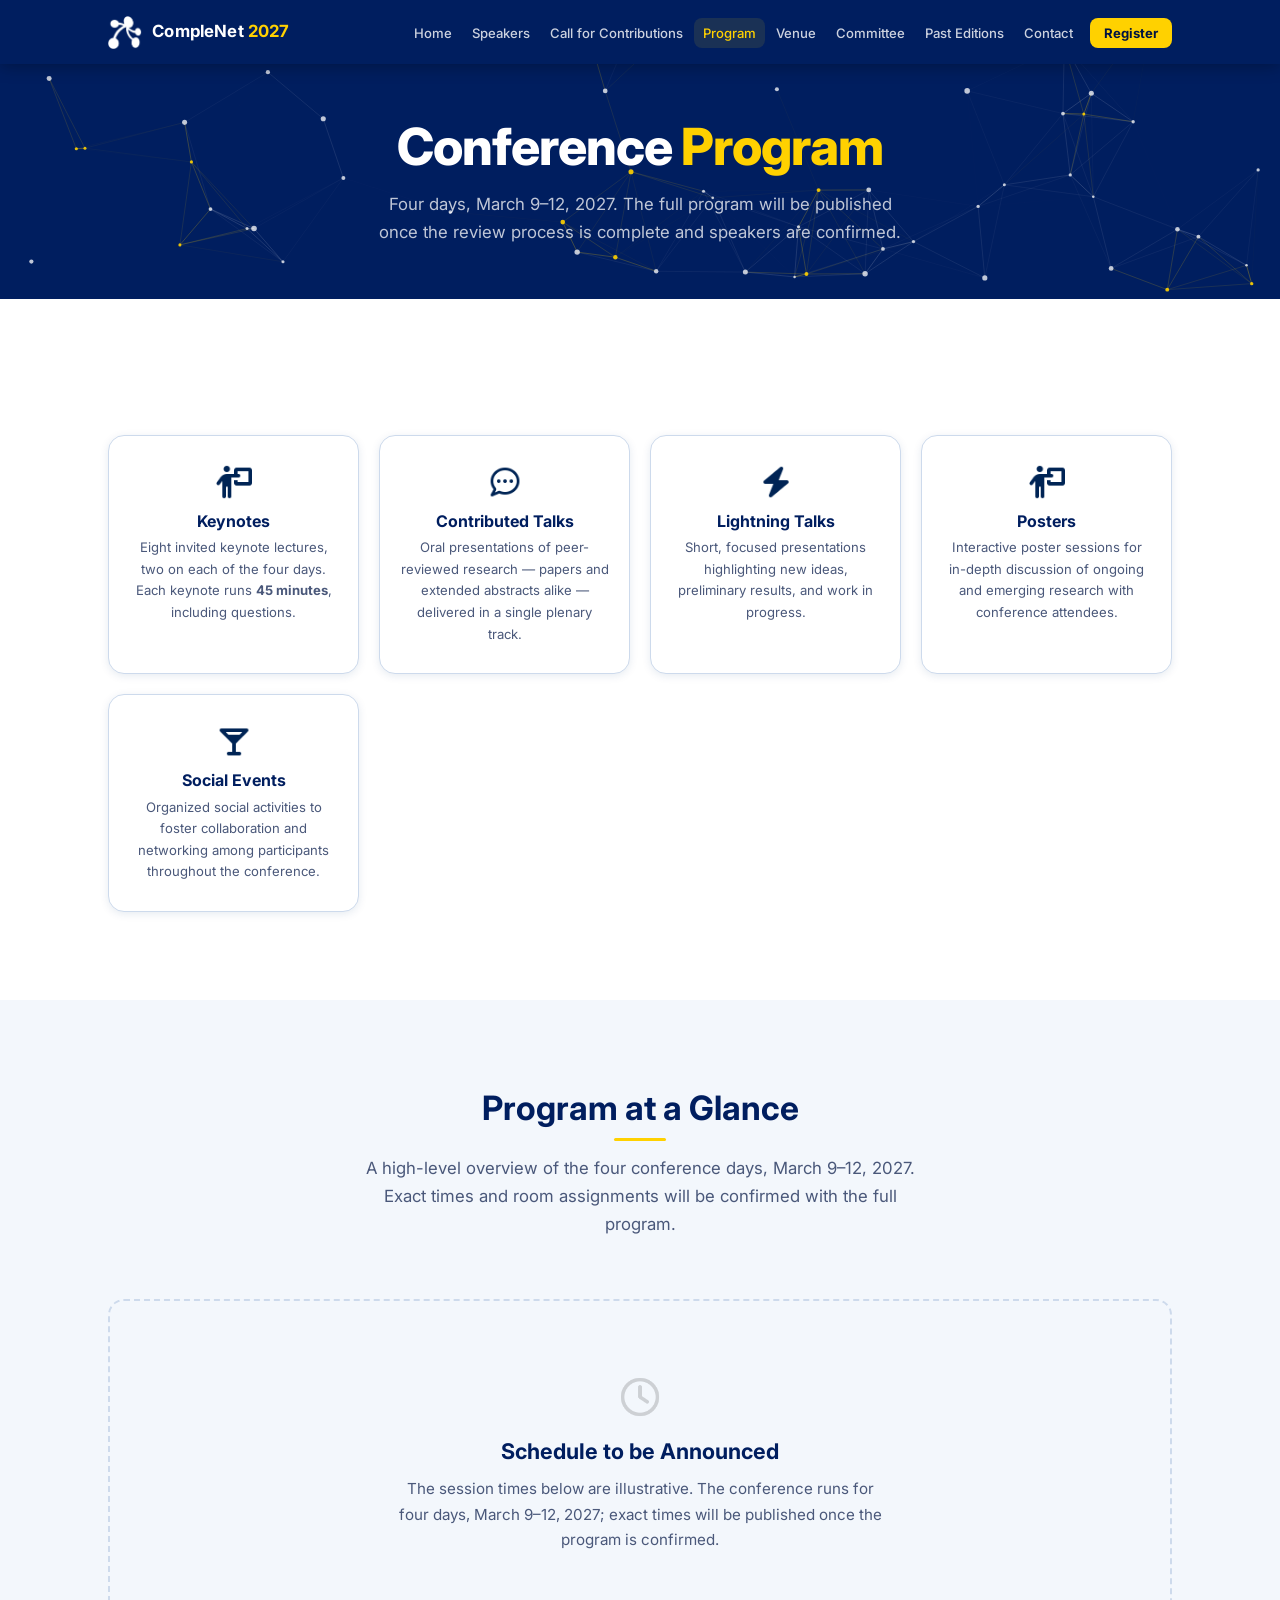
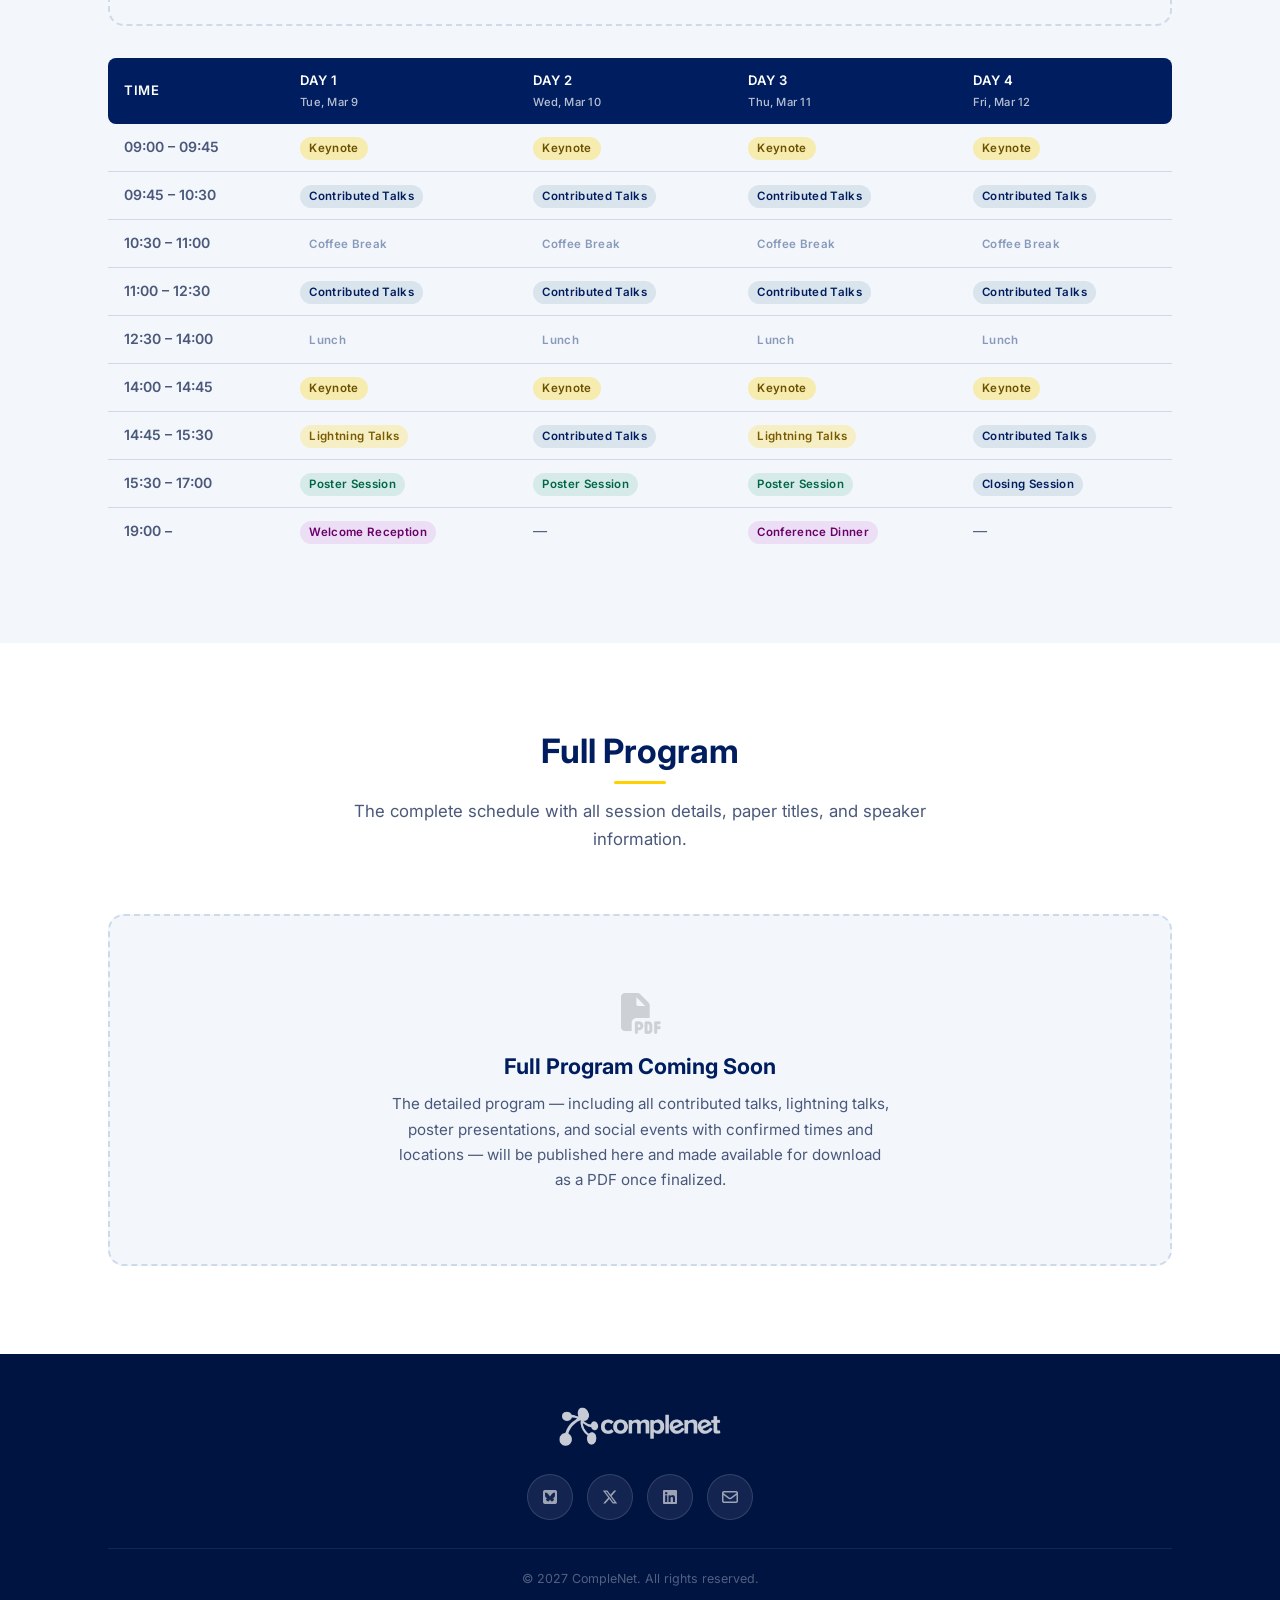
<file: program.html>
<!DOCTYPE html>
<html lang="en">
<head>
  <meta charset="UTF-8">
  <meta name="viewport" content="width=device-width, initial-scale=1.0">
  <title>Program — CompleNet 2027</title>
  <meta name="description" content="Conference program for CompleNet 2027, the 18th International Conference on Complex Networks.">
  <link rel="canonical" href="https://complenet.github.io/program.html">

  <!-- Link previews (Bluesky, X, Slack, Mastodon) -->
  <meta property="og:type"        content="website">
  <meta property="og:site_name"   content="CompleNet 2027">
  <meta property="og:locale"      content="en_US">
  <meta property="og:url"         content="https://complenet.github.io/program.html">
  <meta property="og:title"       content="Program — CompleNet 2027">
  <meta property="og:description" content="Conference program for CompleNet 2027, the 18th International Conference on Complex Networks.">
  <meta property="og:image"       content="https://complenet.github.io/Logos/og-card.png">
  <meta property="og:image:width"  content="1200">
  <meta property="og:image:height" content="630">
  <meta property="og:image:alt"   content="CompleNet 2027, the 18th International Conference on Complex Networks, March 9-12, 2027, University of Rochester, Rochester, NY, USA">
  <meta name="twitter:card"        content="summary_large_image">
  <meta name="twitter:site"        content="@CompleNet">
  <meta name="twitter:title"       content="Program — CompleNet 2027">
  <meta name="twitter:description" content="Conference program for CompleNet 2027, the 18th International Conference on Complex Networks.">
  <meta name="twitter:image"       content="https://complenet.github.io/Logos/og-card.png">
  <meta name="twitter:image:alt"   content="CompleNet 2027, the 18th International Conference on Complex Networks, March 9-12, 2027, University of Rochester, Rochester, NY, USA">

  <link rel="preconnect" href="https://fonts.googleapis.com">
  <link rel="preconnect" href="https://fonts.gstatic.com" crossorigin>
  <link href="https://fonts.googleapis.com/css2?family=Inter:wght@300;400;500;600;700;800&display=swap" rel="stylesheet">
  <link rel="icon" href="favicon.ico" sizes="any">
  <link rel="icon" type="image/png" sizes="32x32" href="favicon-32x32.png">
  <link rel="icon" type="image/png" sizes="16x16" href="favicon-16x16.png">
  <link rel="apple-touch-icon" href="apple-touch-icon.png">
  <link rel="stylesheet" href="style.css">
</head>
<body>

<!-- ═══ NAVBAR ═══ -->
<nav id="navbar">
  <div class="container">
    <div class="nav-inner">
      <a href="index.html" class="nav-brand">
        <img src="Logos/LogoSmall.png" alt="CompleNet logo">
        <span class="nav-brand-text">CompleNet&nbsp;<span class="nav-brand-year">2027</span></span>
      </a>
      <ul class="nav-links" id="navLinks">
        <li><a href="index.html">Home</a></li>
        <li><a href="speakers.html">Speakers</a></li>
        <li><a href="cfp.html">Call for Contributions</a></li>
        <li><a href="program.html"        class="active">Program</a></li>
        <li><a href="venue.html">Venue</a></li>
        <li><a href="committee.html">Committee</a></li>
        <li><a href="past-editions.html">Past Editions</a></li>
        <li><a href="contact.html">Contact</a></li>
        <li><a href="registration.html" class="nav-cta">Register</a></li>
      </ul>
      <button class="nav-toggle" id="navToggle" aria-label="Toggle navigation">
        <span></span><span></span><span></span>
      </button>
    </div>
  </div>
</nav>

<!-- ═══ PAGE HEADER ═══ -->
<header class="page-header">
  <canvas class="page-header-net" aria-hidden="true"></canvas>
  <div class="container">
    <h1>Conference <span>Program</span></h1>
    <p>Four days, March 9&ndash;12, 2027. The full program will be published once the review process is complete and speakers are confirmed.</p>
  </div>
</header>

<!-- ═══ FORMAT OVERVIEW ═══ -->
<section class="section">
  <div class="container">

    <div class="program-overview">
      <div class="program-type-card">
        <div class="program-type-icon"><img src="Logos/person-chalkboard-solid.png" alt="Keynotes"></div>
        <h3>Keynotes</h3>
        <p>Eight invited keynote lectures, two on each of the four days. Each keynote runs <strong>45 minutes</strong>, including questions.</p>
      </div>
      <div class="program-type-card">
        <div class="program-type-icon"><img src="Logos/comment-dots-regular.png" alt="Contributed Talks"></div>
        <h3>Contributed Talks</h3>
        <p>Oral presentations of peer-reviewed research &mdash; papers and extended abstracts alike &mdash; delivered in a single plenary track.</p>
      </div>
      <div class="program-type-card">
        <div class="program-type-icon"><img src="Logos/bolt-solid.png" alt="Lightning Talks"></div>
        <h3>Lightning Talks</h3>
        <p>Short, focused presentations highlighting new ideas, preliminary results, and work in progress.</p>
      </div>
      <div class="program-type-card">
        <div class="program-type-icon"><img src="Logos/person-chalkboard-solid.png" alt="Posters"></div>
        <h3>Posters</h3>
        <p>Interactive poster sessions for in-depth discussion of ongoing and emerging research with conference attendees.</p>
      </div>
      <div class="program-type-card">
        <div class="program-type-icon"><img src="Logos/martini-glass-solid.png" alt="Social Events"></div>
        <h3>Social Events</h3>
        <p>Organized social activities to foster collaboration and networking among participants throughout the conference.</p>
      </div>
    </div>

  </div>
</section>

<!-- ═══ PROGRAM AT A GLANCE ═══ -->
<section class="section section-alt">
  <div class="container">
    <div class="section-header">
      <h2>Program at a Glance</h2>
      <p>A high-level overview of the four conference days, March 9&ndash;12, 2027. Exact times and room assignments will be confirmed with the full program.</p>
    </div>

    <div class="placeholder-box" style="margin-bottom:32px">
      <div class="placeholder-icon"><img src="Logos/clock-regular.png" alt="Schedule"></div>
      <h3>Schedule to be Announced</h3>
      <p>The session times below are illustrative. The conference runs for four days, March 9&ndash;12, 2027; exact times will be published once the program is confirmed.</p>
    </div>

    <div class="glance-scroll">
    <table class="glance-table">
      <thead>
        <tr>
          <th>Time</th>
          <th>Day 1<span class="glance-date">Tue, Mar 9</span></th>
          <th>Day 2<span class="glance-date">Wed, Mar 10</span></th>
          <th>Day 3<span class="glance-date">Thu, Mar 11</span></th>
          <th>Day 4<span class="glance-date">Fri, Mar 12</span></th>
        </tr>
      </thead>
      <tbody>
        <tr>
          <td class="glance-time">09:00 &ndash; 09:45</td>
          <td><span class="glance-tag tag-keynote">Keynote</span></td>
          <td><span class="glance-tag tag-keynote">Keynote</span></td>
          <td><span class="glance-tag tag-keynote">Keynote</span></td>
          <td><span class="glance-tag tag-keynote">Keynote</span></td>
        </tr>
        <tr>
          <td class="glance-time">09:45 &ndash; 10:30</td>
          <td><span class="glance-tag tag-talk">Contributed Talks</span></td>
          <td><span class="glance-tag tag-talk">Contributed Talks</span></td>
          <td><span class="glance-tag tag-talk">Contributed Talks</span></td>
          <td><span class="glance-tag tag-talk">Contributed Talks</span></td>
        </tr>
        <tr>
          <td class="glance-time">10:30 &ndash; 11:00</td>
          <td><span class="glance-tag tag-break">Coffee Break</span></td>
          <td><span class="glance-tag tag-break">Coffee Break</span></td>
          <td><span class="glance-tag tag-break">Coffee Break</span></td>
          <td><span class="glance-tag tag-break">Coffee Break</span></td>
        </tr>
        <tr>
          <td class="glance-time">11:00 &ndash; 12:30</td>
          <td><span class="glance-tag tag-talk">Contributed Talks</span></td>
          <td><span class="glance-tag tag-talk">Contributed Talks</span></td>
          <td><span class="glance-tag tag-talk">Contributed Talks</span></td>
          <td><span class="glance-tag tag-talk">Contributed Talks</span></td>
        </tr>
        <tr>
          <td class="glance-time">12:30 &ndash; 14:00</td>
          <td><span class="glance-tag tag-break">Lunch</span></td>
          <td><span class="glance-tag tag-break">Lunch</span></td>
          <td><span class="glance-tag tag-break">Lunch</span></td>
          <td><span class="glance-tag tag-break">Lunch</span></td>
        </tr>
        <tr>
          <td class="glance-time">14:00 &ndash; 14:45</td>
          <td><span class="glance-tag tag-keynote">Keynote</span></td>
          <td><span class="glance-tag tag-keynote">Keynote</span></td>
          <td><span class="glance-tag tag-keynote">Keynote</span></td>
          <td><span class="glance-tag tag-keynote">Keynote</span></td>
        </tr>
        <tr>
          <td class="glance-time">14:45 &ndash; 15:30</td>
          <td><span class="glance-tag tag-light">Lightning Talks</span></td>
          <td><span class="glance-tag tag-talk">Contributed Talks</span></td>
          <td><span class="glance-tag tag-light">Lightning Talks</span></td>
          <td><span class="glance-tag tag-talk">Contributed Talks</span></td>
        </tr>
        <tr>
          <td class="glance-time">15:30 &ndash; 17:00</td>
          <td><span class="glance-tag tag-poster">Poster Session</span></td>
          <td><span class="glance-tag tag-poster">Poster Session</span></td>
          <td><span class="glance-tag tag-poster">Poster Session</span></td>
          <td><span class="glance-tag tag-talk">Closing Session</span></td>
        </tr>
        <tr>
          <td class="glance-time">19:00 &ndash;</td>
          <td><span class="glance-tag tag-social">Welcome Reception</span></td>
          <td>&mdash;</td>
          <td><span class="glance-tag tag-social">Conference Dinner</span></td>
          <td>&mdash;</td>
        </tr>
      </tbody>
    </table>
    </div><!-- /.glance-scroll -->
  </div>
</section>

<!-- ═══ FULL PROGRAM ═══ -->
<section class="section">
  <div class="container">
    <div class="section-header">
      <h2>Full Program</h2>
      <p>The complete schedule with all session details, paper titles, and speaker information.</p>
    </div>

    <div class="placeholder-box">
      <div class="placeholder-icon"><img src="Logos/file-pdf-solid.png" alt="Full Program"></div>
      <h3>Full Program Coming Soon</h3>
      <p>
        The detailed program &mdash; including all contributed talks, lightning talks, poster
        presentations, and social events with confirmed times and locations &mdash; will be
        published here and made available for download as a PDF once finalized.
      </p>
    </div>
  </div>
</section>

<!-- ═══ FOOTER ═══ -->
<footer>
  <div class="container">
    <div class="footer-simple">
      <img src="Logos/CompleNet.png" alt="CompleNet" class="footer-main-logo">
      <div class="footer-social">
        <a href="https://bsky.app/profile/complenet.bsky.social"
           target="_blank" rel="noopener" class="social-link" title="Bluesky">
          <span class="social-icon si-bluesky" aria-hidden="true"></span>
        </a>
        <a href="https://x.com/CompleNet"
           target="_blank" rel="noopener" class="social-link" title="X (Twitter)">
          <span class="social-icon si-x" aria-hidden="true"></span>
        </a>
        <a href="https://www.linkedin.com/company/136134955/"
           target="_blank" rel="noopener" class="social-link" title="LinkedIn">
          <span class="social-icon si-linkedin" aria-hidden="true"></span>
        </a>
        <a href="#" data-email
           class="social-link" title="Email the organizers">
          <span class="social-icon si-envelope" aria-hidden="true"></span>
        </a>
      </div>
      <div class="footer-bottom">
        <span>&copy; 2027 CompleNet. All rights reserved.</span>
      </div>
    </div>
  </div>
</footer>

<script>
  const toggle   = document.getElementById('navToggle');
  const navLinks = document.getElementById('navLinks');
  toggle.addEventListener('click', () => navLinks.classList.toggle('open'));
  navLinks.querySelectorAll('a').forEach(a =>
    a.addEventListener('click', () => navLinks.classList.remove('open'))
  );
</script>
  <script src="header-network.js"></script>
  <script src="email.js"></script>
</body>
</html>
</file>
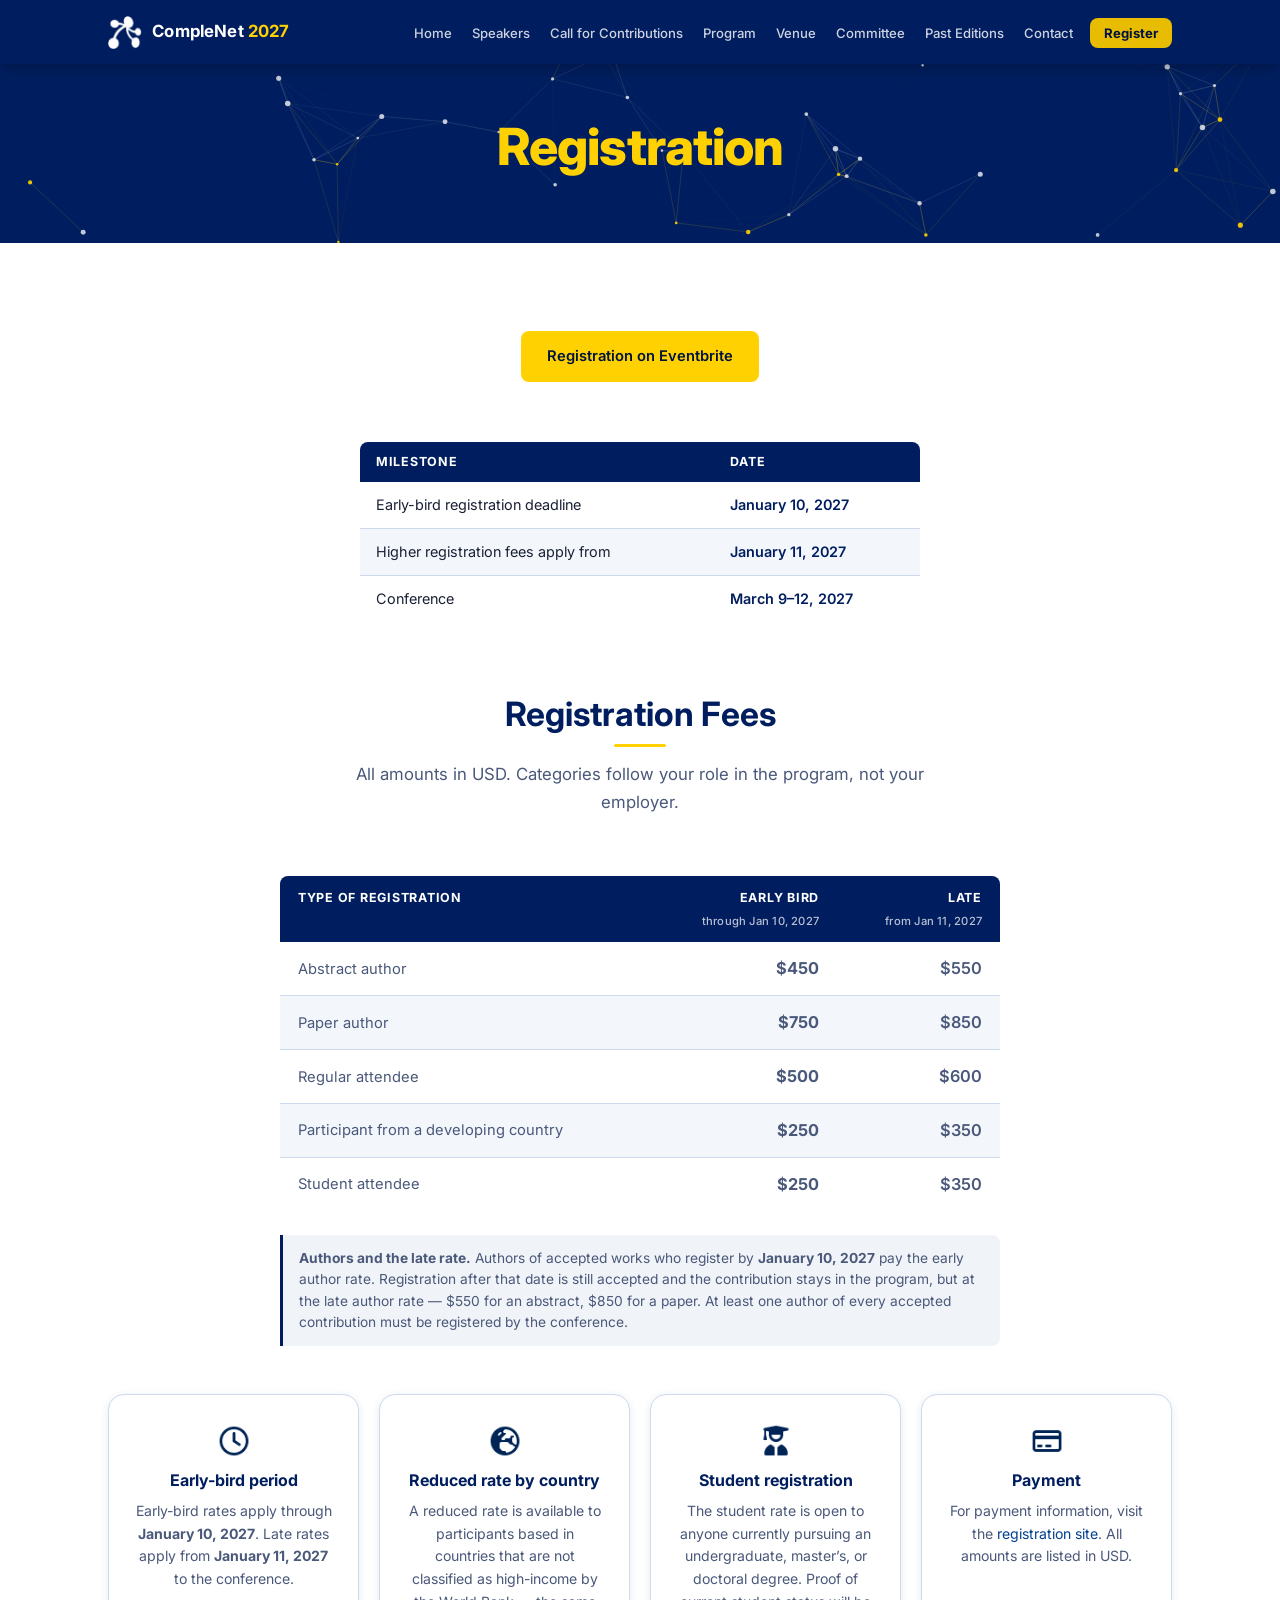
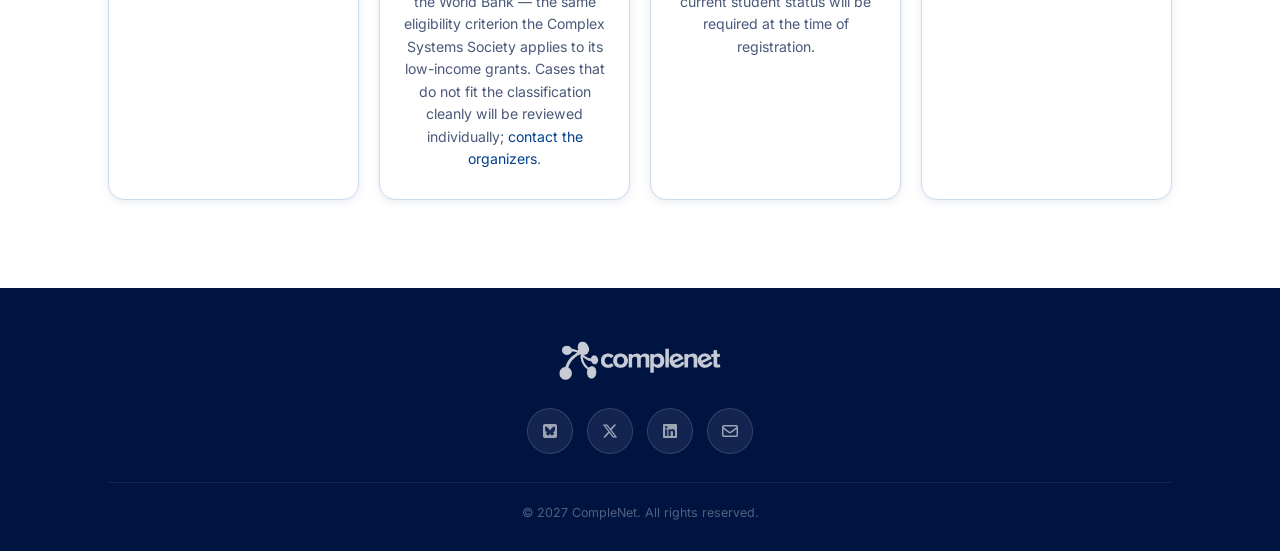
<file: registration.html>
<!DOCTYPE html>
<html lang="en">
<head>
  <meta charset="UTF-8">
  <meta name="viewport" content="width=device-width, initial-scale=1.0">
  <title>Registration — CompleNet 2027</title>
  <meta name="description" content="Registration information for CompleNet 2027, the 18th International Conference on Complex Networks.">
  <link rel="canonical" href="https://complenet.github.io/registration.html">

  <!-- Link previews (Bluesky, X, Slack, Mastodon) -->
  <meta property="og:type"        content="website">
  <meta property="og:site_name"   content="CompleNet 2027">
  <meta property="og:locale"      content="en_US">
  <meta property="og:url"         content="https://complenet.github.io/registration.html">
  <meta property="og:title"       content="Registration — CompleNet 2027">
  <meta property="og:description" content="Registration information for CompleNet 2027, the 18th International Conference on Complex Networks.">
  <meta property="og:image"       content="https://complenet.github.io/Logos/og-card.png">
  <meta property="og:image:width"  content="1200">
  <meta property="og:image:height" content="630">
  <meta property="og:image:alt"   content="CompleNet 2027, the 18th International Conference on Complex Networks, March 9-12, 2027, University of Rochester, Rochester, NY, USA">
  <meta name="twitter:card"        content="summary_large_image">
  <meta name="twitter:site"        content="@CompleNet">
  <meta name="twitter:title"       content="Registration — CompleNet 2027">
  <meta name="twitter:description" content="Registration information for CompleNet 2027, the 18th International Conference on Complex Networks.">
  <meta name="twitter:image"       content="https://complenet.github.io/Logos/og-card.png">
  <meta name="twitter:image:alt"   content="CompleNet 2027, the 18th International Conference on Complex Networks, March 9-12, 2027, University of Rochester, Rochester, NY, USA">

  <link rel="preconnect" href="https://fonts.googleapis.com">
  <link rel="preconnect" href="https://fonts.gstatic.com" crossorigin>
  <link href="https://fonts.googleapis.com/css2?family=Inter:wght@300;400;500;600;700;800&display=swap" rel="stylesheet">
  <link rel="icon" href="favicon.ico" sizes="any">
  <link rel="icon" type="image/png" sizes="32x32" href="favicon-32x32.png">
  <link rel="icon" type="image/png" sizes="16x16" href="favicon-16x16.png">
  <link rel="apple-touch-icon" href="apple-touch-icon.png">
  <link rel="stylesheet" href="style.css">
</head>
<body>

<!-- ═══ NAVBAR ═══ -->
<nav id="navbar">
  <div class="container">
    <div class="nav-inner">
      <a href="index.html" class="nav-brand">
        <img src="Logos/LogoSmall.png" alt="CompleNet logo">
        <span class="nav-brand-text">CompleNet&nbsp;<span class="nav-brand-year">2027</span></span>
      </a>
      <ul class="nav-links" id="navLinks">
        <li><a href="index.html">Home</a></li>
        <li><a href="speakers.html">Speakers</a></li>
        <li><a href="cfp.html">Call for Contributions</a></li>
        <li><a href="program.html">Program</a></li>
        <li><a href="venue.html">Venue</a></li>
        <li><a href="committee.html">Committee</a></li>
        <li><a href="past-editions.html">Past Editions</a></li>
        <li><a href="contact.html">Contact</a></li>
        <li><a href="registration.html" class="nav-cta active">Register</a></li>
      </ul>
      <button class="nav-toggle" id="navToggle" aria-label="Toggle navigation">
        <span></span><span></span><span></span>
      </button>
    </div>
  </div>
</nav>

<!-- ═══ PAGE HEADER ═══ -->
<header class="page-header">
  <canvas class="page-header-net" aria-hidden="true"></canvas>
  <div class="container">
    <h1><span>Registration</span></h1>
  </div>
</header>

<!-- ═══ REGISTRATION ═══ -->
<section class="section">
  <div class="container">

    <div class="section-header">
      <a href="https://complenet2027.eventbrite.com/" class="btn btn-primary" target="_blank" rel="noopener noreferrer">Registration on Eventbrite</a>
    </div>

    <table class="dates-table dates-centered">
      <thead>
        <tr><th>Milestone</th><th>Date</th></tr>
      </thead>
      <tbody>
        <tr><td>Early-bird registration deadline</td>       <td class="date-val">January 10, 2027</td></tr>
        <tr><td>Higher registration fees apply from</td>   <td class="date-val">January 11, 2027</td></tr>
        <tr><td>Conference</td>                             <td class="date-val">March 9&ndash;12, 2027</td></tr>
      </tbody>
    </table>

    <div class="section-header" style="margin-top:72px">
      <h2>Registration Fees</h2>
      <p>All amounts in USD. Categories follow your role in the program, not your employer.</p>
    </div>

    <div class="fees-scroll">
    <table class="fees-table">
      <thead>
        <tr>
          <th>Type of registration</th>
          <th>Early bird<span class="fees-when">through Jan 10, 2027</span></th>
          <th>Late<span class="fees-when">from Jan 11, 2027</span></th>
        </tr>
      </thead>
      <tbody>
        <tr>
          <td>Abstract author</td>
          <td class="fees-val">$450</td>
          <td class="fees-val fees-late">$550</td>
        </tr>
        <tr>
          <td>Paper author</td>
          <td class="fees-val">$750</td>
          <td class="fees-val fees-late">$850</td>
        </tr>
        <tr>
          <td>Regular attendee</td>
          <td class="fees-val">$500</td>
          <td class="fees-val fees-late">$600</td>
        </tr>
        <tr>
          <td>Participant from a developing country</td>
          <td class="fees-val">$250</td>
          <td class="fees-val fees-late">$350</td>
        </tr>
        <tr>
          <td>Student attendee</td>
          <td class="fees-val">$250</td>
          <td class="fees-val fees-late">$350</td>
        </tr>
      </tbody>
    </table>
    </div><!-- /.fees-scroll -->

    <div class="cfp-note">
      <strong>Authors and the late rate.</strong> Authors of accepted works who register by
      <strong>January 10, 2027</strong> pay the early author rate. Registration after that date
      is still accepted and the contribution stays in the program, but at the late author rate
      &mdash; $550 for an abstract, $850 for a paper. At least one author of every accepted
      contribution must be registered by the conference.
    </div>

    <div class="reg-info-grid">
      <div class="reg-info-card">
        <div class="reg-info-icon"><img src="Logos/clock-regular.png" alt=""></div>
        <h3>Early-bird period</h3>
        <p>Early-bird rates apply through <strong>January 10, 2027</strong>. Late rates apply from <strong>January 11, 2027</strong> to the conference.</p>
      </div>
      <div class="reg-info-card">
        <div class="reg-info-icon"><img src="Logos/earth-europe-solid.png" alt=""></div>
        <h3>Reduced rate by country</h3>
        <p>A reduced rate is available to participants based in countries that are not classified as high-income by the World Bank &mdash; the same eligibility criterion the Complex Systems Society applies to its low-income grants. Cases that do not fit the classification cleanly will be reviewed individually; <a href="contact.html">contact the organizers</a>.</p>
      </div>
      <div class="reg-info-card">
        <div class="reg-info-icon"><img src="Logos/user-graduate-solid.png" alt=""></div>
        <h3>Student registration</h3>
        <p>The student rate is open to anyone currently pursuing an undergraduate, master&rsquo;s, or doctoral degree. Proof of current student status will be required at the time of registration.</p>
      </div>
      <div class="reg-info-card">
        <div class="reg-info-icon"><img src="Logos/credit-card-regular.png" alt=""></div>
        <h3>Payment</h3>
        <p>For payment information, visit the <a href="https://complenet2027.eventbrite.com/" target="_blank" rel="noopener noreferrer">registration site</a>. All amounts are listed in USD.</p>
      </div>
    </div>

  </div>
</section>

<!-- ═══ FOOTER ═══ -->
<footer>
  <div class="container">
    <div class="footer-simple">
      <img src="Logos/CompleNet.png" alt="CompleNet" class="footer-main-logo">
      <div class="footer-social">
        <a href="https://bsky.app/profile/complenet.bsky.social"
           target="_blank" rel="noopener" class="social-link" title="Bluesky">
          <span class="social-icon si-bluesky" aria-hidden="true"></span>
        </a>
        <a href="https://x.com/CompleNet"
           target="_blank" rel="noopener" class="social-link" title="X (Twitter)">
          <span class="social-icon si-x" aria-hidden="true"></span>
        </a>
        <a href="https://www.linkedin.com/company/136134955/"
           target="_blank" rel="noopener" class="social-link" title="LinkedIn">
          <span class="social-icon si-linkedin" aria-hidden="true"></span>
        </a>
        <a href="#" data-email
           class="social-link" title="Email the organizers">
          <span class="social-icon si-envelope" aria-hidden="true"></span>
        </a>
      </div>
      <div class="footer-bottom">
        <span>&copy; 2027 CompleNet. All rights reserved.</span>
      </div>
    </div>
  </div>
</footer>

<script>
  const toggle   = document.getElementById('navToggle');
  const navLinks = document.getElementById('navLinks');
  toggle.addEventListener('click', () => navLinks.classList.toggle('open'));
  navLinks.querySelectorAll('a').forEach(a =>
    a.addEventListener('click', () => navLinks.classList.remove('open'))
  );
</script>
  <script src="header-network.js"></script>
  <script src="email.js"></script>
</body>
</html>
</file>
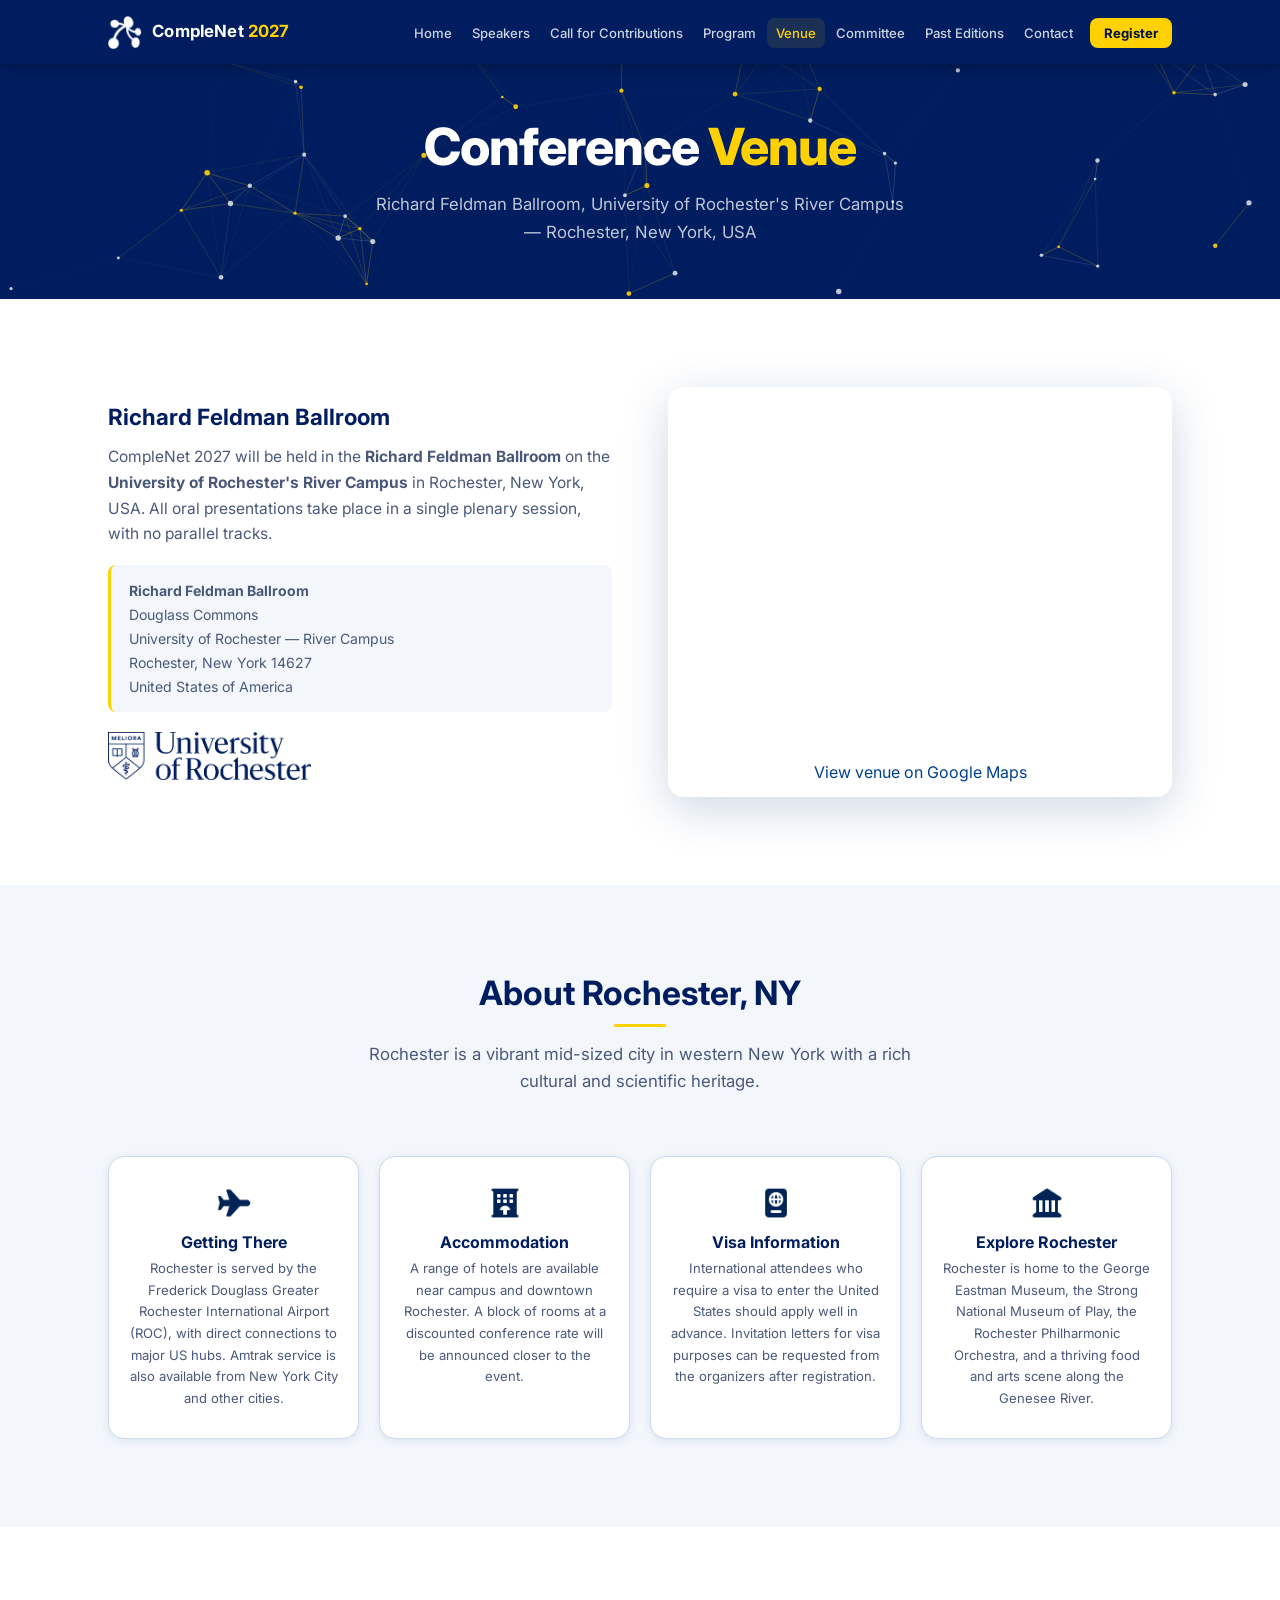
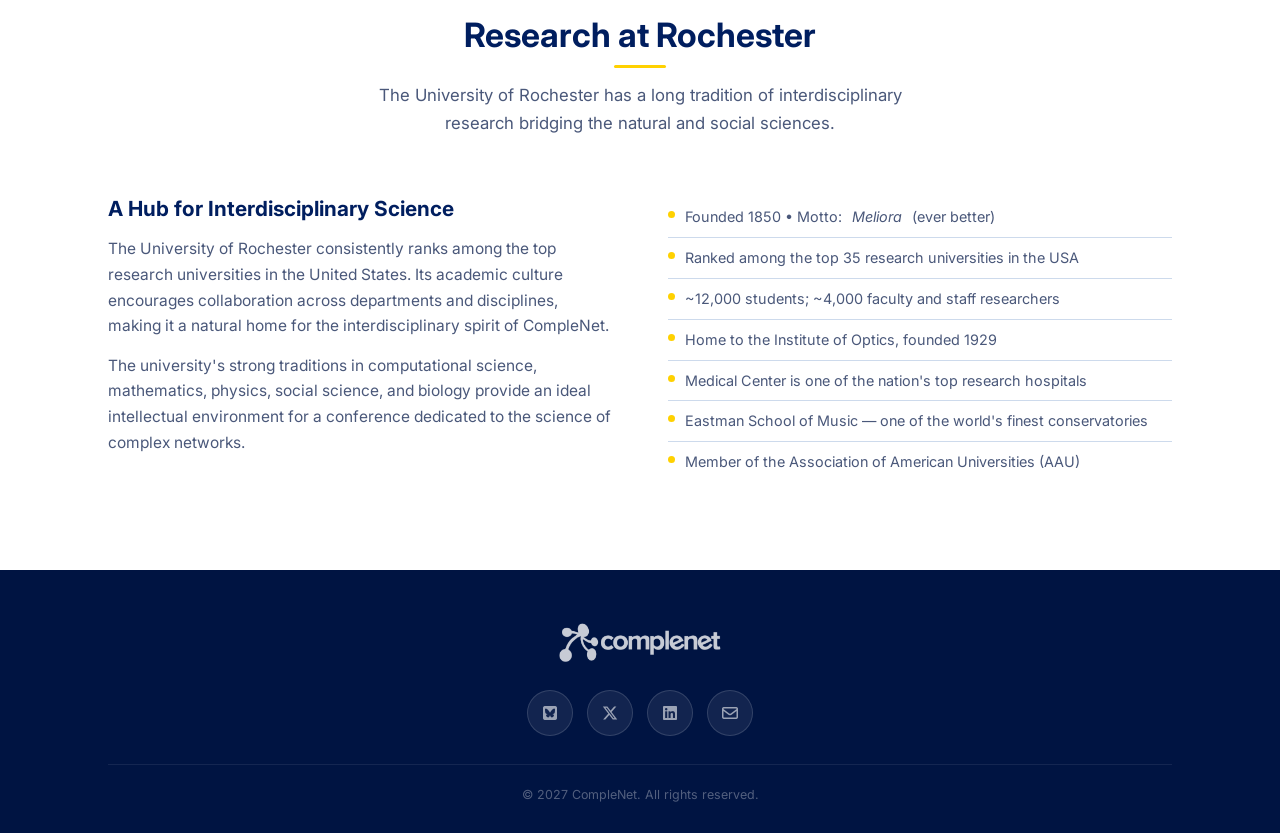
<file: venue.html>
<!DOCTYPE html>
<html lang="en">
<head>
  <meta charset="UTF-8">
  <meta name="viewport" content="width=device-width, initial-scale=1.0">
  <title>Venue — CompleNet 2027</title>
  <meta name="description" content="Venue information for CompleNet 2027 at the University of Rochester, Rochester, NY, USA.">
  <link rel="canonical" href="https://complenet.github.io/venue.html">

  <!-- Link previews (Bluesky, X, Slack, Mastodon) -->
  <meta property="og:type"        content="website">
  <meta property="og:site_name"   content="CompleNet 2027">
  <meta property="og:locale"      content="en_US">
  <meta property="og:url"         content="https://complenet.github.io/venue.html">
  <meta property="og:title"       content="Venue — CompleNet 2027">
  <meta property="og:description" content="Venue information for CompleNet 2027 at the University of Rochester, Rochester, NY, USA.">
  <meta property="og:image"       content="https://complenet.github.io/Logos/og-card.png">
  <meta property="og:image:width"  content="1200">
  <meta property="og:image:height" content="630">
  <meta property="og:image:alt"   content="CompleNet 2027, the 18th International Conference on Complex Networks, March 9-12, 2027, University of Rochester, Rochester, NY, USA">
  <meta name="twitter:card"        content="summary_large_image">
  <meta name="twitter:site"        content="@CompleNet">
  <meta name="twitter:title"       content="Venue — CompleNet 2027">
  <meta name="twitter:description" content="Venue information for CompleNet 2027 at the University of Rochester, Rochester, NY, USA.">
  <meta name="twitter:image"       content="https://complenet.github.io/Logos/og-card.png">
  <meta name="twitter:image:alt"   content="CompleNet 2027, the 18th International Conference on Complex Networks, March 9-12, 2027, University of Rochester, Rochester, NY, USA">

  <link rel="preconnect" href="https://fonts.googleapis.com">
  <link rel="preconnect" href="https://fonts.gstatic.com" crossorigin>
  <link href="https://fonts.googleapis.com/css2?family=Inter:wght@300;400;500;600;700;800&display=swap" rel="stylesheet">
  <link rel="icon" href="favicon.ico" sizes="any">
  <link rel="icon" type="image/png" sizes="32x32" href="favicon-32x32.png">
  <link rel="icon" type="image/png" sizes="16x16" href="favicon-16x16.png">
  <link rel="apple-touch-icon" href="apple-touch-icon.png">
  <link rel="stylesheet" href="style.css">
</head>
<body>

<!-- ═══ NAVBAR ═══ -->
<nav id="navbar">
  <div class="container">
    <div class="nav-inner">
      <a href="index.html" class="nav-brand">
        <img src="Logos/LogoSmall.png" alt="CompleNet logo">
        <span class="nav-brand-text">CompleNet&nbsp;<span class="nav-brand-year">2027</span></span>
      </a>
      <ul class="nav-links" id="navLinks">
        <li><a href="index.html">Home</a></li>
        <li><a href="speakers.html">Speakers</a></li>
        <li><a href="cfp.html">Call for Contributions</a></li>
        <li><a href="program.html">Program</a></li>
        <li><a href="venue.html"          class="active">Venue</a></li>
        <li><a href="committee.html">Committee</a></li>
        <li><a href="past-editions.html">Past Editions</a></li>
        <li><a href="contact.html">Contact</a></li>
        <li><a href="registration.html" class="nav-cta">Register</a></li>
      </ul>
      <button class="nav-toggle" id="navToggle" aria-label="Toggle navigation">
        <span></span><span></span><span></span>
      </button>
    </div>
  </div>
</nav>

<!-- ═══ PAGE HEADER ═══ -->
<header class="page-header">
  <canvas class="page-header-net" aria-hidden="true"></canvas>
  <div class="container">
    <h1>Conference <span>Venue</span></h1>
    <p>Richard Feldman Ballroom, University of Rochester's River Campus &mdash; Rochester, New York, USA</p>
  </div>
</header>

<!-- ═══ VENUE MAIN ═══ -->
<section class="section">
  <div class="container">
    <div class="venue-grid">
      <div class="venue-info">
        <h3>Richard Feldman Ballroom</h3>
        <p>
          CompleNet 2027 will be held in the <strong>Richard Feldman Ballroom</strong>
          on the <strong>University of Rochester's River Campus</strong> in Rochester,
          New York, USA. All oral presentations take place in a single plenary session,
          with no parallel tracks.
        </p>
        <div class="venue-address">
          <strong>Richard Feldman Ballroom</strong><br>
          Douglass Commons<br>
          University of Rochester &mdash; River Campus<br>
          Rochester, New York 14627<br>
          United States of America
        </div>
        <div class="venue-logo-row">
          <img src="Logos/Rochester.png" alt="University of Rochester">
        </div>
      </div>
      <div class="venue-img-wrap">
        <iframe
          src="https://www.google.com/maps/embed?origin=mfe&amp;pb=!1m2!2m1!1sDouglass+Commons,+University+of+Rochester"
          width="100%" height="360"
          style="display:block; border:0; min-height:360px;"
          allowfullscreen="" loading="eager"
          referrerpolicy="no-referrer-when-downgrade"
          title="Richard Feldman Ballroom, University of Rochester, on Google Maps">
        </iframe>
        <p style="margin:0; padding:12px 16px; text-align:center;">
          <a href="https://www.google.com/maps/search/?api=1&amp;query=Douglass+Commons,+University+of+Rochester,+Rochester,+NY" target="_blank" rel="noopener noreferrer">View venue on Google Maps</a>
        </p>
      </div>
    </div>
  </div>
</section>

<!-- ═══ HIGHLIGHTS ═══ -->
<section class="section section-alt">
  <div class="container">
    <div class="section-header">
      <h2>About Rochester, NY</h2>
      <p>Rochester is a vibrant mid-sized city in western New York with a rich cultural and scientific heritage.</p>
    </div>
    <div class="venue-highlights">
      <div class="highlight-card">
        <div class="highlight-icon"><img src="Logos/plane-solid.png" alt="Getting There"></div>
        <h3>Getting There</h3>
        <p>Rochester is served by the Frederick Douglass Greater Rochester International Airport (ROC), with direct connections to major US hubs. Amtrak service is also available from New York City and other cities.</p>
      </div>
      <div class="highlight-card">
        <div class="highlight-icon"><img src="Logos/hotel-solid.png" alt="Accommodation"></div>
        <h3>Accommodation</h3>
        <p>A range of hotels are available near campus and downtown Rochester. A block of rooms at a discounted conference rate will be announced closer to the event.</p>
      </div>
      <div class="highlight-card">
        <div class="highlight-icon"><img src="Logos/passport-solid.png" alt="Visa Information"></div>
        <h3>Visa Information</h3>
        <p>International attendees who require a visa to enter the United States should apply well in advance. Invitation letters for visa purposes can be requested from the organizers after registration.</p>
      </div>
      <div class="highlight-card">
        <div class="highlight-icon"><img src="Logos/landmark-solid.png" alt="Explore Rochester"></div>
        <h3>Explore Rochester</h3>
        <p>Rochester is home to the George Eastman Museum, the Strong National Museum of Play, the Rochester Philharmonic Orchestra, and a thriving food and arts scene along the Genesee River.</p>
      </div>
    </div>
  </div>
</section>

<!-- ═══ ABOUT UR ═══ -->
<section class="section">
  <div class="container">
    <div class="section-header">
      <h2>Research at Rochester</h2>
      <p>The University of Rochester has a long tradition of interdisciplinary research bridging the natural and social sciences.</p>
    </div>
    <div class="about-ur">
      <div class="about-ur-text">
        <h3>A Hub for Interdisciplinary Science</h3>
        <p>
          The University of Rochester consistently ranks among the top research universities in
          the United States. Its academic culture encourages collaboration across departments and
          disciplines, making it a natural home for the interdisciplinary spirit of CompleNet.
        </p>
        <p>
          The university's strong traditions in computational science, mathematics, physics,
          social science, and biology provide an ideal intellectual environment for a conference
          dedicated to the science of complex networks.
        </p>
      </div>
      <ul class="about-ur-facts">
        <li>Founded 1850 &bull; Motto: <em>Meliora</em> (ever better)</li>
        <li>Ranked among the top 35 research universities in the USA</li>
        <li>~12,000 students; ~4,000 faculty and staff researchers</li>
        <li>Home to the Institute of Optics, founded 1929</li>
        <li>Medical Center is one of the nation's top research hospitals</li>
        <li>Eastman School of Music &mdash; one of the world's finest conservatories</li>
        <li>Member of the Association of American Universities (AAU)</li>
      </ul>
    </div>
  </div>
</section>

<!-- ═══ FOOTER ═══ -->
<footer>
  <div class="container">
    <div class="footer-simple">
      <img src="Logos/CompleNet.png" alt="CompleNet" class="footer-main-logo">
      <div class="footer-social">
        <a href="https://bsky.app/profile/complenet.bsky.social"
           target="_blank" rel="noopener" class="social-link" title="Bluesky">
          <span class="social-icon si-bluesky" aria-hidden="true"></span>
        </a>
        <a href="https://x.com/CompleNet"
           target="_blank" rel="noopener" class="social-link" title="X (Twitter)">
          <span class="social-icon si-x" aria-hidden="true"></span>
        </a>
        <a href="https://www.linkedin.com/company/136134955/"
           target="_blank" rel="noopener" class="social-link" title="LinkedIn">
          <span class="social-icon si-linkedin" aria-hidden="true"></span>
        </a>
        <a href="#" data-email
           class="social-link" title="Email the organizers">
          <span class="social-icon si-envelope" aria-hidden="true"></span>
        </a>
      </div>
      <div class="footer-bottom">
        <span>&copy; 2027 CompleNet. All rights reserved.</span>
      </div>
    </div>
  </div>
</footer>

<script>
  const toggle   = document.getElementById('navToggle');
  const navLinks = document.getElementById('navLinks');
  toggle.addEventListener('click', () => navLinks.classList.toggle('open'));
  navLinks.querySelectorAll('a').forEach(a =>
    a.addEventListener('click', () => navLinks.classList.remove('open'))
  );
</script>
  <script src="header-network.js"></script>
  <script src="email.js"></script>
</body>
</html>
</file>
<file: style.css>
/* ═══════════════════════════════════════════════
   CompleNet 2027 — Shared Stylesheet
   University of Rochester color palette
   ═══════════════════════════════════════════════ */

/* ─── Reset & Variables ─── */
*, *::before, *::after { box-sizing: border-box; margin: 0; padding: 0; }

:root {
  --blue:       #001E5F;   /* UR navy (matches logo) */
  --blue-dark:  #001442;
  --blue-mid:   #00408F;
  --blue-light: #1A5FB8;
  --gold:       #FFD100;   /* UR Gold */
  --gold-dark:  #E8BC00;
  --gold-pale:  rgba(255, 209, 0, 0.12);
  --white:      #ffffff;
  --off-white:  #F3F7FC;
  --gray-light: #EAF0F8;
  --gray:       #8899BB;
  --text:       #1A2035;
  --text-mid:   #4A587A;
  --border:     #CDDAEC;
  --radius:     8px;
  --radius-lg:  16px;
  --shadow-sm:  0 2px 8px  rgba(0, 59, 113, 0.10);
  --shadow-md:  0 6px 24px rgba(0, 59, 113, 0.15);
  --shadow-lg:  0 12px 48px rgba(0, 59, 113, 0.20);
  --trans:      0.2s ease;
  --nav-h:      64px;
}

html { scroll-behavior: smooth; }

body {
  font-family: 'Inter', -apple-system, BlinkMacSystemFont, 'Segoe UI', sans-serif;
  color: var(--text);
  line-height: 1.65;
  background: var(--white);
}

h1, h2, h3, h4 { line-height: 1.2; font-weight: 700; }
a { color: var(--blue-mid); text-decoration: none; transition: color var(--trans); }
a:hover { color: var(--gold-dark); }
img { display: block; max-width: 100%; }

/* ─── Layout ─── */
.container  { max-width: 1120px; margin: 0 auto; padding: 0 28px; }
.section    { padding: 88px 0; }
.section-alt { background: var(--off-white); }

/* Visually hidden (for screen readers / SEO — e.g. the hero h1) */
.sr-only {
  position: absolute;
  width: 1px; height: 1px;
  padding: 0; margin: -1px;
  overflow: hidden;
  clip: rect(0, 0, 0, 0);
  white-space: nowrap;
  border: 0;
}

/* ─── Section Header ─── */
.section-header { text-align: center; margin-bottom: 60px; }
.section-header h2 {
  font-size: clamp(1.6rem, 3vw, 2.1rem);
  color: var(--blue);
  margin-bottom: 14px;
  display: inline-block;
  position: relative;
}
.section-header h2::after {
  content: '';
  display: block;
  width: 52px;
  height: 3px;
  background: var(--gold);
  border-radius: 2px;
  margin: 10px auto 0;
}
.section-header p {
  color: var(--text-mid);
  max-width: 580px;
  margin: 0 auto;
  font-size: 1.05rem;
}

/* ═══════════════════════════════════════════════
   NAVBAR
   ═══════════════════════════════════════════════ */
#navbar {
  position: fixed;
  top: 0; left: 0; right: 0;
  z-index: 999;
  height: var(--nav-h);
  background: var(--blue);
  box-shadow: 0 2px 16px rgba(0, 0, 0, 0.30);
}
/* fill the bar's height so nav content centers vertically within it */
#navbar .container { height: 100%; }
.nav-inner {
  height: 100%;
  display: flex;
  align-items: center;
  justify-content: space-between;
}
.nav-brand {
  display: flex;
  align-items: center;
  gap: 10px;
  text-decoration: none;
  flex-shrink: 0;
}
.nav-brand img {
  height: 34px;
  filter: brightness(0) invert(1);
}
.nav-brand-text {
  color: var(--white);
  font-weight: 700;
  font-size: 1.05rem;
  letter-spacing: 0.01em;
}
.nav-brand-year { color: var(--gold); }

.nav-links {
  display: flex;
  gap: 2px;
  list-style: none;
  align-items: center;
}
.nav-links a {
  color: rgba(255, 255, 255, 0.80);
  font-size: 0.82rem;
  font-weight: 500;
  padding: 7px 9px;
  border-radius: var(--radius);
  text-decoration: none;
  transition: all var(--trans);
  white-space: nowrap;
}
.nav-links a:hover,
.nav-links a.active { color: var(--gold); }
.nav-links a.active { background: rgba(255, 209, 0, 0.10); }

.nav-links .nav-cta {
  background: var(--gold);
  color: var(--blue-dark) !important;
  font-weight: 700 !important;
  padding: 7px 14px !important;
  margin-left: 6px;
}
.nav-links .nav-cta:hover,
.nav-links .nav-cta.active {
  background: var(--gold-dark);
  color: var(--blue-dark) !important;
}

/* Hamburger */
.nav-toggle {
  display: none;
  flex-direction: column;
  gap: 5px;
  cursor: pointer;
  background: none;
  border: none;
  padding: 4px;
}
.nav-toggle span {
  display: block;
  width: 22px;
  height: 2px;
  background: var(--white);
  border-radius: 2px;
  transition: all 0.3s;
}

/* ═══════════════════════════════════════════════
   PAGE HEADER  (inner pages — replaces full hero)
   ═══════════════════════════════════════════════ */
.page-header {
  background: var(--blue);
  padding: calc(var(--nav-h) + 52px) 0 52px;
  text-align: center;
  position: relative;
  overflow: hidden;
}
/* animated network canvas behind the page title (see header-network.js) */
.page-header-net {
  position: absolute;
  inset: 0;
  width: 100%;
  height: 100%;
  z-index: 0;
  pointer-events: none;
}
.page-header .container { position: relative; z-index: 1; }
.page-header h1 {
  font-size: clamp(2rem, 5vw, 3.2rem);
  color: var(--white);
  font-weight: 800;
  letter-spacing: -0.02em;
  margin-bottom: 14px;
}
.page-header h1 span { color: var(--gold); }
.page-header p {
  color: rgba(255, 255, 255, 0.75);
  font-size: 1.05rem;
  max-width: 540px;
  margin: 0 auto;
}

/* ═══════════════════════════════════════════════
   HERO  (index.html only)
   ═══════════════════════════════════════════════ */
#hero {
  min-height: 100vh;
  background: var(--blue);
  position: relative;
  display: flex;
  align-items: center;
  padding-top: var(--nav-h);
  overflow: hidden;
}
.hero-bg {
  position: absolute;
  inset: 0;
  /* UR River Campus aerial, tinted with a navy brand overlay:
     darker at left (behind the title) for legibility, lighter at right. */
  background-image:
    linear-gradient(100deg,
      rgba(0, 20, 66, 0.93) 0%,
      rgba(0, 20, 66, 0.78) 45%,
      rgba(0, 26, 82, 0.55) 100%),
    url('backgroundimages/2008-10-09_Aerial_Photography_713.jpeg');
  background-size: cover;
  background-position: center;
}
.hero-bg::after {
  content: '';
  position: absolute;
  inset: 0;
  /* soft top shade under the navbar + fade to solid navy at the bottom */
  background: linear-gradient(to bottom,
    rgba(0, 20, 66, 0.35) 0%,
    transparent 26%,
    transparent 62%,
    var(--blue) 100%);
}
.hero-content {
  position: relative;
  z-index: 2;
  padding: 80px 0 96px;
  max-width: 720px;
}
.hero-badge {
  display: inline-flex;
  align-items: center;
  gap: 8px;
  background: var(--gold);
  color: var(--blue-dark);
  font-weight: 700;
  font-size: 0.72rem;
  letter-spacing: 0.14em;
  text-transform: uppercase;
  padding: 6px 16px;
  border-radius: 20px;
  margin-bottom: 22px;
}
.hero-subtitle {
  font-size: clamp(1rem, 2.5vw, 1.3rem);
  color: rgba(255, 255, 255, 0.80);
  margin-bottom: 36px;
  max-width: 560px;
}
.hero-meta {
  display: flex;
  flex-wrap: wrap;
  gap: 16px;
  margin-bottom: 48px;
}
.hero-meta-item {
  display: flex;
  align-items: center;
  gap: 10px;
  color: rgba(255, 255, 255, 0.90);
  font-size: 0.98rem;
  font-weight: 500;
}
.hero-meta-icon {
  width: 34px;
  height: 34px;
  border-radius: 50%;
  background: rgba(255, 209, 0, 0.14);
  border: 1px solid rgba(255, 209, 0, 0.35);
  display: flex;
  align-items: center;
  justify-content: center;
  font-size: 0.9rem;
  flex-shrink: 0;
}
.hero-meta-icon img {
  width: 16px;
  height: 16px;
  object-fit: contain;
  filter: brightness(0) invert(1);
}
.hero-actions { display: flex; gap: 14px; flex-wrap: wrap; }

/* ─── Buttons ─── */
.btn {
  display: inline-flex;
  align-items: center;
  gap: 8px;
  padding: 13px 26px;
  border-radius: var(--radius);
  font-weight: 600;
  font-size: 0.92rem;
  font-family: inherit;
  text-decoration: none;
  transition: all var(--trans);
  cursor: pointer;
  border: none;
}
.btn-primary { background: var(--gold); color: var(--blue-dark); }
.btn-primary:hover {
  background: var(--gold-dark);
  color: var(--blue-dark);
  transform: translateY(-2px);
  box-shadow: var(--shadow-md);
}
.btn-outline {
  background: transparent;
  color: var(--white);
  border: 2px solid rgba(255, 255, 255, 0.40);
}
.btn-outline:hover {
  border-color: var(--gold);
  color: var(--gold);
  transform: translateY(-2px);
}

/* ═══════════════════════════════════════════════
   ABOUT  (index.html)
   ═══════════════════════════════════════════════ */
.about-grid {
  display: grid;
  grid-template-columns: 1.1fr 0.9fr;
  gap: 72px;
  align-items: center;
}
.about-text h2 {
  font-size: clamp(1.5rem, 3vw, 2rem);
  color: var(--blue);
  margin-bottom: 18px;
}
.about-text p { color: var(--text-mid); margin-bottom: 16px; font-size: 1.02rem; }
.about-stats {
  display: grid;
  grid-template-columns: 1fr 1fr;
  gap: 16px;
}
.stat-card {
  background: var(--blue);
  border-radius: var(--radius-lg);
  padding: 28px 20px;
  text-align: center;
}
.stat-number {
  font-size: 2.2rem;
  font-weight: 800;
  color: var(--gold);
  line-height: 1;
  margin-bottom: 8px;
}
.stat-number sup { font-size: 0.45em; vertical-align: super; }
.stat-label {
  font-size: 0.80rem;
  color: rgba(255, 255, 255, 0.70);
  font-weight: 500;
  letter-spacing: 0.02em;
}

/* ═══════════════════════════════════════════════
   SPEAKERS
   ═══════════════════════════════════════════════ */
.speakers-grid {
  display: grid;
  grid-template-columns: repeat(auto-fit, minmax(220px, 1fr));
  gap: 24px;
}
.speaker-card {
  background: var(--white);
  border: 1px solid var(--border);
  border-radius: var(--radius-lg);
  padding: 36px 24px 28px;
  text-align: center;
  transition: all var(--trans);
  box-shadow: var(--shadow-sm);
}
.speaker-card:hover {
  transform: translateY(-4px);
  box-shadow: var(--shadow-md);
  border-color: var(--gold);
}
.speaker-avatar {
  width: 92px;
  height: 92px;
  border-radius: 50%;
  background: var(--gray-light);
  margin: 0 auto 20px;
  display: flex;
  align-items: center;
  justify-content: center;
  border: 3px solid var(--border);
}

/* Keynote speakers page: larger headshots than the compact committee avatars */
.speakers-grid .speaker-avatar {
  width: 140px;
  height: 140px;
  margin-bottom: 24px;
}
.speaker-name {
  font-size: 1rem;
  font-weight: 700;
  color: var(--blue);
  margin-bottom: 4px;
}
.speaker-affiliation { font-size: 0.83rem; color: var(--text-mid); margin-bottom: 14px; }
.speaker-topic {
  display: inline-block;
  background: var(--off-white);
  border: 1px solid var(--border);
  border-radius: var(--radius);
  padding: 5px 12px;
  font-size: 0.78rem;
  color: var(--text-mid);
  line-height: 1.4;
}

/* Keynote card socials */
.speaker-socials {
  display: flex;
  justify-content: center;
  align-items: center;
  gap: 10px;
  margin-top: 12px;
  flex-wrap: wrap;
}
.speaker-social {
  display: inline-flex;
  align-items: center;
  justify-content: center;
  width: 30px;
  height: 30px;
  border-radius: 999px;
  color: var(--text-mid);
  background: rgba(0, 0, 0, 0.04);
  transition: color 0.15s ease, background 0.15s ease, transform 0.15s ease;
}
.speaker-social:hover {
  color: var(--blue);
  background: rgba(0, 51, 160, 0.08);
  transform: translateY(-1px);
}
.speaker-social svg {
  width: 15px;
  height: 15px;
  display: block;
}

/* Keynote rollout flag: set data-revealed="true" on a card in speakers.html
   to publish it, "false" to hold it back. Plain HTML attribute, no JS —
   works identically for browsers, crawlers, and link-preview bots. */
.speaker-card[data-revealed="false"] {
  display: none;
}


/* ═══════════════════════════════════════════════
   PLACEHOLDER  (program, registration)
   ═══════════════════════════════════════════════ */
.placeholder-box {
  background: var(--off-white);
  border: 2px dashed var(--border);
  border-radius: var(--radius-lg);
  padding: 72px 40px;
  text-align: center;
}
.placeholder-icon { font-size: 2.8rem; margin-bottom: 18px; opacity: 0.45; display: flex; justify-content: center; align-items: center; }
.placeholder-icon img { width: 48px; height: 48px; object-fit: contain; filter: brightness(0); opacity: 0.35; }
.placeholder-box h3 { color: var(--blue); font-size: 1.35rem; margin-bottom: 12px; }
.placeholder-box p  { color: var(--text-mid); max-width: 500px; margin: 0 auto; font-size: 0.95rem; }

/* ═══════════════════════════════════════════════
   CALL FOR CONTRIBUTIONS
   ═══════════════════════════════════════════════ */
.topics-list { list-style: none; }
.topics-list li {
  display: flex;
  align-items: flex-start;
  gap: 10px;
  padding: 9px 0;
  border-bottom: 1px solid var(--border);
  font-size: 0.93rem;
  color: var(--text-mid);
}
.topics-list li:last-child { border-bottom: none; }
.topics-list li::before {
  content: '';
  display: block;
  min-width: 7px;
  height: 7px;
  background: var(--gold);
  border-radius: 50%;
  margin-top: 7px;
  flex-shrink: 0;
}

.dates-table { width: 100%; border-collapse: collapse; margin-bottom: 28px; font-size: 0.90rem; }
.dates-table th {
  background: var(--blue);
  color: var(--white);
  padding: 10px 16px;
  text-align: left;
  font-size: 0.78rem;
  letter-spacing: 0.06em;
  text-transform: uppercase;
}
.dates-table th:first-child { border-radius: var(--radius) 0 0 0; }
.dates-table th:last-child  { border-radius: 0 var(--radius) 0 0; }
.dates-table td { padding: 11px 16px; border-bottom: 1px solid var(--border); }
.dates-table tr:last-child td { border-bottom: none; }
.dates-table tr:nth-child(even) td { background: var(--off-white); }
.date-val { color: var(--blue); font-weight: 600; }
.date-aoe { color: var(--text-mid); font-weight: 500; white-space: nowrap; }

.key-dates-actions { display: flex; justify-content: center; margin-top: 8px; }

.cfp-note {
  max-width: 720px;
  margin: 24px auto;
  background: rgba(0, 59, 113, 0.06);
  border-left: 3px solid var(--blue);
  border-radius: 0 var(--radius) var(--radius) 0;
  padding: 13px 16px;
  font-size: 0.86rem;
  color: var(--text-mid);
  line-height: 1.55;
}

/* ═══════════════════════════════════════════════
   REGISTRATION
   ═══════════════════════════════════════════════ */

/* Fee table — five categories by role in the programme, two rates each */
.fees-table {
  width: 100%;
  max-width: 720px;
  margin: 0 auto;
  border-collapse: collapse;
  font-size: 0.92rem;
}
.fees-table th {
  background: var(--blue);
  color: var(--white);
  padding: 12px 18px;
  text-align: left;
  font-size: 0.78rem;
  letter-spacing: 0.06em;
  text-transform: uppercase;
  vertical-align: top;
}
.fees-table th:first-child { border-radius: var(--radius) 0 0 0; }
.fees-table th:last-child  { border-radius: 0 var(--radius) 0 0; }
.fees-table th:not(:first-child),
.fees-table td:not(:first-child) { text-align: right; white-space: nowrap; }
.fees-when {
  display: block;
  font-weight: 500;
  font-size: 0.70rem;
  letter-spacing: 0.02em;
  text-transform: none;
  color: rgba(255, 255, 255, 0.72);
  margin-top: 3px;
}
.fees-table td {
  padding: 13px 18px;
  border-bottom: 1px solid var(--border);
  color: var(--text-mid);
}
.fees-table tr:last-child td { border-bottom: none; }
.fees-table tr:nth-child(even) td { background: var(--off-white); }
.fees-val  { color: var(--blue); font-weight: 700; font-size: 1.02rem; }
.fees-late { color: var(--text-mid); font-weight: 600; }

/* ═══════════════════════════════════════════════
   VENUE
   ═══════════════════════════════════════════════ */
.venue-grid {
  display: grid;
  grid-template-columns: 1fr 1fr;
  gap: 56px;
  align-items: center;
}
.venue-info h3 { font-size: 1.4rem; color: var(--blue); margin-bottom: 14px; }
.venue-info p  { color: var(--text-mid); margin-bottom: 18px; font-size: 0.97rem; }
.venue-address {
  background: var(--off-white);
  border-radius: var(--radius);
  border-left: 3px solid var(--gold);
  padding: 14px 18px;
  font-size: 0.88rem;
  color: var(--text-mid);
  margin-bottom: 20px;
  line-height: 1.7;
}
.venue-logo-row { display: flex; align-items: center; gap: 16px; margin-top: 20px; }
.venue-logo-row img { height: 48px; object-fit: contain; }
.venue-img-wrap { border-radius: var(--radius-lg); overflow: hidden; box-shadow: var(--shadow-lg); }
.venue-img-wrap img { width: 100%; height: 360px; object-fit: cover; }

/* ═══════════════════════════════════════════════
   PAST EDITIONS
   ═══════════════════════════════════════════════ */
.editions-intro {
  background: var(--blue);
  border-radius: var(--radius-lg);
  padding: 20px 28px;
  display: flex;
  align-items: center;
  gap: 20px;
  margin-bottom: 36px;
  flex-wrap: wrap;
}
.editions-intro-stat { text-align: center; flex: 1; min-width: 90px; }
.editions-intro-stat .n { font-size: 2rem; font-weight: 800; color: var(--gold); line-height: 1; }
.editions-intro-stat .l { font-size: 0.72rem; color: rgba(255, 255, 255, 0.62); font-weight: 500; text-transform: uppercase; letter-spacing: 0.06em; margin-top: 4px; }
.editions-intro-divider { width: 1px; height: 48px; background: rgba(255, 255, 255, 0.15); }
.editions-blurb {
  max-width: 760px;
  margin: -16px auto 34px;
  text-align: center;
  color: var(--text-mid);
  font-size: 1.02rem;
  line-height: 1.6;
}
.editions-blurb strong { color: var(--blue); font-weight: 700; }
.editions-blurb a { color: var(--blue-mid); font-weight: 600; text-decoration: underline; text-underline-offset: 2px; }
.editions-blurb a:hover { color: var(--blue); }

.editions-grid {
  display: grid;
  grid-template-columns: repeat(auto-fill, minmax(320px, 1fr));
  gap: 12px;
}
.edition-card {
  background: var(--white);
  border: 1px solid var(--border);
  border-radius: var(--radius);
  padding: 14px 18px;
  display: flex;
  align-items: center;
  gap: 14px;
  color: inherit;
  text-decoration: none;
  transition: all var(--trans);
}
a.edition-card:hover {
  border-color: var(--gold);
  box-shadow: var(--shadow-sm);
  transform: translateX(3px);
}
.edition-year { font-size: 1.15rem; font-weight: 800; color: var(--blue); min-width: 48px; }
.edition-bar  { width: 2px; height: 36px; background: var(--gold); border-radius: 1px; flex-shrink: 0; }
.edition-info { flex: 1; }
.edition-place { font-weight: 600; color: var(--text); font-size: 0.92rem; }
.edition-inst    { font-size: 0.78rem; color: var(--text-mid); margin-top: 1px; }
.edition-country { font-size: 0.74rem; color: var(--blue); font-weight: 600; margin-top: 2px; letter-spacing: 0.01em; }
.edition-num     { font-size: 0.72rem; color: var(--gray); font-weight: 500; margin-top: 2px; }
.edition-arrow { color: var(--gray); font-size: 0.9rem; flex-shrink: 0; }
a.edition-card:hover .edition-arrow { color: var(--gold-dark); }

/* Edition badges — "Canceled" and "Archived" share the same shape */
.edition-tag {
  display: inline-block;
  font-size: 0.65rem;
  font-weight: 700;
  letter-spacing: 0.08em;
  text-transform: uppercase;
  padding: 1px 6px;
  border-radius: 4px;
  margin-left: 6px;
  vertical-align: middle;
  background: var(--gray-light);
  border: 1px solid var(--border);
  color: var(--text-mid);
}

/* Canceled edition variant */
.edition-canceled .edition-year  { color: var(--gray); }
.edition-canceled .edition-bar   { background: var(--border); }
.edition-canceled .edition-place { color: var(--gray); }
.edition-canceled .edition-tag {
  display: inline-block;
  background: #FFF3F3;
  border: 1px solid #FFCCCC;
  color: #CC4444;
  font-size: 0.65rem;
  font-weight: 700;
  letter-spacing: 0.08em;
  text-transform: uppercase;
  padding: 1px 6px;
  border-radius: 4px;
  margin-left: 6px;
  vertical-align: middle;
}

/* ═══════════════════════════════════════════════
   FOOTER
   ═══════════════════════════════════════════════ */
footer {
  background: var(--blue-dark);
  color: rgba(255, 255, 255, 0.68);
  padding: 52px 0 28px;
}

/* Centered, minimal layout */
.footer-simple {
  display: flex;
  flex-direction: column;
  align-items: center;
  gap: 28px;
  text-align: center;
}

.footer-main-logo {
  height: 40px;
  filter: brightness(0) invert(1);
  opacity: 0.78;
  transition: opacity var(--trans);
}
.footer-main-logo:hover { opacity: 1; }

/* Social icon row */
.footer-social {
  display: flex;
  align-items: center;
  gap: 14px;
}
.social-link {
  display: flex;
  align-items: center;
  justify-content: center;
  width: 46px;
  height: 46px;
  border-radius: 50%;
  background: rgba(255, 255, 255, 0.07);
  border: 1px solid rgba(255, 255, 255, 0.14);
  color: rgba(255, 255, 255, 0.58);
  text-decoration: none;
  transition: all var(--trans);
  cursor: pointer;
}
.social-link:hover {
  color: var(--gold);
  border-color: rgba(255, 209, 0, 0.55);
  background: rgba(255, 209, 0, 0.10);
  transform: translateY(-2px);
  box-shadow: 0 4px 12px rgba(255, 209, 0, 0.15);
}
.social-link svg { width: 20px; height: 20px; flex-shrink: 0; }

/* Shared social brand icons — single image source in Logos/, recolored per
   context via CSS masks (footer: white/gold; cards: grey/blue). */
.social-icon {
  display: inline-block;
  flex-shrink: 0;
  background-color: currentColor;
  -webkit-mask-repeat: no-repeat;
          mask-repeat: no-repeat;
  -webkit-mask-position: center;
          mask-position: center;
  -webkit-mask-size: contain;
          mask-size: contain;
}
.si-bluesky { -webkit-mask-image: url('Logos/square-bluesky-brands-solid.png'); mask-image: url('Logos/square-bluesky-brands-solid.png'); }
.si-x       { -webkit-mask-image: url('Logos/x-twitter-brands-solid.png');      mask-image: url('Logos/x-twitter-brands-solid.png'); }
.si-linkedin{ -webkit-mask-image: url('Logos/linkedin-brands-solid.png');       mask-image: url('Logos/linkedin-brands-solid.png'); }
.si-scholar { -webkit-mask-image: url('Logos/google-scholar-brands-solid.png'); mask-image: url('Logos/google-scholar-brands-solid.png'); }
.si-globe   { -webkit-mask-image: url('Logos/globe-solid.png');                 mask-image: url('Logos/globe-solid.png'); }
.si-envelope{ -webkit-mask-image: url('Logos/envelope-regular.png');            mask-image: url('Logos/envelope-regular.png'); }
.social-link .social-icon  { width: 20px; height: 20px; }
.speaker-social .social-icon { width: 15px; height: 15px; }

.footer-bottom {
  border-top: 1px solid rgba(255, 255, 255, 0.08);
  padding-top: 20px;
  width: 100%;
  display: flex;
  justify-content: center;
  align-items: center;
  gap: 6px;
  font-size: 0.78rem;
  color: rgba(255, 255, 255, 0.32);
  flex-wrap: wrap;
}

/* ═══════════════════════════════════════════════
   RESPONSIVE
   ═══════════════════════════════════════════════ */
@media (max-width: 960px) {
  .about-grid,
  .venue-grid { grid-template-columns: 1fr; gap: 36px; }
}

@media (max-width: 768px) {
  .section { padding: 56px 0; }
  .section-header { margin-bottom: 40px; }

  /* ── Navbar ── */
  .nav-links {
    display: none;
    flex-direction: column;
    position: absolute;
    top: var(--nav-h);
    left: 0; right: 0;
    background: var(--blue-dark);
    padding: 12px 16px 20px;
    gap: 2px;
    box-shadow: 0 8px 24px rgba(0, 0, 0, 0.3);
  }
  .nav-links.open { display: flex; }
  .nav-links a { display: block; padding: 11px 14px; border-radius: var(--radius); }
  .nav-links .nav-cta { margin-left: 0; margin-top: 8px; text-align: center; }
  .nav-toggle { display: flex; }

  /* ── Page header ── */
  .page-header { padding: calc(var(--nav-h) + 32px) 0 36px; }
  .page-header h1 { font-size: clamp(1.8rem, 6vw, 2.8rem); }

  /* ── Hero ── */
  .hero-content { padding: 48px 0 64px; }
  .hero-actions { flex-direction: column; align-items: flex-start; }
  .hero-actions .btn { width: 100%; justify-content: center; }
  .hero-meta { gap: 12px; }

  /* ── About stats ── */
  .about-stats { grid-template-columns: 1fr 1fr; }

  /* ── Venue ── */
  .venue-img-wrap iframe { min-height: 280px !important; }

  /* ── Past editions ── */
  .editions-grid { grid-template-columns: 1fr; }
  .editions-intro-divider { display: none; }

  /* ── Program glance table ── */
  .glance-scroll { overflow-x: auto; -webkit-overflow-scrolling: touch; }
  .glance-table  { min-width: 660px; }

  /* ── Registration fee table ── */
  .fees-scroll { overflow-x: auto; -webkit-overflow-scrolling: touch; }
  .fees-table  { min-width: 460px; }

  /* ── Placeholders ── */
  .placeholder-box { padding: 48px 24px; }
}

@media (max-width: 480px) {
  .container { padding: 0 18px; }
  .section { padding: 48px 0; }
  .section-header { margin-bottom: 32px; }

  /* ── Hero ── */
  .hero-content { padding: 36px 0 52px; }
  .hero-actions { align-items: stretch; }

  /* ── About stats ── */
  .stat-number { font-size: 1.8rem; }

  /* ── Editions intro ── */
  .editions-intro { padding: 16px 18px; }
  .editions-intro-stat .n { font-size: 1.6rem; }

  /* ── Placeholders ── */
  .placeholder-box { padding: 36px 18px; }

  /* ── Past editions cards ── */
  .editions-grid { gap: 8px; }
}

/* ═══════════════════════════════════════════════
   PAGE COMPONENTS
   (consolidated from former per-page <style> blocks)
   ═══════════════════════════════════════════════ */

/* ── Home: hero logo-as-title ── */
.hero-title-area { margin-bottom: 22px; }
.hero-complenet-logo {
  filter: brightness(0) invert(1);   /* white */
  height: clamp(90px, 15vw, 150px);
  display: block;
  margin-bottom: 12px;
}
.hero-year {
  font-size: clamp(3.5rem, 10vw, 6rem);
  font-weight: 800;
  color: var(--gold);                /* UR gold */
  letter-spacing: -0.03em;
  line-height: 1;
}

/* ── Home: institution sections ── */
.inst-grid {
  display: flex;
  align-items: center;
  justify-content: center;
  gap: 64px;
  flex-wrap: wrap;
}
.inst-grid + .inst-grid { margin-top: 44px; }   /* spacing between stacked logo rows */
.inst-card { display: flex; align-items: center; justify-content: center; }
.inst-card img { max-height: 72px; max-width: 280px; object-fit: contain; }
#host-institution .inst-card img { max-height: 94px; max-width: 360px; }
/* SUNY is a narrower (≈2:1) lockup — nudge it up so it reads at a similar size */
#supporting-institutions .inst-card img[src$="Suny.png"] { max-height: 90px; }

/* ── Committee: organizing committee hierarchy ── */
.committee-row {
  display: flex;
  flex-wrap: wrap;
  justify-content: center;
  gap: 24px;
  margin-bottom: 24px;
}
.committee-row:last-child { margin-bottom: 0; }
.committee-row .speaker-card { width: 244px; flex: 0 0 auto; }

/* Photo avatars (black & white, cropped to face) */
.speaker-avatar img.avatar-photo {
  width: 100%;
  height: 100%;
  object-fit: cover;
  object-position: center 22%;
  border-radius: 50%;
  filter: grayscale(100%);
}

/* Navy role badge for organizing committee cards */
.role-badge {
  display: inline-block;
  background: rgba(0, 30, 95, 0.07);
  border: 1px solid rgba(0, 30, 95, 0.18);
  color: var(--blue);
  font-size: 0.68rem;
  font-weight: 700;
  letter-spacing: 0.10em;
  text-transform: uppercase;
  padding: 3px 10px;
  border-radius: 10px;
  margin-bottom: 10px;
}

/* Committee: name/affiliation/country list (no photos) */
.pc-list {
  display: grid;
  grid-template-columns: repeat(auto-fill, minmax(300px, 1fr));
  gap: 0 40px;
  margin-top: 8px;
}
.pc-member {
  display: flex;
  flex-direction: column;
  padding: 14px 4px;
  border-bottom: 1px solid var(--border);
}
.pc-name { font-size: 0.95rem; font-weight: 600; color: var(--blue); display: flex; align-items: center; gap: 8px; }
.pc-affil { font-size: 0.83rem; color: var(--text-mid); margin-top: 2px; }
.pc-country { font-size: 0.78rem; color: var(--gray); font-weight: 500; margin-top: 1px; }
.pc-year {
  font-size: 0.68rem;
  font-weight: 700;
  color: var(--blue);
  background: var(--gold-pale);
  border: 1px solid rgba(255, 209, 0, 0.45);
  border-radius: 9px;
  padding: 1px 7px;
  letter-spacing: 0.03em;
}

/* ── Program: session-type cards ── */
.program-overview {
  display: grid;
  grid-template-columns: repeat(auto-fit, minmax(200px, 1fr));
  gap: 20px;
  margin-top: 48px;
}
.program-type-card {
  background: var(--white);
  border: 1px solid var(--border);
  border-radius: var(--radius-lg);
  padding: 28px 20px;
  text-align: center;
  box-shadow: var(--shadow-sm);
}
.program-type-icon { font-size: 2rem; margin-bottom: 12px; display: flex; justify-content: center; align-items: center; }
.program-type-icon img { width: 36px; height: 36px; object-fit: contain; filter: brightness(0) invert(10%) sepia(95%) saturate(3000%) hue-rotate(208deg) brightness(70%); }
.program-type-card h3 { font-size: 1rem; color: var(--blue); margin-bottom: 6px; }
.program-type-card p  { font-size: 0.82rem; color: var(--text-mid); }

/* Program at a Glance */
.glance-table {
  width: 100%;
  border-collapse: collapse;
  margin-top: 32px;
  font-size: 0.88rem;
}
.glance-table th {
  background: var(--blue);
  color: var(--white);
  padding: 12px 16px;
  text-align: left;
  font-weight: 600;
  font-size: 0.82rem;
  text-transform: uppercase;
  letter-spacing: 0.04em;
}
.glance-table th:first-child { border-radius: var(--radius) 0 0 var(--radius); }
.glance-table th:last-child  { border-radius: 0 var(--radius) var(--radius) 0; }
.glance-table td {
  padding: 11px 16px;
  border-bottom: 1px solid var(--border);
  color: var(--text-mid);
  vertical-align: top;
}
.glance-table tr:last-child td { border-bottom: none; }
.glance-table tr:hover td { background: var(--off-white); }
.glance-time { font-weight: 600; color: var(--blue); white-space: nowrap; min-width: 110px; }
.glance-tag {
  display: inline-block;
  padding: 2px 9px;
  border-radius: 99px;
  font-size: 0.72rem;
  font-weight: 600;
  letter-spacing: 0.03em;
}
.glance-date {
  display: block;
  font-weight: 500;
  font-size: 0.70rem;
  letter-spacing: 0.02em;
  text-transform: none;
  color: rgba(255, 255, 255, 0.72);
  margin-top: 2px;
}
.tag-keynote { background: rgba(255,209,0,0.30); color: #6b5000; }
.tag-talk   { background: rgba(0,59,113,0.10); color: var(--blue); }
.tag-light  { background: rgba(255,209,0,0.22); color: #7a5c00; }
.tag-poster { background: rgba(0,150,100,0.12); color: #006644; }
.tag-social { background: rgba(180,0,180,0.10); color: #6b006b; }
.tag-break  { background: var(--off-white); color: var(--gray); }

/* ── Registration: info cards ── */
.reg-info-grid {
  display: grid;
  grid-template-columns: repeat(auto-fit, minmax(240px, 1fr));
  gap: 20px;
  margin-top: 48px;
}
.reg-info-card {
  background: var(--white);
  border: 1px solid var(--border);
  border-radius: var(--radius-lg);
  padding: 28px 24px;
  text-align: center;
  box-shadow: var(--shadow-sm);
}
.reg-info-icon { margin-bottom: 12px; display: flex; justify-content: center; align-items: center; }
.reg-info-icon img { width: 36px; height: 36px; object-fit: contain; filter: brightness(0) invert(10%) sepia(95%) saturate(3000%) hue-rotate(208deg) brightness(70%); }
.reg-info-card h3 { font-size: 1rem; color: var(--blue); margin-bottom: 10px; }
.reg-info-card p  { font-size: 0.88rem; color: var(--text-mid); line-height: 1.6; }

/* ── Venue: highlights & about ── */
.venue-highlights {
  display: grid;
  grid-template-columns: repeat(auto-fit, minmax(220px, 1fr));
  gap: 20px;
  margin-top: 56px;
}
.highlight-card {
  background: var(--white);
  border: 1px solid var(--border);
  border-radius: var(--radius-lg);
  padding: 28px 20px;
  text-align: center;
  box-shadow: var(--shadow-sm);
}
.highlight-icon { font-size: 2rem; margin-bottom: 12px; display: flex; justify-content: center; align-items: center; }
.highlight-icon img { width: 36px; height: 36px; object-fit: contain; filter: brightness(0) invert(10%) sepia(95%) saturate(3000%) hue-rotate(208deg) brightness(70%); }
.highlight-card h3 { font-size: 1rem; color: var(--blue); margin-bottom: 6px; }
.highlight-card p  { font-size: 0.82rem; color: var(--text-mid); }

.about-ur { display: grid; grid-template-columns: 1fr 1fr; gap: 56px; align-items: start; }
.about-ur-text h3 { font-size: 1.3rem; color: var(--blue); margin-bottom: 14px; }
.about-ur-text p  { font-size: 0.97rem; color: var(--text-mid); margin-bottom: 14px; }
.about-ur-facts { list-style: none; }
.about-ur-facts li {
  display: flex; align-items: flex-start; gap: 10px;
  padding: 8px 0; border-bottom: 1px solid var(--border);
  font-size: 0.90rem; color: var(--text-mid);
}
.about-ur-facts li:last-child { border-bottom: none; }
.about-ur-facts li::before {
  content: ''; display: block; min-width: 7px; height: 7px;
  background: var(--gold); border-radius: 50%; margin-top: 6px; flex-shrink: 0;
}

/* ── Call for Contributions: lead, topics, contribution cards, steps ── */
.cfp-lead { max-width: 820px; margin: 0 auto; text-align: center; }
.cfp-lead p { font-size: 0.98rem; color: var(--text-mid); line-height: 1.75; margin-bottom: 16px; }
.cfp-lead p:last-child { margin-bottom: 0; }

.topics-cols { column-count: 3; column-gap: 36px; }
.topics-cols li { break-inside: avoid; }

.contrib-grid { display: grid; grid-template-columns: 1fr 1fr; gap: 28px; }
.contrib-card {
  background: var(--white);
  border: 1px solid var(--border);
  border-radius: var(--radius-lg);
  padding: 30px 28px;
  box-shadow: var(--shadow-sm);
}
.contrib-card h3 { color: var(--blue); font-size: 1.15rem; margin-bottom: 10px; }
.contrib-tag {
  display: inline-block; font-size: 0.68rem; font-weight: 700;
  letter-spacing: 0.06em; text-transform: uppercase;
  padding: 3px 10px; border-radius: 10px; margin-bottom: 14px;
}
.tag-published,
.tag-unpublished { background: rgba(0,30,95,0.08); color: var(--blue); border: 1px solid rgba(0,30,95,0.18); }
.contrib-card p { font-size: 0.9rem; color: var(--text-mid); line-height: 1.65; margin-bottom: 12px; }
.contrib-card ul { list-style: none; }
.contrib-card li { font-size: 0.88rem; color: var(--text-mid); padding: 6px 0 6px 17px; position: relative; line-height: 1.55; }
.contrib-card li::before { content: ''; position: absolute; left: 0; top: 13px; width: 6px; height: 6px; background: var(--gold); border-radius: 50%; }

.submit-steps { counter-reset: step; list-style: none; max-width: 720px; margin: 0 auto; }
.submit-steps li {
  position: relative; padding: 11px 0 11px 46px;
  font-size: 0.92rem; color: var(--text-mid);
  border-bottom: 1px solid var(--border);
}
.submit-steps li:last-child { border-bottom: none; }
.submit-steps li::before {
  counter-increment: step; content: counter(step);
  position: absolute; left: 0; top: 9px;
  width: 28px; height: 28px; background: var(--blue); color: #fff;
  border-radius: 50%; display: flex; align-items: center; justify-content: center;
  font-size: 0.8rem; font-weight: 700;
}

.dates-table.dates-centered { max-width: 560px; margin: 0 auto; }
.placeholder-box + .dates-table.dates-centered { margin-top: 40px; }
.cfp-contact { text-align: center; margin-top: 32px; font-size: 0.92rem; color: var(--text-mid); }
.cfp-contact a { font-weight: 600; }

/* ═══ CONTACT ═══ */
.contact-card { max-width: 640px; margin: 0 auto; text-align: center; }
.contact-email {
  display: inline-block;
  max-width: 100%;
  box-sizing: border-box;
  font-size: clamp(1rem, 4.2vw, 1.35rem);
  font-weight: 700;
  color: var(--blue);
  background: var(--off-white);
  border: 1px solid var(--border);
  border-left: 3px solid var(--gold);
  border-radius: var(--radius);
  padding: 16px 22px;
  margin-bottom: 8px;
  overflow-wrap: anywhere;
}
.contact-email:hover { color: var(--gold-dark); }
.contact-topics { margin-top: 48px; }
.contact-social { display: flex; justify-content: center; gap: 48px; flex-wrap: wrap; align-items: flex-start; }
.contact-social-item {
  display: flex;
  flex-direction: column;
  align-items: center;
  gap: 16px;
  text-decoration: none;
}
.contact-social-item svg {
  width: 56px;
  height: 56px;
  flex-shrink: 0;
  color: var(--blue);
  transition: color var(--trans), transform var(--trans);
}
.contact-social-item:hover svg { color: var(--gold-dark); transform: translateY(-3px); }
.contact-social-item .social-icon {
  width: 56px;
  height: 56px;
  color: var(--blue);
  transition: color var(--trans), transform var(--trans);
}
.contact-social-item:hover .social-icon { color: var(--gold-dark); transform: translateY(-3px); }
/* handle styled to match .contact-email */
.contact-handle {
  display: inline-block;
  max-width: 100%;
  box-sizing: border-box;
  font-size: clamp(0.9rem, 3.6vw, 1.05rem);
  font-weight: 700;
  color: var(--blue);
  background: var(--off-white);
  border: 1px solid var(--border);
  border-left: 3px solid var(--gold);
  border-radius: var(--radius);
  padding: 12px 18px;
  overflow-wrap: anywhere;
  transition: color var(--trans);
}
.contact-social-item:hover .contact-handle,
.contact-social-item:hover .contact-email { color: var(--gold-dark); }
.cfp-acknowledgement {
  max-width: 720px;
  margin: 0 auto;
  text-align: center;
}
.cfp-acknowledgement h2 {
  color: var(--blue);
  font-size: 1.3rem;
  margin-bottom: 12px;
}
.cfp-acknowledgement p {
  color: var(--text-mid);
  font-size: 0.95rem;
  line-height: 1.7;
}

/* ── Page-component responsive overrides ── */
@media (max-width: 768px) {
  .contrib-grid { grid-template-columns: 1fr; }
  .about-ur { grid-template-columns: 1fr; }
}
@media (max-width: 760px) { .topics-cols { column-count: 2; } }
@media (max-width: 480px) { .topics-cols { column-count: 1; } }

/* Author policies — short bullets, no prose blocks */
.policy-list {
  max-width: 720px;
  margin: 0 auto;
  padding-left: 22px;
  display: flex;
  flex-direction: column;
  gap: 12px;
  color: var(--text-mid);
  font-size: 0.95rem;
  line-height: 1.6;
}
.policy-list li::marker { color: var(--gold-dark); }
.policy-list strong { color: var(--text); }
</file>
